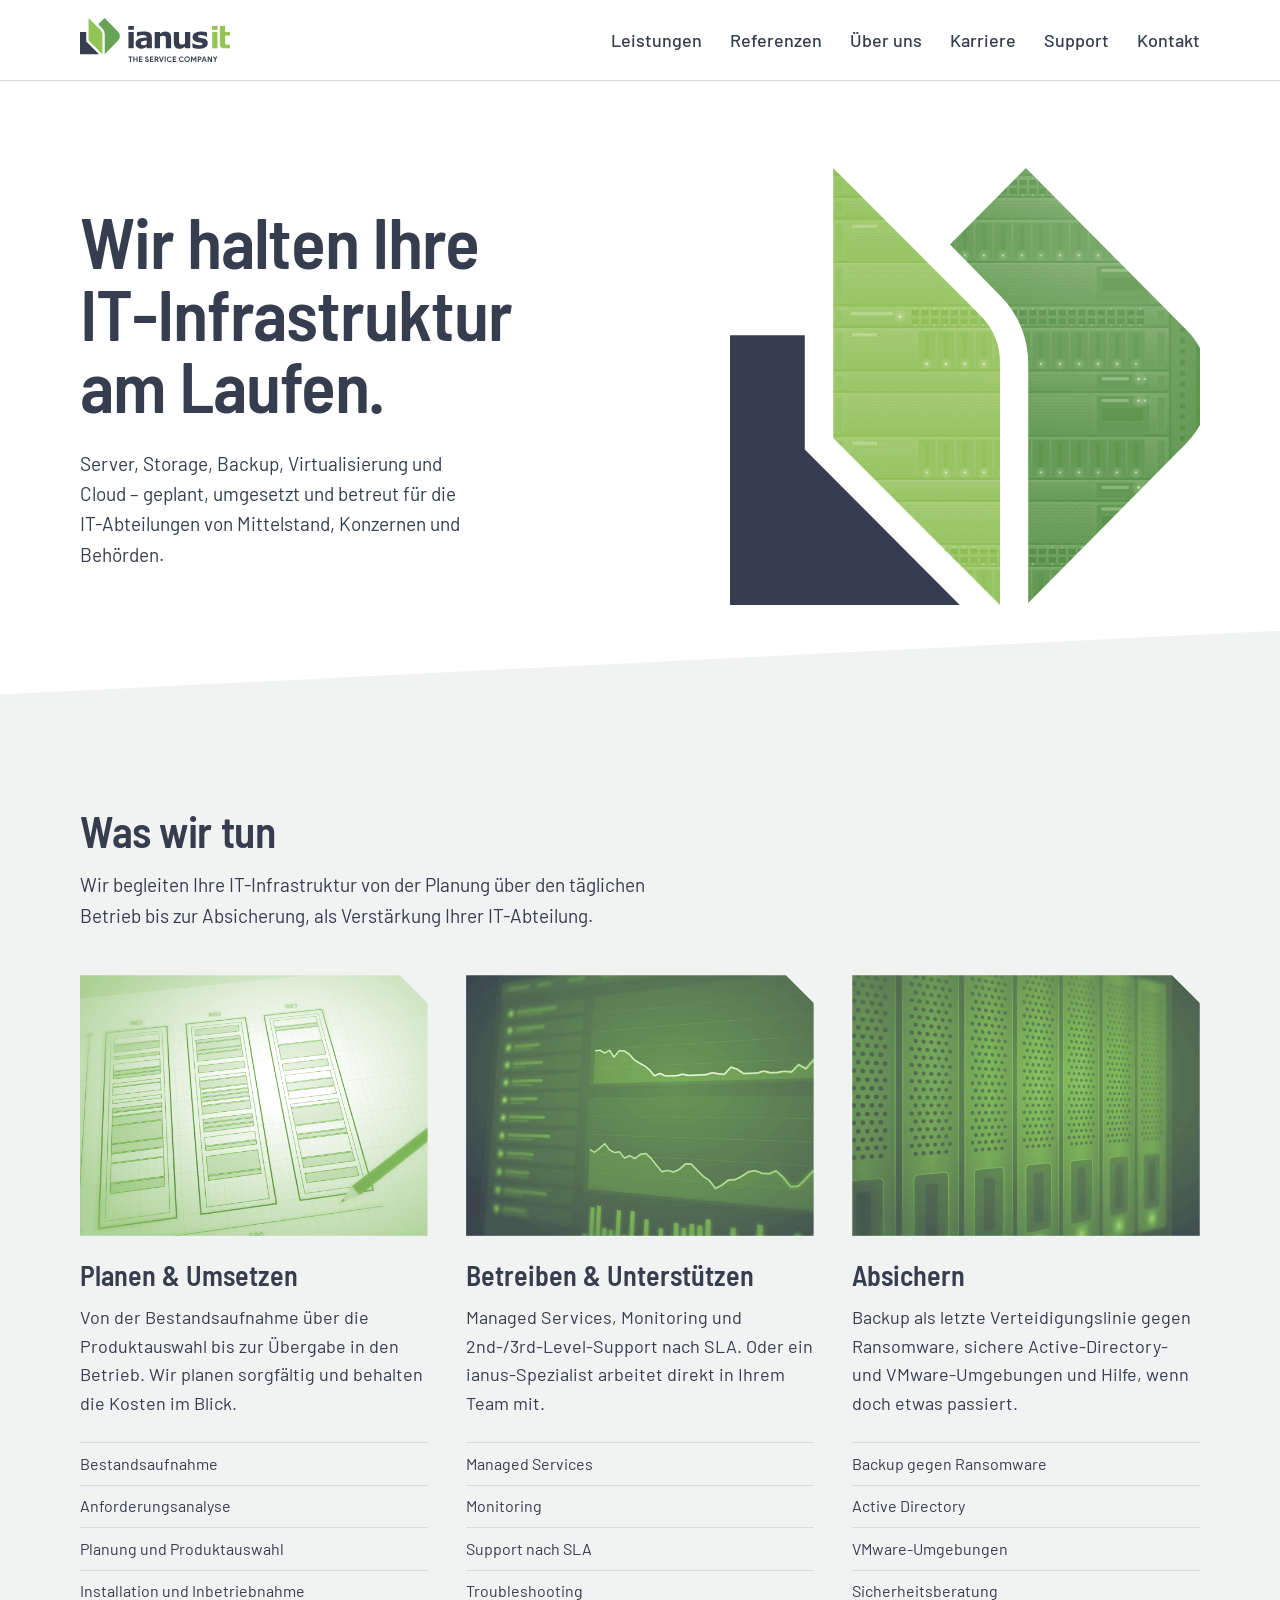
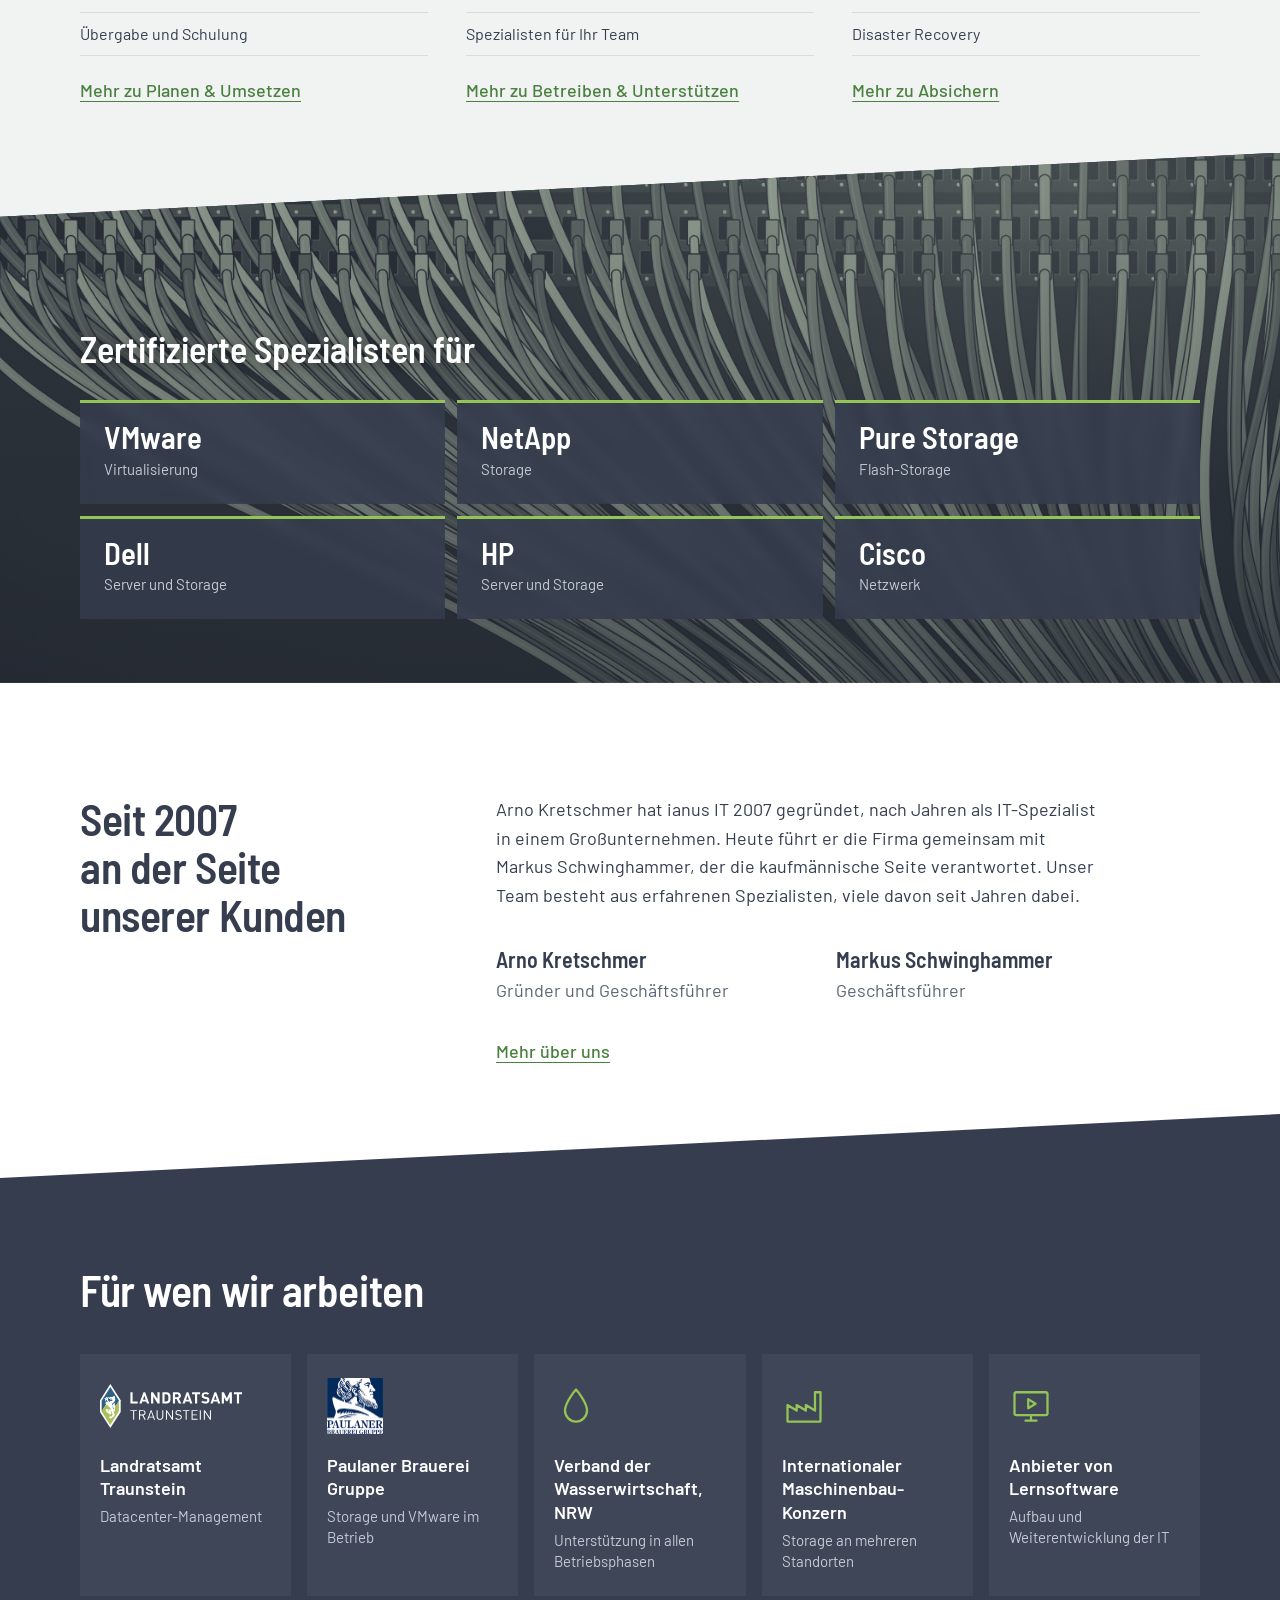
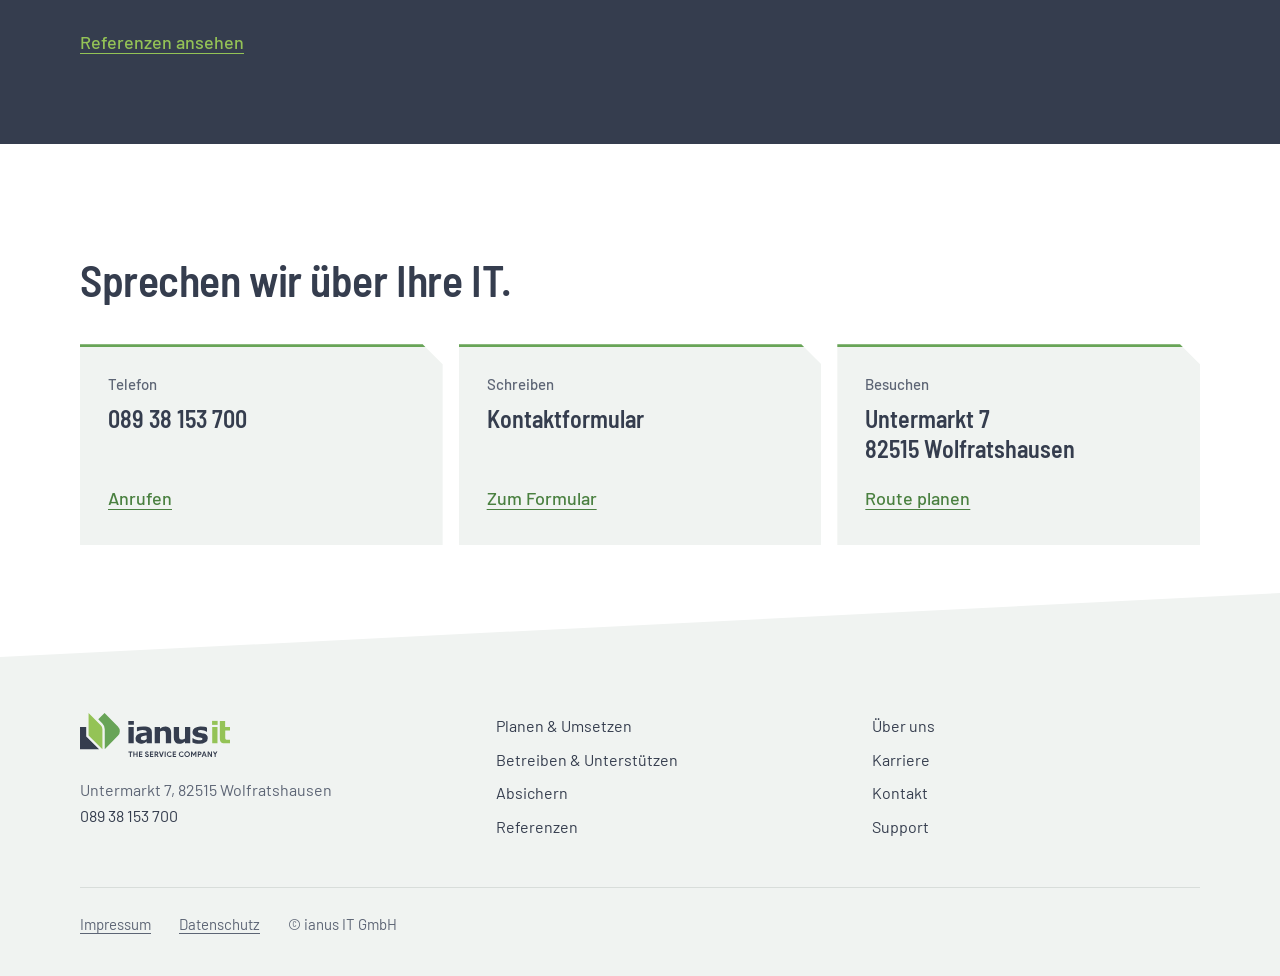
<file: index.html>
<!doctype html>
<html lang="de">
<head>
  <meta charset="utf-8">
  <meta name="viewport" content="width=device-width, initial-scale=1">
  <script>document.documentElement.classList.add('js')</script>

  <!-- ===== Google: Titel und Beschreibung im Suchergebnis ===== -->
  <title>ianus IT | IT-Infrastruktur und IT-Sicherheit bei München</title>
  <meta name="description" content="IT-Dienstleister aus Wolfratshausen: Server, Storage, Backup, VMware und Cloud für Mittelstand, Konzerne und Behörden. Seit 2007.">
  <link rel="canonical" href="https://www.ianus-it.de/">

  <!-- Vorschau beim Teilen (LinkedIn, Messenger usw.) -->
  <meta property="og:type" content="website">
  <meta property="og:locale" content="de_DE">
  <meta property="og:site_name" content="ianus IT">
  <meta property="og:title" content="ianus IT | IT-Infrastruktur und IT-Sicherheit bei München">
  <meta property="og:description" content="Server, Storage, Backup, VMware und Cloud für Mittelstand, Konzerne und Behörden. Seit 2007, heute in Wolfratshausen bei München.">
  <meta property="og:url" content="https://www.ianus-it.de/">

  <link rel="icon" href="img/favicon.svg" type="image/svg+xml">

  <!-- VOR DEM LIVEGANG: Schrift selbst hosten (Datenschutz). Diese drei Zeilen
       werden dann durch lokale Schriftdateien im Ordner fonts/ ersetzt. -->
  <link rel="preconnect" href="https://fonts.googleapis.com">
  <link rel="preconnect" href="https://fonts.gstatic.com" crossorigin>
  <link rel="stylesheet" href="https://fonts.googleapis.com/css2?family=Barlow+Semi+Condensed:wght@500;600&family=Barlow:wght@400;500;600&display=swap">

  <link rel="stylesheet" href="css/style.css">

  <!-- Firmendaten für Google (strukturierte Daten) -->
  <script type="application/ld+json">
  {
    "@context": "https://schema.org",
    "@type": "ProfessionalService",
    "name": "ianus IT GmbH",
    "url": "https://www.ianus-it.de/",
    "logo": "https://www.ianus-it.de/img/ianus-logo.svg",
    "telephone": "+49 89 38153700",
    "foundingDate": "2007",
    "founder": { "@type": "Person", "name": "Arno Kretschmer" },
    "address": {
      "@type": "PostalAddress",
      "streetAddress": "Untermarkt 7",
      "postalCode": "82515",
      "addressLocality": "Wolfratshausen",
      "addressCountry": "DE"
    },
    "areaServed": "DE",
    "description": "IT-Dienstleister für Rechenzentrums-Infrastruktur, Storage, Backup, Virtualisierung, Cloud und IT-Sicherheit."
  }
  </script>
</head>
<body>
  <a class="skip-link" href="#inhalt">Zum Inhalt springen</a>

  <!-- Farbfilter für Fotos: Jedes Bild in den Logoformen und im Bildband
       bekommt automatisch die ianus-Farben. Neue Fotos einfach austauschen. -->
  <svg class="filters" aria-hidden="true" focusable="false">
    <filter id="ton-gruen" color-interpolation-filters="sRGB">
      <feColorMatrix type="saturate" values="0"/>
      <feComponentTransfer>
        <feFuncR type="table" tableValues="0.31 0.86"/>
        <feFuncG type="table" tableValues="0.54 0.95"/>
        <feFuncB type="table" tableValues="0.25 0.80"/>
      </feComponentTransfer>
    </filter>
    <filter id="ton-hellgruen" color-interpolation-filters="sRGB">
      <feColorMatrix type="saturate" values="0"/>
      <feComponentTransfer>
        <feFuncR type="table" tableValues="0.53 0.95"/>
        <feFuncG type="table" tableValues="0.73 0.98"/>
        <feFuncB type="table" tableValues="0.29 0.90"/>
      </feComponentTransfer>
    </filter>
    <filter id="ton-frisch" color-interpolation-filters="sRGB">
      <!-- Leistungsbilder: Schatten Anthrazit, Mitteltöne frisches Grün, Lichter Weiß -->
      <feColorMatrix type="saturate" values="0"/>
      <feComponentTransfer>
        <feFuncR type="gamma" exponent="0.6"/><feFuncG type="gamma" exponent="0.6"/><feFuncB type="gamma" exponent="0.6"/>
      </feComponentTransfer>
      <feComponentTransfer>
        <feFuncR type="linear" slope="1.2" intercept="-0.1"/><feFuncG type="linear" slope="1.2" intercept="-0.1"/><feFuncB type="linear" slope="1.2" intercept="-0.1"/>
      </feComponentTransfer>
      <feComponentTransfer>
        <feFuncR type="table" tableValues="0.208 0.498 1"/>
        <feFuncG type="table" tableValues="0.239 0.722 1"/>
        <feFuncB type="table" tableValues="0.306 0.353 1"/>
      </feComponentTransfer>
    </filter>
    <filter id="ton-anthrazit" color-interpolation-filters="sRGB">
      <feColorMatrix type="saturate" values="0"/>
      <feComponentTransfer>
        <feFuncR type="table" tableValues="0.13 0.84"/>
        <feFuncG type="table" tableValues="0.15 0.91"/>
        <feFuncB type="table" tableValues="0.19 0.80"/>
      </feComponentTransfer>
    </filter>
  </svg>

  <!-- ===================== KOPFZEILE ===================== -->
  <header class="site-header">
    <div class="wrap site-header__inner">
      <a class="brand" href="index.html" aria-label="ianus IT – zur Startseite">
        <img src="img/ianus-logo.svg" alt="ianus IT – The Service Company" width="180" height="53">
      </a>

      <button class="nav-toggle" type="button" aria-expanded="false" aria-controls="hauptnavigation">Menü</button>

      <nav class="site-nav" id="hauptnavigation" aria-label="Hauptnavigation">
        <ul class="site-nav__list">
          <li><a href="#leistungen">Leistungen</a></li>
          <li><a href="referenzen.html">Referenzen</a></li>
          <li><a href="ueber-uns.html">Über uns</a></li>
          <li><a href="karriere.html">Karriere</a></li>
          <li><a href="support.html">Support</a></li>
          <li><a href="kontakt.html">Kontakt</a></li>
        </ul>
      </nav>
    </div>
  </header>

  <main id="inhalt">

    <!-- ===================== 1. EINSTIEG =====================
         Rechts das ianus-Zeichen, groß. In den beiden grünen Formen steckt ein Foto.
         Eigenes Foto: img/platzhalter-rack.jpg durch eure Datei ersetzen
         (Hochformat, etwa 1200 × 1500 Pixel), Dateiname in beiden <image> anpassen. -->
    <section class="hero">
      <div class="wrap hero__grid">
        <div class="hero__copy">
          <h1 class="hero__title">Wir halten Ihre IT&#8209;Infrastruktur am&nbsp;Laufen.</h1>
          <p class="hero__text">Server, Storage, Backup, Virtualisierung und Cloud – geplant, umgesetzt und betreut für die IT-Abteilungen von Mittelstand, Konzernen und Behörden.</p>
        </div>

        <svg class="hero__mark" viewBox="-1 -1 48 46" role="img" aria-label="Das ianus-Zeichen, in den grünen Formen ein Blick auf ein Server-Rack">
          <defs>
            <clipPath id="form-gruen"><path d="M29.82,27.31h0V19.63A9.55,9.55,0,0,0,27,12.75L22,7.65,29.59,0,45.66,16.21a8,8,0,0,1,0,11.28l-15.84,16Z"/></clipPath>
            <clipPath id="form-hellgruen"><path d="M25,14.71a6.78,6.78,0,0,1,2,4.92V43.7L10.32,27V0Z"/></clipPath>
          </defs>
          <polygon class="mark-part mark-part--base" points="7.48 16.72 7.48 28.16 22.98 43.7 0 43.7 0 16.72 7.48 16.72" fill="#353d4e"/>
          <g class="mark-part mark-part--mid" clip-path="url(#form-hellgruen)">
            <rect x="9" y="-1" width="20" height="46" fill="#94c356"/>
            <image href="img/platzhalter-rack.jpg" x="6" y="-4" width="42" height="52.5" preserveAspectRatio="xMidYMid slice" filter="url(#ton-hellgruen)"/>
          </g>
          <g class="mark-part mark-part--top" clip-path="url(#form-gruen)">
            <rect x="21" y="-1" width="26" height="46" fill="#68a457"/>
            <image href="img/platzhalter-rack.jpg" x="6" y="-4" width="42" height="52.5" preserveAspectRatio="xMidYMid slice" filter="url(#ton-gruen)"/>
          </g>
        </svg>
      </div>
    </section>

    <!-- ===================== 2. LEISTUNGEN =====================
         Jede Leistung hat ein Bild; alle drei bekommen denselben Farbton (Filter "ton-frisch").
         Eigene Fotos: img/platzhalter-planen.jpg usw. ersetzen (Querformat 4:3, etwa 1200 × 900 Pixel). -->
    <section class="services slant" id="leistungen" aria-labelledby="services-title">
      <div class="wrap">
        <h2 class="section-title" id="services-title">Was wir tun</h2>
        <p class="section-lead">Wir begleiten Ihre IT-Infrastruktur von der Planung über den täglichen Betrieb bis zur Absicherung, als Verstärkung Ihrer IT-Abteilung.</p>
        <div class="services__grid">
          <article class="service">
            <svg class="service__image" viewBox="0 0 1200 900" preserveAspectRatio="xMidYMid slice" aria-hidden="true"><image href="img/platzhalter-planen.jpg" width="1200" height="900" preserveAspectRatio="xMidYMid slice" filter="url(#ton-frisch)"/></svg>
            <h3 class="service__title">Planen &amp; Umsetzen</h3>
            <p>Von der Bestandsaufnahme über die Produktauswahl bis zur Übergabe in den Betrieb. Wir planen sorgfältig und behalten die Kosten im Blick.</p>
            <ul class="service__points">
              <li>Bestandsaufnahme</li>
              <li>Anforderungsanalyse</li>
              <li>Planung und Produktauswahl</li>
              <li>Installation und Inbetriebnahme</li>
              <li>Übergabe und Schulung</li>
            </ul>
            <a class="service__link" href="planen-und-umsetzen.html">Mehr zu Planen &amp; Umsetzen</a>
          </article>
          <article class="service">
            <svg class="service__image" viewBox="0 0 1200 900" preserveAspectRatio="xMidYMid slice" aria-hidden="true"><image href="img/platzhalter-betreiben.jpg" width="1200" height="900" preserveAspectRatio="xMidYMid slice" filter="url(#ton-frisch)"/></svg>
            <h3 class="service__title">Betreiben &amp; Unterstützen</h3>
            <p>Managed Services, Monitoring und 2nd-/3rd-Level-Support nach SLA. Oder ein ianus-Spezialist arbeitet direkt in Ihrem Team mit.</p>
            <ul class="service__points">
              <li>Managed Services</li>
              <li>Monitoring</li>
              <li>Support nach SLA</li>
              <li>Troubleshooting</li>
              <li>Spezialisten für Ihr Team</li>
            </ul>
            <a class="service__link" href="betreiben-und-unterstuetzen.html">Mehr zu Betreiben &amp; Unterstützen</a>
          </article>
          <article class="service">
            <svg class="service__image" viewBox="0 0 1200 900" preserveAspectRatio="xMidYMid slice" aria-hidden="true"><image href="img/platzhalter-absichern.jpg" width="1200" height="900" preserveAspectRatio="xMidYMid slice" filter="url(#ton-frisch)"/></svg>
            <h3 class="service__title">Absichern</h3>
            <p>Backup als letzte Verteidigungslinie gegen Ransomware, sichere Active-Directory- und VMware-Umgebungen und Hilfe, wenn doch etwas passiert.</p>
            <ul class="service__points">
              <li>Backup gegen Ransomware</li>
              <li>Active Directory</li>
              <li>VMware-Umgebungen</li>
              <li>Sicherheitsberatung</li>
              <li>Disaster Recovery</li>
            </ul>
            <a class="service__link" href="absichern.html">Mehr zu Absichern</a>
          </article>
        </div>
      </div>
    </section>

    <!-- ===================== 3. BILDBAND MIT TECHNOLOGIEN =====================
         Eigenes Foto: img/platzhalter-kabel.jpg ersetzen (Querformat, etwa 1800 × 800 Pixel).
         Jede Kachel: Hersteller und wofür wir ihn einsetzen. -->
    <section class="band slant" aria-labelledby="tech-title">
      <svg class="band__image" viewBox="0 0 1800 620" preserveAspectRatio="xMidYMid slice" aria-hidden="true">
        <image href="img/platzhalter-kabel.jpg" x="0" y="-90" width="1800" height="800" preserveAspectRatio="xMidYMid slice" filter="url(#ton-anthrazit)"/>
      </svg>
      <div class="wrap band__inner">
        <h2 class="band__title" id="tech-title">Zertifizierte Spezialisten für</h2>
        <ul class="tech-grid">
          <li><span class="tech-grid__name">VMware</span><span class="tech-grid__what">Virtualisierung</span></li>
          <li><span class="tech-grid__name">NetApp</span><span class="tech-grid__what">Storage</span></li>
          <li><span class="tech-grid__name">Pure Storage</span><span class="tech-grid__what">Flash-Storage</span></li>
          <li><span class="tech-grid__name">Dell</span><span class="tech-grid__what">Server und Storage</span></li>
          <li><span class="tech-grid__name">HP</span><span class="tech-grid__what">Server und Storage</span></li>
          <li><span class="tech-grid__name">Cisco</span><span class="tech-grid__what">Netzwerk</span></li>
        </ul>
      </div>
    </section>

    <!-- ===================== 4. ÜBER UNS ===================== -->
    <section class="about" aria-labelledby="about-title">
      <div class="wrap split">
        <h2 class="section-title" id="about-title">Seit 2007 an der Seite unserer Kunden</h2>
        <div class="split__body">
          <p class="about__text">Arno Kretschmer hat ianus IT 2007 gegründet, nach Jahren als IT-Spezialist in einem Großunternehmen. Heute führt er die Firma gemeinsam mit Markus Schwinghammer, der die kaufmännische Seite verantwortet. Unser Team besteht aus erfahrenen Spezialisten, viele davon seit Jahren dabei.</p>
          <dl class="people">
            <div class="people__item">
              <dt>Arno Kretschmer</dt>
              <dd>Gründer und Geschäftsführer</dd>
            </div>
            <div class="people__item">
              <dt>Markus Schwinghammer</dt>
              <dd>Geschäftsführer</dd>
            </div>
          </dl>
          <p class="more"><a href="ueber-uns.html">Mehr über uns</a></p>
        </div>
      </div>
    </section>

    <!-- ===================== 5. KUNDEN =====================
         Alle Kunden gleich groß nebeneinander. Logos dürfen nur mit Freigabe des Kunden rein. -->
    <section class="clients slant" aria-labelledby="clients-title">
      <div class="wrap">
        <h2 class="section-title" id="clients-title">Für wen wir arbeiten</h2>
        <ul class="clients__list">
          <li class="client">
            <div class="client__mark"><img class="logo-traunstein" src="img/kunde-landratsamt-traunstein.svg" alt="" width="155" height="48"></div>
            <div class="client__text"><p class="client__name">Landratsamt Traunstein</p>
            <p class="client__task">Datacenter-Management</p></div>
          </li>
          <li class="client">
            <div class="client__mark"><img class="logo-paulaner" src="img/kunde-paulaner.png" alt="" width="56" height="56"></div>
            <div class="client__text"><p class="client__name">Paulaner Brauerei Gruppe</p>
            <p class="client__task">Storage und VMware im Betrieb</p></div>
          </li>
          <li class="client">
            <div class="client__mark"><svg class="client__icon" viewBox="0 0 48 48" aria-hidden="true" fill="none" stroke="currentColor" stroke-width="2.5" stroke-linejoin="round" stroke-linecap="round"><path d="M24 6c0 0-12 13.5-12 23a12 12 0 0 0 24 0C36 19.5 24 6 24 6z"/></svg></div>
            <div class="client__text"><p class="client__name">Verband der Wasserwirtschaft, NRW</p>
            <p class="client__task">Unterstützung in allen Betriebsphasen</p></div>
          </li>
          <li class="client">
            <div class="client__mark"><svg class="client__icon" viewBox="0 0 48 48" aria-hidden="true" fill="none" stroke="currentColor" stroke-width="2.5" stroke-linejoin="round" stroke-linecap="round"><path d="M6 41V23l10 6v-6l10 6v-6l10 6V9h6v32z"/></svg></div>
            <div class="client__text"><p class="client__name">Internationaler Maschinenbau-Konzern</p>
            <p class="client__task">Storage an mehreren Standorten</p></div>
          </li>
          <li class="client">
            <div class="client__mark"><svg class="client__icon" viewBox="0 0 48 48" aria-hidden="true" fill="none" stroke="currentColor" stroke-width="2.5" stroke-linejoin="round" stroke-linecap="round"><rect x="6" y="9" width="36" height="25" rx="2"/><path d="M18 40h12M24 34v6"/><path d="M21 16.5v10l8-5z"/></svg></div>
            <div class="client__text"><p class="client__name">Anbieter von Lernsoftware</p>
            <p class="client__task">Aufbau und Weiterentwicklung der IT</p></div>
          </li>
        </ul>
        <p class="more more--on-dark"><a href="referenzen.html">Referenzen ansehen</a></p>
      </div>
    </section>

    <!-- ===================== 6. KONTAKT ===================== -->
    <section class="contact" aria-labelledby="contact-title">
      <div class="wrap">
        <h2 class="section-title" id="contact-title">Sprechen wir über Ihre&nbsp;IT.</h2>
        <ul class="contact-ways">
          <li>
            <span class="contact-ways__label">Telefon</span>
            <span class="contact-ways__value">089 38 153 700</span>
            <a class="contact-ways__link" href="tel:+498938153700">Anrufen</a>
          </li>
          <li>
            <span class="contact-ways__label">Schreiben</span>
            <span class="contact-ways__value">Kontaktformular</span>
            <a class="contact-ways__link" href="kontakt.html">Zum Formular</a>
          </li>
          <li>
            <span class="contact-ways__label">Besuchen</span>
            <address class="contact-ways__value">Untermarkt 7<br>82515 Wolfratshausen</address>
            <a class="contact-ways__link" href="https://www.google.com/maps/search/?api=1&amp;query=Untermarkt+7+82515+Wolfratshausen" rel="noopener">Route planen</a>
          </li>
        </ul>
      </div>
    </section>

  </main>

  <!-- ===================== FUSSZEILE ===================== -->
  <footer class="site-footer slant">
    <div class="wrap site-footer__grid">
      <div>
        <img src="img/ianus-logo.svg" alt="ianus IT" width="150" height="44">
        <p class="site-footer__address">Untermarkt 7, 82515 Wolfratshausen<br><a href="tel:+498938153700">089 38 153 700</a></p>
      </div>
      <nav aria-label="Fußzeile">
        <ul class="site-footer__links">
          <li><a href="planen-und-umsetzen.html">Planen &amp; Umsetzen</a></li>
          <li><a href="betreiben-und-unterstuetzen.html">Betreiben &amp; Unterstützen</a></li>
          <li><a href="absichern.html">Absichern</a></li>
          <li><a href="referenzen.html">Referenzen</a></li>
          <li><a href="ueber-uns.html">Über uns</a></li>
          <li><a href="karriere.html">Karriere</a></li>
          <li><a href="kontakt.html">Kontakt</a></li>
          <li><a href="support.html">Support</a></li>
        </ul>
      </nav>
      <p class="site-footer__legal"><a href="impressum.html">Impressum</a> <a href="datenschutz.html">Datenschutz</a> <span>© ianus IT GmbH</span></p>
    </div>
  </footer>

  <script src="js/main.js" defer></script>
</body>
</html>
</file>
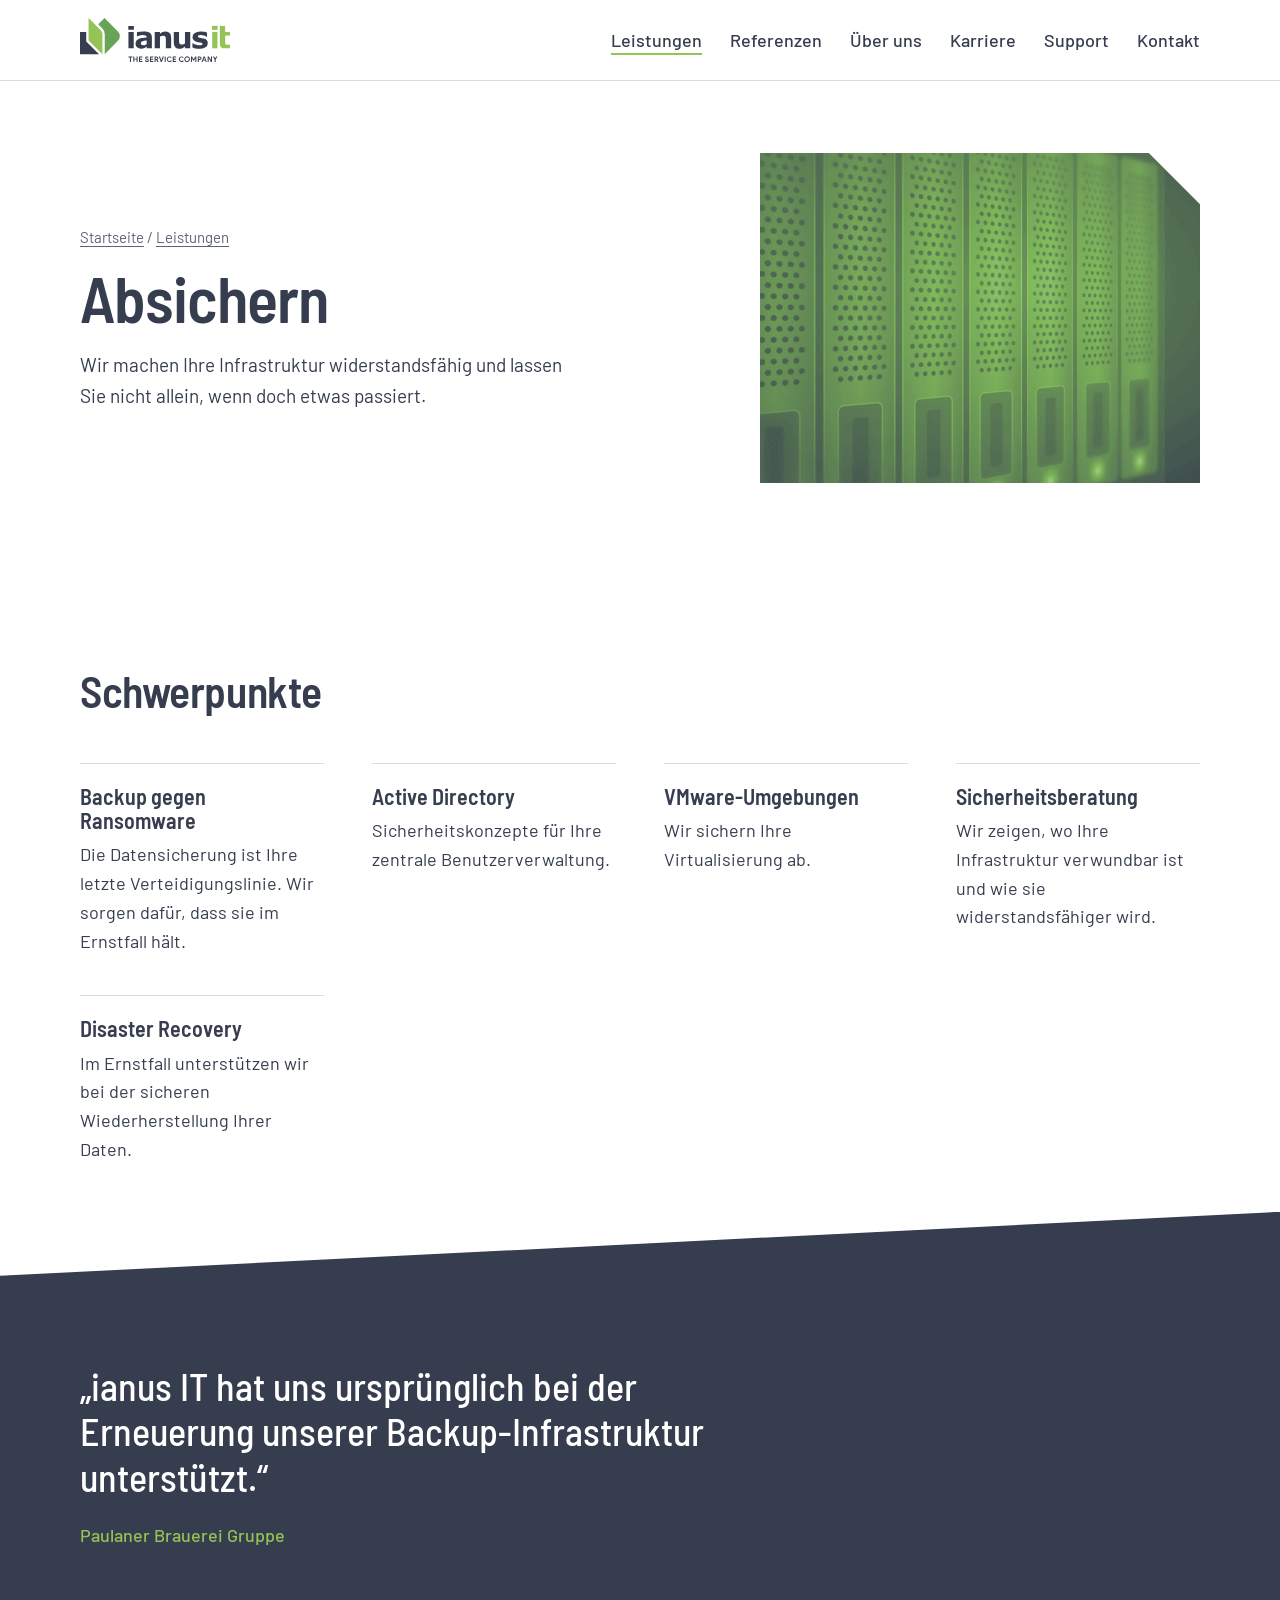
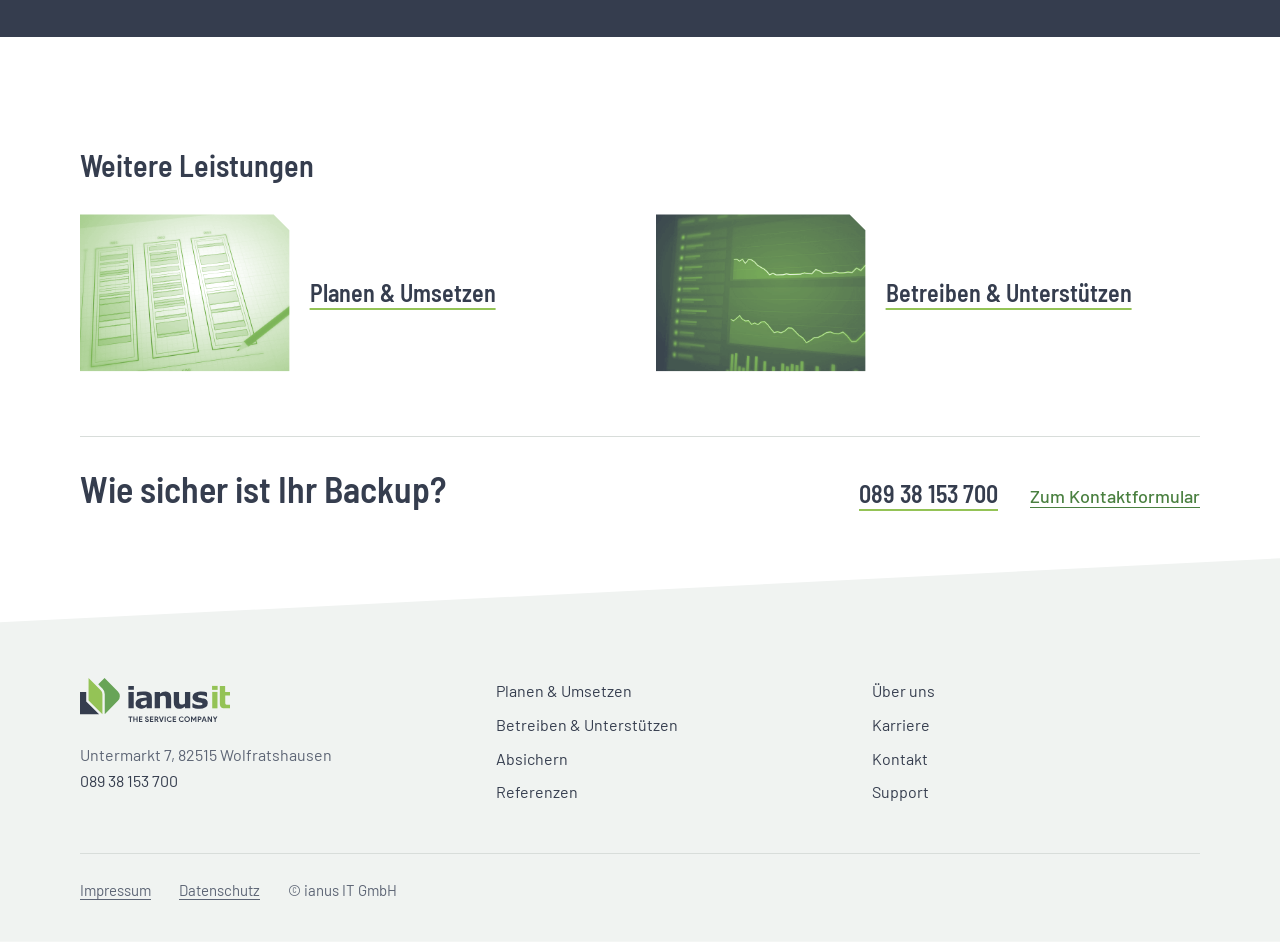
<file: absichern.html>
<!doctype html>
<html lang="de">
<head>
  <meta charset="utf-8">
  <meta name="viewport" content="width=device-width, initial-scale=1">
  <script>document.documentElement.classList.add('js')</script>

  <!-- ===== Google: Titel und Beschreibung im Suchergebnis ===== -->
  <title>IT-Sicherheit, Backup und Ransomware-Schutz | ianus IT</title>
  <meta name="description" content="Backup als letzte Verteidigungslinie gegen Ransomware, sichere Active-Directory- und VMware-Umgebungen und Hilfe bei der Wiederherstellung im Ernstfall.">
  <link rel="canonical" href="https://www.ianus-it.de/absichern.html">

  <meta property="og:type" content="website">
  <meta property="og:locale" content="de_DE">
  <meta property="og:site_name" content="ianus IT">
  <meta property="og:title" content="IT-Sicherheit, Backup und Ransomware-Schutz | ianus IT">
  <meta property="og:description" content="Backup als letzte Verteidigungslinie gegen Ransomware, sichere Active-Directory- und VMware-Umgebungen und Hilfe bei der Wiederherstellung im Ernstfall.">
  <meta property="og:url" content="https://www.ianus-it.de/absichern.html">

  <link rel="icon" href="img/favicon.svg" type="image/svg+xml">

  <!-- VOR DEM LIVEGANG: Schrift selbst hosten (Datenschutz). -->
  <link rel="preconnect" href="https://fonts.googleapis.com">
  <link rel="preconnect" href="https://fonts.gstatic.com" crossorigin>
  <link rel="stylesheet" href="https://fonts.googleapis.com/css2?family=Barlow+Semi+Condensed:wght@500;600&family=Barlow:wght@400;500;600&display=swap">

  <link rel="stylesheet" href="css/style.css">
</head>
<body>
  <a class="skip-link" href="#inhalt">Zum Inhalt springen</a>

  <!-- Farbfilter für Fotos: Jedes Bild in den Logoformen und im Bildband
       bekommt automatisch die ianus-Farben. Neue Fotos einfach austauschen. -->
  <svg class="filters" aria-hidden="true" focusable="false">
    <filter id="ton-gruen" color-interpolation-filters="sRGB">
      <feColorMatrix type="saturate" values="0"/>
      <feComponentTransfer>
        <feFuncR type="table" tableValues="0.31 0.86"/>
        <feFuncG type="table" tableValues="0.54 0.95"/>
        <feFuncB type="table" tableValues="0.25 0.80"/>
      </feComponentTransfer>
    </filter>
    <filter id="ton-hellgruen" color-interpolation-filters="sRGB">
      <feColorMatrix type="saturate" values="0"/>
      <feComponentTransfer>
        <feFuncR type="table" tableValues="0.53 0.95"/>
        <feFuncG type="table" tableValues="0.73 0.98"/>
        <feFuncB type="table" tableValues="0.29 0.90"/>
      </feComponentTransfer>
    </filter>
    <filter id="ton-frisch" color-interpolation-filters="sRGB">
      <!-- Leistungsbilder: Schatten Anthrazit, Mitteltöne frisches Grün, Lichter Weiß -->
      <feColorMatrix type="saturate" values="0"/>
      <feComponentTransfer>
        <feFuncR type="gamma" exponent="0.6"/><feFuncG type="gamma" exponent="0.6"/><feFuncB type="gamma" exponent="0.6"/>
      </feComponentTransfer>
      <feComponentTransfer>
        <feFuncR type="linear" slope="1.2" intercept="-0.1"/><feFuncG type="linear" slope="1.2" intercept="-0.1"/><feFuncB type="linear" slope="1.2" intercept="-0.1"/>
      </feComponentTransfer>
      <feComponentTransfer>
        <feFuncR type="table" tableValues="0.208 0.498 1"/>
        <feFuncG type="table" tableValues="0.239 0.722 1"/>
        <feFuncB type="table" tableValues="0.306 0.353 1"/>
      </feComponentTransfer>
    </filter>
    <filter id="ton-anthrazit" color-interpolation-filters="sRGB">
      <feColorMatrix type="saturate" values="0"/>
      <feComponentTransfer>
        <feFuncR type="table" tableValues="0.13 0.84"/>
        <feFuncG type="table" tableValues="0.15 0.91"/>
        <feFuncB type="table" tableValues="0.19 0.80"/>
      </feComponentTransfer>
    </filter>
  </svg>

  <!-- ===================== KOPFZEILE ===================== -->
  <header class="site-header">
    <div class="wrap site-header__inner">
      <a class="brand" href="index.html" aria-label="ianus IT – zur Startseite">
        <img src="img/ianus-logo.svg" alt="ianus IT – The Service Company" width="180" height="53">
      </a>

      <button class="nav-toggle" type="button" aria-expanded="false" aria-controls="hauptnavigation">Menü</button>

      <nav class="site-nav" id="hauptnavigation" aria-label="Hauptnavigation">
        <ul class="site-nav__list">
          <li><a href="index.html#leistungen" aria-current="page">Leistungen</a></li>
          <li><a href="referenzen.html">Referenzen</a></li>
          <li><a href="ueber-uns.html">Über uns</a></li>
          <li><a href="karriere.html">Karriere</a></li>
          <li><a href="support.html">Support</a></li>
          <li><a href="kontakt.html">Kontakt</a></li>
        </ul>
      </nav>
    </div>
  </header>

  <main id="inhalt">

    <!-- ===================== EINSTIEG =====================
         Bild austauschen: img/platzhalter-absichern.jpg (Querformat 4:3, etwa 1200 × 900 Pixel). -->
    <section class="page-hero">
      <div class="wrap page-hero__grid">
        <div>
          <nav class="crumbs" aria-label="Pfad"><a href="index.html">Startseite</a> / <a href="index.html#leistungen">Leistungen</a></nav>
          <h1 class="page-title">Absichern</h1>
          <p class="lead">Wir machen Ihre Infrastruktur widerstandsfähig und lassen Sie nicht allein, wenn doch etwas passiert.</p>
        </div>
        <svg class="page-hero__image" viewBox="0 0 1200 900" preserveAspectRatio="xMidYMid slice" aria-hidden="true"><image href="img/platzhalter-absichern.jpg" width="1200" height="900" preserveAspectRatio="xMidYMid slice" filter="url(#ton-frisch)"/></svg>
      </div>
    </section>

    <!-- ===================== SCHWERPUNKTE ===================== -->
    <section class="section" aria-labelledby="schwerpunkte-title">
      <div class="wrap">
        <h2 class="section-title" id="schwerpunkte-title">Schwerpunkte</h2>
        <ul class="features">
          <li><h3>Backup gegen Ransomware</h3><p>Die Datensicherung ist Ihre letzte Verteidigungslinie. Wir sorgen dafür, dass sie im Ernstfall hält.</p></li>
          <li><h3>Active Directory</h3><p>Sicherheitskonzepte für Ihre zentrale Benutzerverwaltung.</p></li>
          <li><h3>VMware-Umgebungen</h3><p>Wir sichern Ihre Virtualisierung ab.</p></li>
          <li><h3>Sicherheitsberatung</h3><p>Wir zeigen, wo Ihre Infrastruktur verwundbar ist und wie sie widerstandsfähiger wird.</p></li>
          <li><h3>Disaster Recovery</h3><p>Im Ernstfall unterstützen wir bei der sicheren Wiederherstellung Ihrer Daten.</p></li>
        </ul>
      </div>
    </section>

    <!-- ===================== KUNDENSTIMME ===================== -->
    <section class="quote-band slant" aria-label="Kundenstimme">
      <div class="wrap">
        <blockquote class="quote">
          <p>„ianus IT hat uns ursprünglich bei der Erneuerung unserer Backup-Infrastruktur unterstützt.“</p>
          <footer>Paulaner Brauerei Gruppe</footer>
        </blockquote>
      </div>
    </section>

    <!-- ===================== WEITERE LEISTUNGEN ===================== -->
    <section class="related" aria-labelledby="related-title">
      <div class="wrap">
        <h2 class="related__heading" id="related-title">Weitere Leistungen</h2>
        <div class="related__grid">
          <a class="related__item" href="planen-und-umsetzen.html">
            <svg class="related__image" viewBox="0 0 1200 900" preserveAspectRatio="xMidYMid slice" aria-hidden="true"><image href="img/platzhalter-planen.jpg" width="1200" height="900" preserveAspectRatio="xMidYMid slice" filter="url(#ton-frisch)"/></svg>
            <span class="related__title">Planen &amp; Umsetzen</span>
          </a>
          <a class="related__item" href="betreiben-und-unterstuetzen.html">
            <svg class="related__image" viewBox="0 0 1200 900" preserveAspectRatio="xMidYMid slice" aria-hidden="true"><image href="img/platzhalter-betreiben.jpg" width="1200" height="900" preserveAspectRatio="xMidYMid slice" filter="url(#ton-frisch)"/></svg>
            <span class="related__title">Betreiben &amp; Unterstützen</span>
          </a>
        </div>
      </div>
    </section>

    <!-- Kontakt, bewusst zurückhaltend -->
    <section class="cta-strip" aria-label="Kontakt">
      <div class="wrap">
        <div class="cta-strip__inner">
          <h2 class="cta-strip__title">Wie sicher ist Ihr Backup?</h2>
          <p class="cta-strip__ways"><a class="contact__phone" href="tel:+498938153700">089 38 153 700</a> <a class="contact__form-link" href="kontakt.html">Zum Kontaktformular</a></p>
        </div>
      </div>
    </section>

  </main>

  <!-- ===================== FUSSZEILE ===================== -->
  <footer class="site-footer slant">
    <div class="wrap site-footer__grid">
      <div>
        <img src="img/ianus-logo.svg" alt="ianus IT" width="150" height="44">
        <p class="site-footer__address">Untermarkt 7, 82515 Wolfratshausen<br><a href="tel:+498938153700">089 38 153 700</a></p>
      </div>
      <nav aria-label="Fußzeile">
        <ul class="site-footer__links">
          <li><a href="planen-und-umsetzen.html">Planen &amp; Umsetzen</a></li>
          <li><a href="betreiben-und-unterstuetzen.html">Betreiben &amp; Unterstützen</a></li>
          <li><a href="absichern.html">Absichern</a></li>
          <li><a href="referenzen.html">Referenzen</a></li>
          <li><a href="ueber-uns.html">Über uns</a></li>
          <li><a href="karriere.html">Karriere</a></li>
          <li><a href="kontakt.html">Kontakt</a></li>
          <li><a href="support.html">Support</a></li>
        </ul>
      </nav>
      <p class="site-footer__legal"><a href="impressum.html">Impressum</a> <a href="datenschutz.html">Datenschutz</a> <span>© ianus IT GmbH</span></p>
    </div>
  </footer>

  <script src="js/main.js" defer></script>
</body>
</html>
</file>
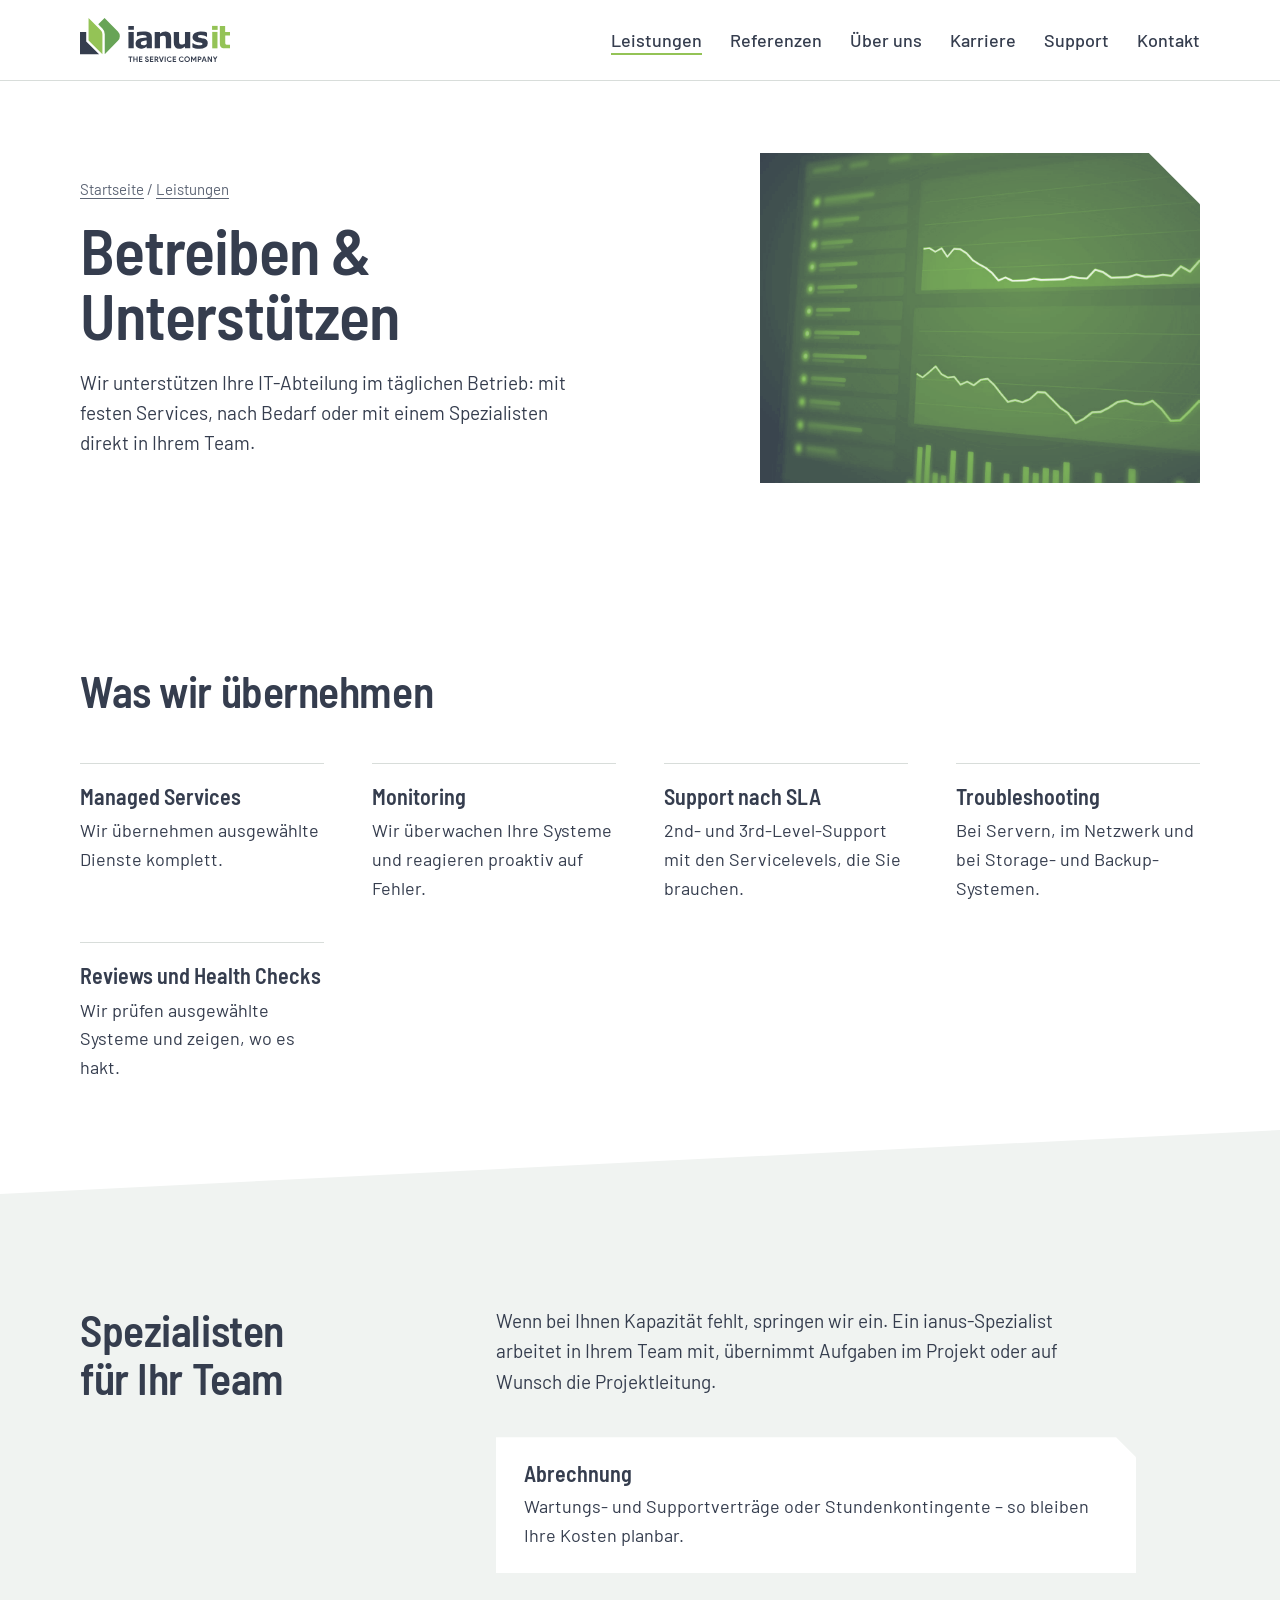
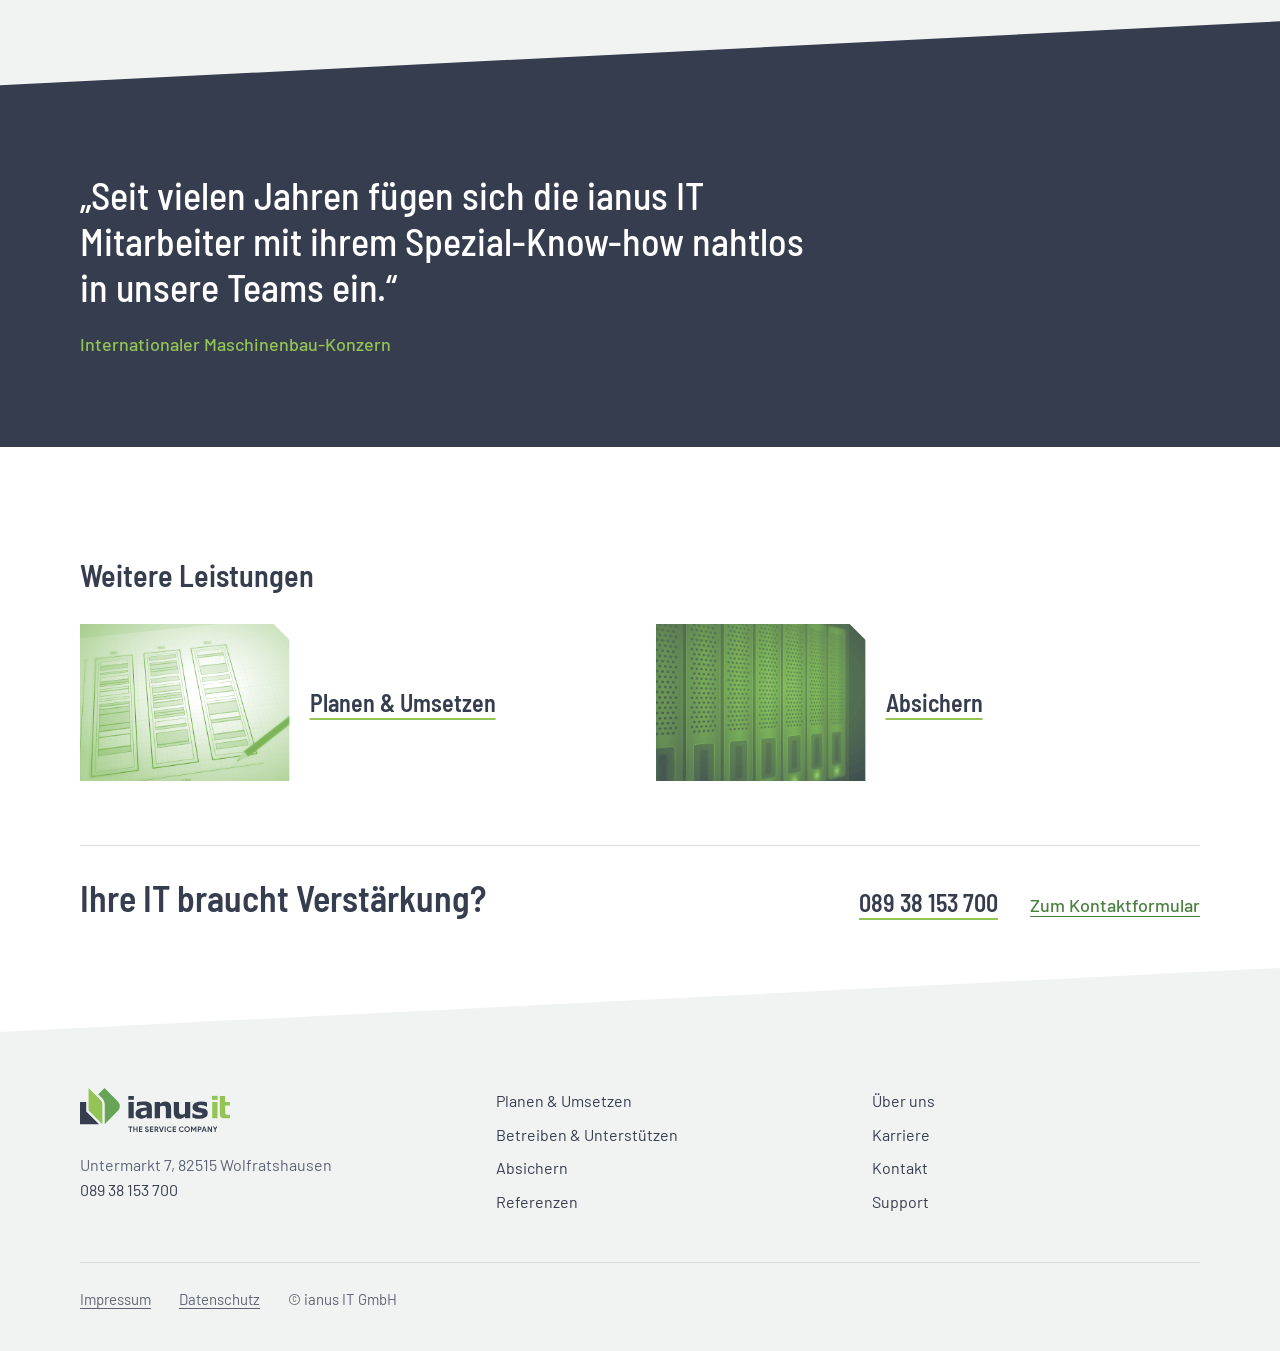
<file: betreiben-und-unterstuetzen.html>
<!doctype html>
<html lang="de">
<head>
  <meta charset="utf-8">
  <meta name="viewport" content="width=device-width, initial-scale=1">
  <script>document.documentElement.classList.add('js')</script>

  <!-- ===== Google: Titel und Beschreibung im Suchergebnis ===== -->
  <title>IT-Betrieb, Managed Services und Support | ianus IT</title>
  <meta name="description" content="Managed Services, Monitoring, 2nd- und 3rd-Level-Support nach SLA und IT-Spezialisten für Ihr Team – für Server, Storage, Backup und VMware.">
  <link rel="canonical" href="https://www.ianus-it.de/betreiben-und-unterstuetzen.html">

  <meta property="og:type" content="website">
  <meta property="og:locale" content="de_DE">
  <meta property="og:site_name" content="ianus IT">
  <meta property="og:title" content="IT-Betrieb, Managed Services und Support | ianus IT">
  <meta property="og:description" content="Managed Services, Monitoring, 2nd- und 3rd-Level-Support nach SLA und IT-Spezialisten für Ihr Team – für Server, Storage, Backup und VMware.">
  <meta property="og:url" content="https://www.ianus-it.de/betreiben-und-unterstuetzen.html">

  <link rel="icon" href="img/favicon.svg" type="image/svg+xml">

  <!-- VOR DEM LIVEGANG: Schrift selbst hosten (Datenschutz). -->
  <link rel="preconnect" href="https://fonts.googleapis.com">
  <link rel="preconnect" href="https://fonts.gstatic.com" crossorigin>
  <link rel="stylesheet" href="https://fonts.googleapis.com/css2?family=Barlow+Semi+Condensed:wght@500;600&family=Barlow:wght@400;500;600&display=swap">

  <link rel="stylesheet" href="css/style.css">
</head>
<body>
  <a class="skip-link" href="#inhalt">Zum Inhalt springen</a>

  <!-- Farbfilter für Fotos: Jedes Bild in den Logoformen und im Bildband
       bekommt automatisch die ianus-Farben. Neue Fotos einfach austauschen. -->
  <svg class="filters" aria-hidden="true" focusable="false">
    <filter id="ton-gruen" color-interpolation-filters="sRGB">
      <feColorMatrix type="saturate" values="0"/>
      <feComponentTransfer>
        <feFuncR type="table" tableValues="0.31 0.86"/>
        <feFuncG type="table" tableValues="0.54 0.95"/>
        <feFuncB type="table" tableValues="0.25 0.80"/>
      </feComponentTransfer>
    </filter>
    <filter id="ton-hellgruen" color-interpolation-filters="sRGB">
      <feColorMatrix type="saturate" values="0"/>
      <feComponentTransfer>
        <feFuncR type="table" tableValues="0.53 0.95"/>
        <feFuncG type="table" tableValues="0.73 0.98"/>
        <feFuncB type="table" tableValues="0.29 0.90"/>
      </feComponentTransfer>
    </filter>
    <filter id="ton-frisch" color-interpolation-filters="sRGB">
      <!-- Leistungsbilder: Schatten Anthrazit, Mitteltöne frisches Grün, Lichter Weiß -->
      <feColorMatrix type="saturate" values="0"/>
      <feComponentTransfer>
        <feFuncR type="gamma" exponent="0.6"/><feFuncG type="gamma" exponent="0.6"/><feFuncB type="gamma" exponent="0.6"/>
      </feComponentTransfer>
      <feComponentTransfer>
        <feFuncR type="linear" slope="1.2" intercept="-0.1"/><feFuncG type="linear" slope="1.2" intercept="-0.1"/><feFuncB type="linear" slope="1.2" intercept="-0.1"/>
      </feComponentTransfer>
      <feComponentTransfer>
        <feFuncR type="table" tableValues="0.208 0.498 1"/>
        <feFuncG type="table" tableValues="0.239 0.722 1"/>
        <feFuncB type="table" tableValues="0.306 0.353 1"/>
      </feComponentTransfer>
    </filter>
    <filter id="ton-anthrazit" color-interpolation-filters="sRGB">
      <feColorMatrix type="saturate" values="0"/>
      <feComponentTransfer>
        <feFuncR type="table" tableValues="0.13 0.84"/>
        <feFuncG type="table" tableValues="0.15 0.91"/>
        <feFuncB type="table" tableValues="0.19 0.80"/>
      </feComponentTransfer>
    </filter>
  </svg>

  <!-- ===================== KOPFZEILE ===================== -->
  <header class="site-header">
    <div class="wrap site-header__inner">
      <a class="brand" href="index.html" aria-label="ianus IT – zur Startseite">
        <img src="img/ianus-logo.svg" alt="ianus IT – The Service Company" width="180" height="53">
      </a>

      <button class="nav-toggle" type="button" aria-expanded="false" aria-controls="hauptnavigation">Menü</button>

      <nav class="site-nav" id="hauptnavigation" aria-label="Hauptnavigation">
        <ul class="site-nav__list">
          <li><a href="index.html#leistungen" aria-current="page">Leistungen</a></li>
          <li><a href="referenzen.html">Referenzen</a></li>
          <li><a href="ueber-uns.html">Über uns</a></li>
          <li><a href="karriere.html">Karriere</a></li>
          <li><a href="support.html">Support</a></li>
          <li><a href="kontakt.html">Kontakt</a></li>
        </ul>
      </nav>
    </div>
  </header>

  <main id="inhalt">

    <!-- ===================== EINSTIEG =====================
         Bild austauschen: img/platzhalter-betreiben.jpg (Querformat 4:3, etwa 1200 × 900 Pixel). -->
    <section class="page-hero">
      <div class="wrap page-hero__grid">
        <div>
          <nav class="crumbs" aria-label="Pfad"><a href="index.html">Startseite</a> / <a href="index.html#leistungen">Leistungen</a></nav>
          <h1 class="page-title">Betreiben &amp; Unterstützen</h1>
          <p class="lead">Wir unterstützen Ihre IT-Abteilung im täglichen Betrieb: mit festen Services, nach Bedarf oder mit einem Spezialisten direkt in Ihrem Team.</p>
        </div>
        <svg class="page-hero__image" viewBox="0 0 1200 900" preserveAspectRatio="xMidYMid slice" aria-hidden="true"><image href="img/platzhalter-betreiben.jpg" width="1200" height="900" preserveAspectRatio="xMidYMid slice" filter="url(#ton-frisch)"/></svg>
      </div>
    </section>

    <!-- ===================== LEISTUNGEN IM BETRIEB ===================== -->
    <section class="section" aria-labelledby="betrieb-title">
      <div class="wrap">
        <h2 class="section-title" id="betrieb-title">Was wir übernehmen</h2>
        <ul class="features">
          <li><h3>Managed Services</h3><p>Wir übernehmen ausgewählte Dienste komplett.</p></li>
          <li><h3>Monitoring</h3><p>Wir überwachen Ihre Systeme und reagieren proaktiv auf Fehler.</p></li>
          <li><h3>Support nach SLA</h3><p>2nd- und 3rd-Level-Support mit den Servicelevels, die Sie brauchen.</p></li>
          <li><h3>Troubleshooting</h3><p>Bei Servern, im Netzwerk und bei Storage- und Backup-Systemen.</p></li>
          <li><h3>Reviews und Health Checks</h3><p>Wir prüfen ausgewählte Systeme und zeigen, wo es hakt.</p></li>
        </ul>
      </div>
    </section>

    <!-- ===================== SPEZIALISTEN ===================== -->
    <section class="section section--mist slant" aria-labelledby="team-title">
      <div class="wrap split">
        <h2 class="section-title" id="team-title">Spezialisten für Ihr Team</h2>
        <div>
          <p class="body-large">Wenn bei Ihnen Kapazität fehlt, springen wir ein. Ein ianus-Spezialist arbeitet in Ihrem Team mit, übernimmt Aufgaben im Projekt oder auf Wunsch die Projektleitung.</p>
          <div class="note">
            <h3 class="note__title">Abrechnung</h3>
            <p>Wartungs- und Supportverträge oder Stundenkontingente – so bleiben Ihre Kosten planbar.</p>
          </div>
        </div>
      </div>
    </section>

    <!-- ===================== KUNDENSTIMME ===================== -->
    <section class="quote-band slant" aria-label="Kundenstimme">
      <div class="wrap">
        <blockquote class="quote">
          <p>„Seit vielen Jahren fügen sich die ianus IT Mitarbeiter mit ihrem Spezial-Know-how nahtlos in unsere Teams ein.“</p>
          <footer>Internationaler Maschinenbau-Konzern</footer>
        </blockquote>
      </div>
    </section>

    <!-- ===================== WEITERE LEISTUNGEN ===================== -->
    <section class="related" aria-labelledby="related-title">
      <div class="wrap">
        <h2 class="related__heading" id="related-title">Weitere Leistungen</h2>
        <div class="related__grid">
          <a class="related__item" href="planen-und-umsetzen.html">
            <svg class="related__image" viewBox="0 0 1200 900" preserveAspectRatio="xMidYMid slice" aria-hidden="true"><image href="img/platzhalter-planen.jpg" width="1200" height="900" preserveAspectRatio="xMidYMid slice" filter="url(#ton-frisch)"/></svg>
            <span class="related__title">Planen &amp; Umsetzen</span>
          </a>
          <a class="related__item" href="absichern.html">
            <svg class="related__image" viewBox="0 0 1200 900" preserveAspectRatio="xMidYMid slice" aria-hidden="true"><image href="img/platzhalter-absichern.jpg" width="1200" height="900" preserveAspectRatio="xMidYMid slice" filter="url(#ton-frisch)"/></svg>
            <span class="related__title">Absichern</span>
          </a>
        </div>
      </div>
    </section>

    <!-- Kontakt, bewusst zurückhaltend -->
    <section class="cta-strip" aria-label="Kontakt">
      <div class="wrap">
        <div class="cta-strip__inner">
          <h2 class="cta-strip__title">Ihre IT braucht Verstärkung?</h2>
          <p class="cta-strip__ways"><a class="contact__phone" href="tel:+498938153700">089 38 153 700</a> <a class="contact__form-link" href="kontakt.html">Zum Kontaktformular</a></p>
        </div>
      </div>
    </section>

  </main>

  <!-- ===================== FUSSZEILE ===================== -->
  <footer class="site-footer slant">
    <div class="wrap site-footer__grid">
      <div>
        <img src="img/ianus-logo.svg" alt="ianus IT" width="150" height="44">
        <p class="site-footer__address">Untermarkt 7, 82515 Wolfratshausen<br><a href="tel:+498938153700">089 38 153 700</a></p>
      </div>
      <nav aria-label="Fußzeile">
        <ul class="site-footer__links">
          <li><a href="planen-und-umsetzen.html">Planen &amp; Umsetzen</a></li>
          <li><a href="betreiben-und-unterstuetzen.html">Betreiben &amp; Unterstützen</a></li>
          <li><a href="absichern.html">Absichern</a></li>
          <li><a href="referenzen.html">Referenzen</a></li>
          <li><a href="ueber-uns.html">Über uns</a></li>
          <li><a href="karriere.html">Karriere</a></li>
          <li><a href="kontakt.html">Kontakt</a></li>
          <li><a href="support.html">Support</a></li>
        </ul>
      </nav>
      <p class="site-footer__legal"><a href="impressum.html">Impressum</a> <a href="datenschutz.html">Datenschutz</a> <span>© ianus IT GmbH</span></p>
    </div>
  </footer>

  <script src="js/main.js" defer></script>
</body>
</html>
</file>
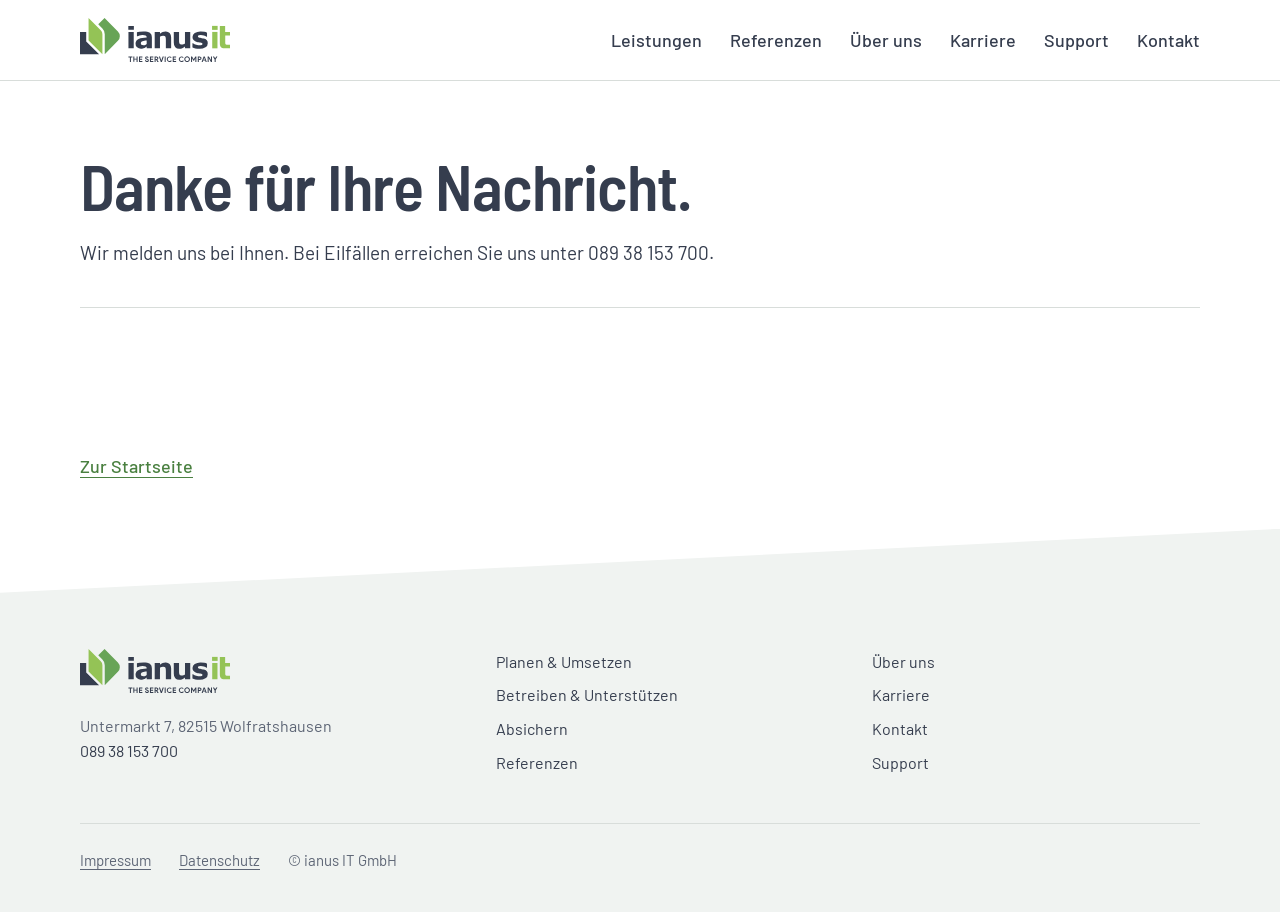
<file: danke.html>
<!doctype html>
<html lang="de">
<head>
  <meta charset="utf-8">
  <meta name="viewport" content="width=device-width, initial-scale=1">
  <script>document.documentElement.classList.add('js')</script>

  <!-- ===== Google: Titel und Beschreibung im Suchergebnis ===== -->
  <title>Danke für Ihre Nachricht | ianus IT</title>
  <meta name="description" content="Ihre Nachricht an ianus IT ist angekommen.">
  <link rel="canonical" href="https://www.ianus-it.de/danke.html">
  <meta name="robots" content="noindex">

  <meta property="og:type" content="website">
  <meta property="og:locale" content="de_DE">
  <meta property="og:site_name" content="ianus IT">
  <meta property="og:title" content="Danke für Ihre Nachricht | ianus IT">
  <meta property="og:description" content="Ihre Nachricht an ianus IT ist angekommen.">
  <meta property="og:url" content="https://www.ianus-it.de/danke.html">

  <link rel="icon" href="img/favicon.svg" type="image/svg+xml">

  <!-- VOR DEM LIVEGANG: Schrift selbst hosten (Datenschutz). -->
  <link rel="preconnect" href="https://fonts.googleapis.com">
  <link rel="preconnect" href="https://fonts.gstatic.com" crossorigin>
  <link rel="stylesheet" href="https://fonts.googleapis.com/css2?family=Barlow+Semi+Condensed:wght@500;600&family=Barlow:wght@400;500;600&display=swap">

  <link rel="stylesheet" href="css/style.css">
</head>
<body>
  <a class="skip-link" href="#inhalt">Zum Inhalt springen</a>

  <!-- Farbfilter für Fotos: Jedes Bild in den Logoformen und im Bildband
       bekommt automatisch die ianus-Farben. Neue Fotos einfach austauschen. -->
  <svg class="filters" aria-hidden="true" focusable="false">
    <filter id="ton-gruen" color-interpolation-filters="sRGB">
      <feColorMatrix type="saturate" values="0"/>
      <feComponentTransfer>
        <feFuncR type="table" tableValues="0.31 0.86"/>
        <feFuncG type="table" tableValues="0.54 0.95"/>
        <feFuncB type="table" tableValues="0.25 0.80"/>
      </feComponentTransfer>
    </filter>
    <filter id="ton-hellgruen" color-interpolation-filters="sRGB">
      <feColorMatrix type="saturate" values="0"/>
      <feComponentTransfer>
        <feFuncR type="table" tableValues="0.53 0.95"/>
        <feFuncG type="table" tableValues="0.73 0.98"/>
        <feFuncB type="table" tableValues="0.29 0.90"/>
      </feComponentTransfer>
    </filter>
    <filter id="ton-frisch" color-interpolation-filters="sRGB">
      <!-- Leistungsbilder: Schatten Anthrazit, Mitteltöne frisches Grün, Lichter Weiß -->
      <feColorMatrix type="saturate" values="0"/>
      <feComponentTransfer>
        <feFuncR type="gamma" exponent="0.6"/><feFuncG type="gamma" exponent="0.6"/><feFuncB type="gamma" exponent="0.6"/>
      </feComponentTransfer>
      <feComponentTransfer>
        <feFuncR type="linear" slope="1.2" intercept="-0.1"/><feFuncG type="linear" slope="1.2" intercept="-0.1"/><feFuncB type="linear" slope="1.2" intercept="-0.1"/>
      </feComponentTransfer>
      <feComponentTransfer>
        <feFuncR type="table" tableValues="0.208 0.498 1"/>
        <feFuncG type="table" tableValues="0.239 0.722 1"/>
        <feFuncB type="table" tableValues="0.306 0.353 1"/>
      </feComponentTransfer>
    </filter>
    <filter id="ton-anthrazit" color-interpolation-filters="sRGB">
      <feColorMatrix type="saturate" values="0"/>
      <feComponentTransfer>
        <feFuncR type="table" tableValues="0.13 0.84"/>
        <feFuncG type="table" tableValues="0.15 0.91"/>
        <feFuncB type="table" tableValues="0.19 0.80"/>
      </feComponentTransfer>
    </filter>
  </svg>

  <!-- ===================== KOPFZEILE ===================== -->
  <header class="site-header">
    <div class="wrap site-header__inner">
      <a class="brand" href="index.html" aria-label="ianus IT – zur Startseite">
        <img src="img/ianus-logo.svg" alt="ianus IT – The Service Company" width="180" height="53">
      </a>

      <button class="nav-toggle" type="button" aria-expanded="false" aria-controls="hauptnavigation">Menü</button>

      <nav class="site-nav" id="hauptnavigation" aria-label="Hauptnavigation">
        <ul class="site-nav__list">
          <li><a href="index.html#leistungen">Leistungen</a></li>
          <li><a href="referenzen.html">Referenzen</a></li>
          <li><a href="ueber-uns.html">Über uns</a></li>
          <li><a href="karriere.html">Karriere</a></li>
          <li><a href="support.html">Support</a></li>
          <li><a href="kontakt.html">Kontakt</a></li>
        </ul>
      </nav>
    </div>
  </header>

  <main id="inhalt">
    <section class="page-hero page-hero--text">
      <div class="wrap">
        <h1 class="page-title">Danke für Ihre Nachricht.</h1>
        <p class="lead">Wir melden uns bei Ihnen. Bei Eilfällen erreichen Sie uns unter 089 38 153 700.</p>
      </div>
    </section>

    <section class="section" aria-label="Weiter">
      <div class="wrap"><p class="more"><a href="index.html">Zur Startseite</a></p></div>
    </section>

  </main>

  <!-- ===================== FUSSZEILE ===================== -->
  <footer class="site-footer slant">
    <div class="wrap site-footer__grid">
      <div>
        <img src="img/ianus-logo.svg" alt="ianus IT" width="150" height="44">
        <p class="site-footer__address">Untermarkt 7, 82515 Wolfratshausen<br><a href="tel:+498938153700">089 38 153 700</a></p>
      </div>
      <nav aria-label="Fußzeile">
        <ul class="site-footer__links">
          <li><a href="planen-und-umsetzen.html">Planen &amp; Umsetzen</a></li>
          <li><a href="betreiben-und-unterstuetzen.html">Betreiben &amp; Unterstützen</a></li>
          <li><a href="absichern.html">Absichern</a></li>
          <li><a href="referenzen.html">Referenzen</a></li>
          <li><a href="ueber-uns.html">Über uns</a></li>
          <li><a href="karriere.html">Karriere</a></li>
          <li><a href="kontakt.html">Kontakt</a></li>
          <li><a href="support.html">Support</a></li>
        </ul>
      </nav>
      <p class="site-footer__legal"><a href="impressum.html">Impressum</a> <a href="datenschutz.html">Datenschutz</a> <span>© ianus IT GmbH</span></p>
    </div>
  </footer>

  <script src="js/main.js" defer></script>
</body>
</html>
</file>
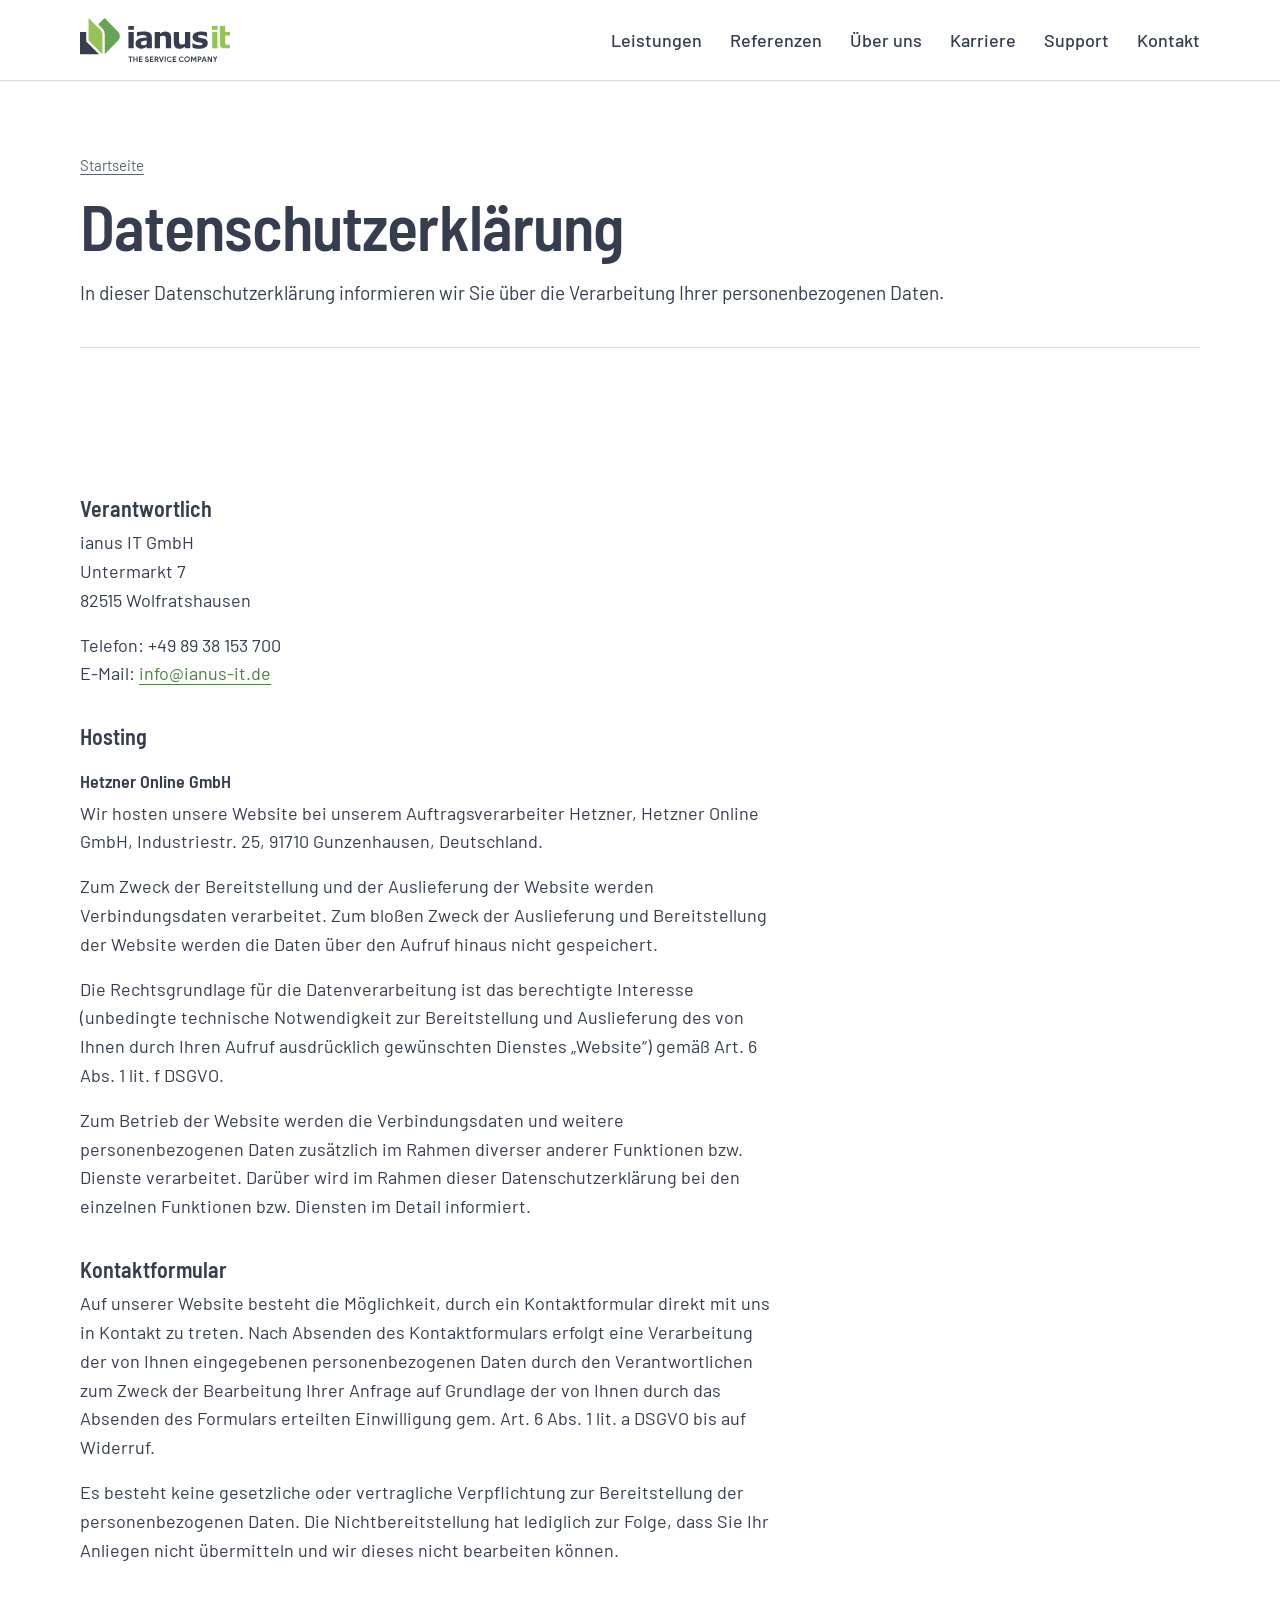
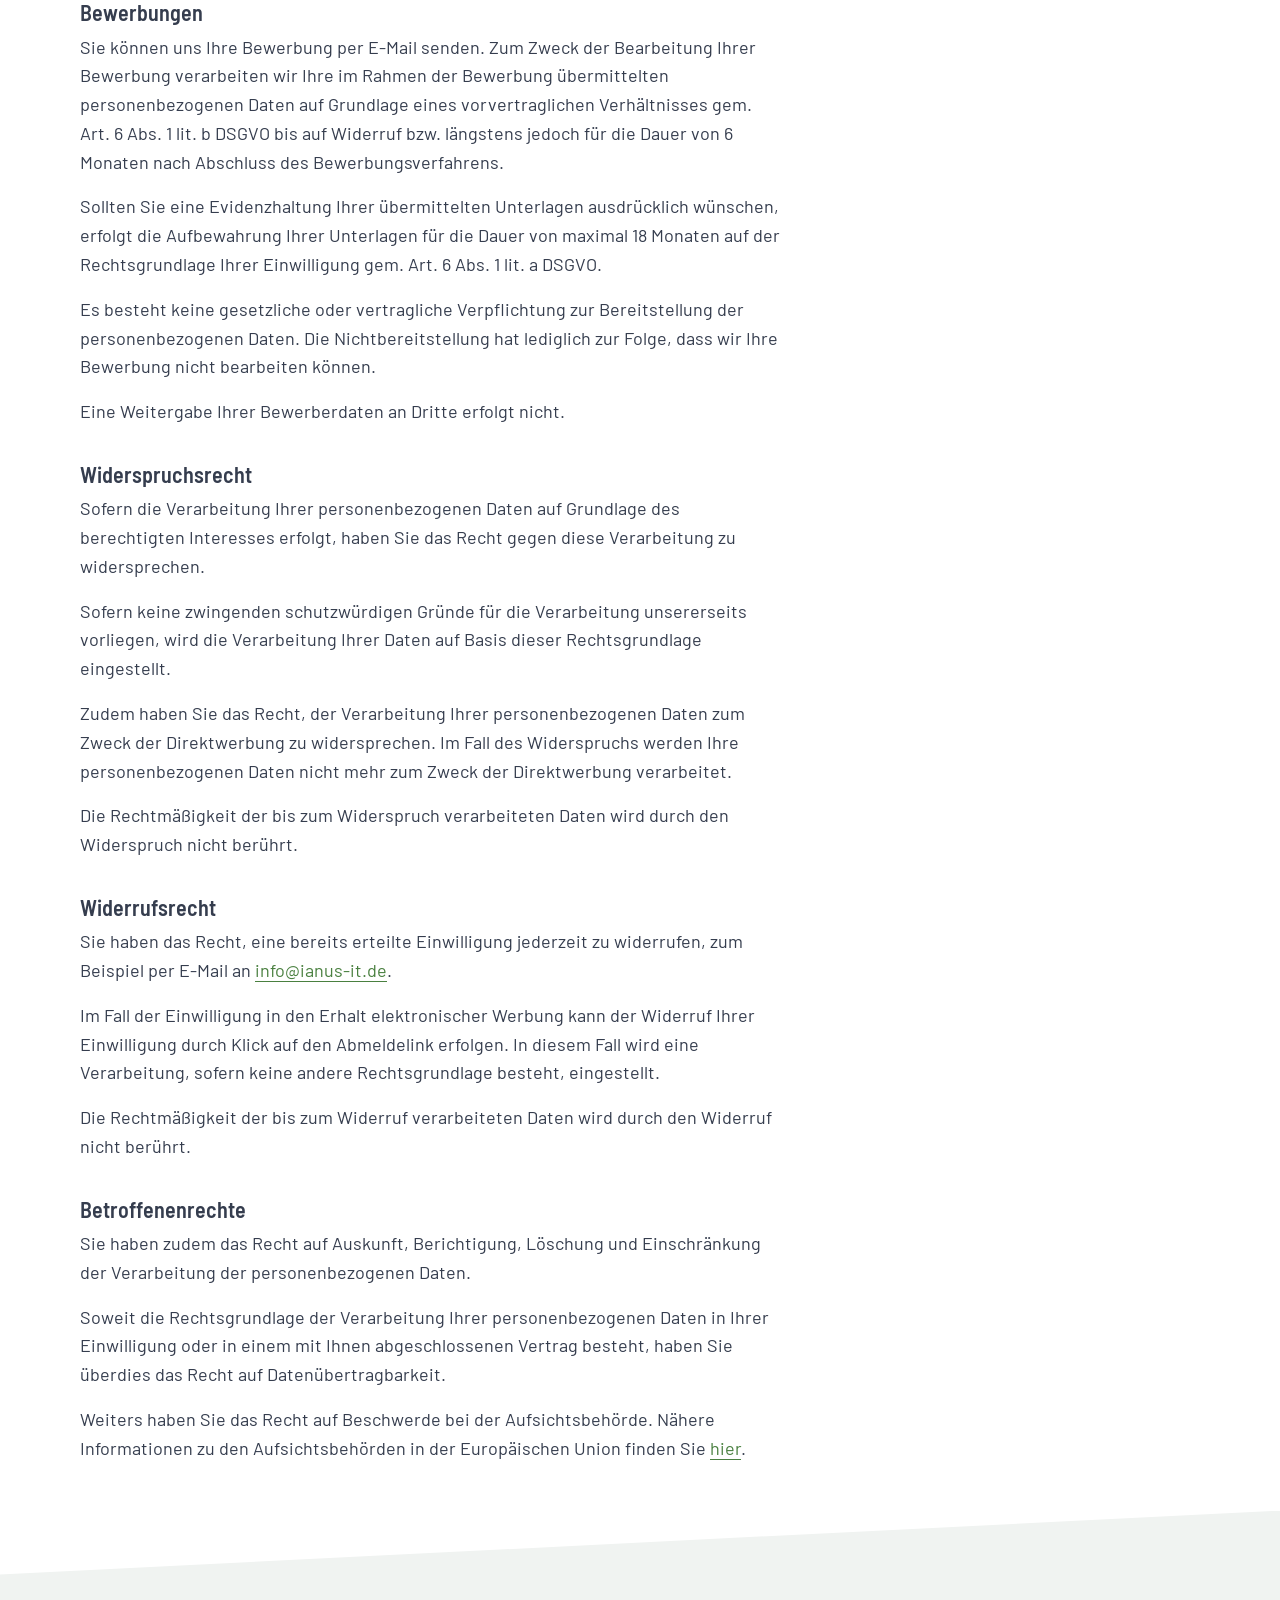
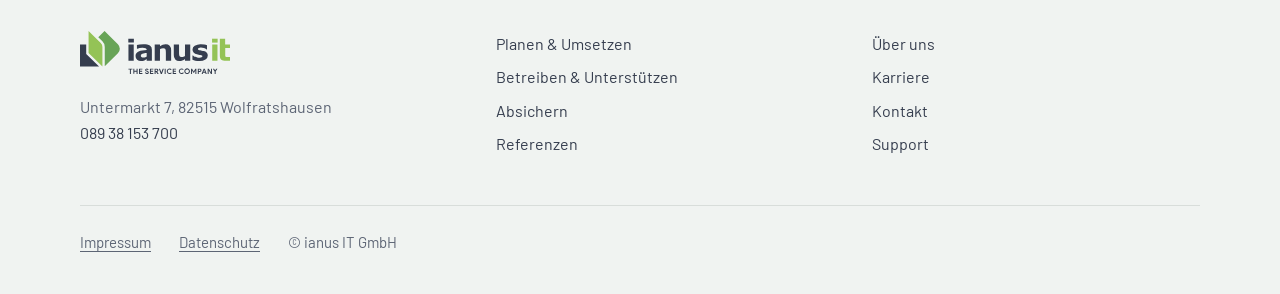
<file: datenschutz.html>
<!doctype html>
<html lang="de">
<head>
  <meta charset="utf-8">
  <meta name="viewport" content="width=device-width, initial-scale=1">
  <script>document.documentElement.classList.add('js')</script>

  <!-- ===== Google: Titel und Beschreibung im Suchergebnis ===== -->
  <title>Datenschutzerklärung | ianus IT</title>
  <meta name="description" content="Datenschutzerklärung der ianus IT GmbH.">
  <link rel="canonical" href="https://www.ianus-it.de/datenschutz.html">

  <meta property="og:type" content="website">
  <meta property="og:locale" content="de_DE">
  <meta property="og:site_name" content="ianus IT">
  <meta property="og:title" content="Datenschutzerklärung | ianus IT">
  <meta property="og:description" content="Datenschutzerklärung der ianus IT GmbH.">
  <meta property="og:url" content="https://www.ianus-it.de/datenschutz.html">

  <link rel="icon" href="img/favicon.svg" type="image/svg+xml">

  <!-- VOR DEM LIVEGANG: Schrift selbst hosten (Datenschutz). -->
  <link rel="preconnect" href="https://fonts.googleapis.com">
  <link rel="preconnect" href="https://fonts.gstatic.com" crossorigin>
  <link rel="stylesheet" href="https://fonts.googleapis.com/css2?family=Barlow+Semi+Condensed:wght@500;600&family=Barlow:wght@400;500;600&display=swap">

  <link rel="stylesheet" href="css/style.css">
</head>
<body>
  <a class="skip-link" href="#inhalt">Zum Inhalt springen</a>

  <!-- Farbfilter für Fotos: Jedes Bild in den Logoformen und im Bildband
       bekommt automatisch die ianus-Farben. Neue Fotos einfach austauschen. -->
  <svg class="filters" aria-hidden="true" focusable="false">
    <filter id="ton-gruen" color-interpolation-filters="sRGB">
      <feColorMatrix type="saturate" values="0"/>
      <feComponentTransfer>
        <feFuncR type="table" tableValues="0.31 0.86"/>
        <feFuncG type="table" tableValues="0.54 0.95"/>
        <feFuncB type="table" tableValues="0.25 0.80"/>
      </feComponentTransfer>
    </filter>
    <filter id="ton-hellgruen" color-interpolation-filters="sRGB">
      <feColorMatrix type="saturate" values="0"/>
      <feComponentTransfer>
        <feFuncR type="table" tableValues="0.53 0.95"/>
        <feFuncG type="table" tableValues="0.73 0.98"/>
        <feFuncB type="table" tableValues="0.29 0.90"/>
      </feComponentTransfer>
    </filter>
    <filter id="ton-frisch" color-interpolation-filters="sRGB">
      <!-- Leistungsbilder: Schatten Anthrazit, Mitteltöne frisches Grün, Lichter Weiß -->
      <feColorMatrix type="saturate" values="0"/>
      <feComponentTransfer>
        <feFuncR type="gamma" exponent="0.6"/><feFuncG type="gamma" exponent="0.6"/><feFuncB type="gamma" exponent="0.6"/>
      </feComponentTransfer>
      <feComponentTransfer>
        <feFuncR type="linear" slope="1.2" intercept="-0.1"/><feFuncG type="linear" slope="1.2" intercept="-0.1"/><feFuncB type="linear" slope="1.2" intercept="-0.1"/>
      </feComponentTransfer>
      <feComponentTransfer>
        <feFuncR type="table" tableValues="0.208 0.498 1"/>
        <feFuncG type="table" tableValues="0.239 0.722 1"/>
        <feFuncB type="table" tableValues="0.306 0.353 1"/>
      </feComponentTransfer>
    </filter>
    <filter id="ton-anthrazit" color-interpolation-filters="sRGB">
      <feColorMatrix type="saturate" values="0"/>
      <feComponentTransfer>
        <feFuncR type="table" tableValues="0.13 0.84"/>
        <feFuncG type="table" tableValues="0.15 0.91"/>
        <feFuncB type="table" tableValues="0.19 0.80"/>
      </feComponentTransfer>
    </filter>
  </svg>

  <!-- ===================== KOPFZEILE ===================== -->
  <header class="site-header">
    <div class="wrap site-header__inner">
      <a class="brand" href="index.html" aria-label="ianus IT – zur Startseite">
        <img src="img/ianus-logo.svg" alt="ianus IT – The Service Company" width="180" height="53">
      </a>

      <button class="nav-toggle" type="button" aria-expanded="false" aria-controls="hauptnavigation">Menü</button>

      <nav class="site-nav" id="hauptnavigation" aria-label="Hauptnavigation">
        <ul class="site-nav__list">
          <li><a href="index.html#leistungen">Leistungen</a></li>
          <li><a href="referenzen.html">Referenzen</a></li>
          <li><a href="ueber-uns.html">Über uns</a></li>
          <li><a href="karriere.html">Karriere</a></li>
          <li><a href="support.html">Support</a></li>
          <li><a href="kontakt.html">Kontakt</a></li>
        </ul>
      </nav>
    </div>
  </header>

  <main id="inhalt">
    <section class="page-hero page-hero--text">
      <div class="wrap">
        <nav class="crumbs" aria-label="Pfad"><a href="index.html">Startseite</a></nav>
          <h1 class="page-title">Datenschutzerklärung</h1>
        <p class="lead">In dieser Datenschutzerklärung informieren wir Sie über die Verarbeitung Ihrer personenbezogenen Daten.</p>
      </div>
    </section>

    <!-- Text von der alten Website übernommen. Geändert wurde nur, was es auf der neuen Website nicht mehr gibt:
         - Der Absatz zu den „Datenschutzeinstellungen“ (Einstellungsfenster des alten WordPress-Plugins) ist entfallen.
         - „Bewerbungsformular“ heißt jetzt „Bewerbungen“, weil Bewerbungen per E-Mail kommen.
         - Widerruf: statt „Datenschutzeinstellungen ändern“ jetzt per E-Mail.
         - Der Link zu den EU-Aufsichtsbehörden zeigt auf die aktuelle Seite des Europäischen Datenschutzausschusses.
         VOR DEM LIVEGANG: Schrift selbst hosten. Solange sie von Google geladen wird, müsste Google Fonts hier erwähnt werden.
         E-Mail-Adressen stehen verschlüsselt im Code (data-user / data-domain) und werden erst im Browser zusammengesetzt. So finden Spam-Programme sie schwerer. -->
    <section class="section" aria-label="Datenschutzerklärung">
      <div class="wrap legal">
        <h2>Verantwortlich</h2>
        <p>ianus IT GmbH<br>Untermarkt 7<br>82515 Wolfratshausen</p>
        <p>Telefon: +49 89 38 153 700<br>E-Mail: <a class="js-mail" href="kontakt.html" data-user="info" data-domain="ianus-it.de">info [at] ianus-it.de</a></p>

        <h2>Hosting</h2>
        <h3>Hetzner Online GmbH</h3>
        <p>Wir hosten unsere Website bei unserem Auftragsverarbeiter Hetzner, Hetzner Online GmbH, Industriestr. 25, 91710 Gunzenhausen, Deutschland.</p>
        <p>Zum Zweck der Bereitstellung und der Auslieferung der Website werden Verbindungsdaten verarbeitet. Zum bloßen Zweck der Auslieferung und Bereitstellung der Website werden die Daten über den Aufruf hinaus nicht gespeichert.</p>
        <p>Die Rechtsgrundlage für die Datenverarbeitung ist das berechtigte Interesse (unbedingte technische Notwendigkeit zur Bereitstellung und Auslieferung des von Ihnen durch Ihren Aufruf ausdrücklich gewünschten Dienstes „Website“) gemäß Art. 6 Abs. 1 lit. f DSGVO.</p>
        <p>Zum Betrieb der Website werden die Verbindungsdaten und weitere personenbezogenen Daten zusätzlich im Rahmen diverser anderer Funktionen bzw. Dienste verarbeitet. Darüber wird im Rahmen dieser Datenschutzerklärung bei den einzelnen Funktionen bzw. Diensten im Detail informiert.</p>

        <h2>Kontaktformular</h2>
        <p>Auf unserer Website besteht die Möglichkeit, durch ein Kontaktformular direkt mit uns in Kontakt zu treten. Nach Absenden des Kontaktformulars erfolgt eine Verarbeitung der von Ihnen eingegebenen personenbezogenen Daten durch den Verantwortlichen zum Zweck der Bearbeitung Ihrer Anfrage auf Grundlage der von Ihnen durch das Absenden des Formulars erteilten Einwilligung gem. Art. 6 Abs. 1 lit. a DSGVO bis auf Widerruf.</p>
        <p>Es besteht keine gesetzliche oder vertragliche Verpflichtung zur Bereitstellung der personenbezogenen Daten. Die Nichtbereitstellung hat lediglich zur Folge, dass Sie Ihr Anliegen nicht übermitteln und wir dieses nicht bearbeiten können.</p>

        <h2>Bewerbungen</h2>
        <p>Sie können uns Ihre Bewerbung per E-Mail senden. Zum Zweck der Bearbeitung Ihrer Bewerbung verarbeiten wir Ihre im Rahmen der Bewerbung übermittelten personenbezogenen Daten auf Grundlage eines vorvertraglichen Verhältnisses gem. Art. 6 Abs. 1 lit. b DSGVO bis auf Widerruf bzw. längstens jedoch für die Dauer von 6 Monaten nach Abschluss des Bewerbungsverfahrens.</p>
        <p>Sollten Sie eine Evidenzhaltung Ihrer übermittelten Unterlagen ausdrücklich wünschen, erfolgt die Aufbewahrung Ihrer Unterlagen für die Dauer von maximal 18 Monaten auf der Rechtsgrundlage Ihrer Einwilligung gem. Art. 6 Abs. 1 lit. a DSGVO.</p>
        <p>Es besteht keine gesetzliche oder vertragliche Verpflichtung zur Bereitstellung der personenbezogenen Daten. Die Nichtbereitstellung hat lediglich zur Folge, dass wir Ihre Bewerbung nicht bearbeiten können.</p>
        <p>Eine Weitergabe Ihrer Bewerberdaten an Dritte erfolgt nicht.</p>

        <h2>Widerspruchsrecht</h2>
        <p>Sofern die Verarbeitung Ihrer personenbezogenen Daten auf Grundlage des berechtigten Interesses erfolgt, haben Sie das Recht gegen diese Verarbeitung zu widersprechen.</p>
        <p>Sofern keine zwingenden schutzwürdigen Gründe für die Verarbeitung unsererseits vorliegen, wird die Verarbeitung Ihrer Daten auf Basis dieser Rechtsgrundlage eingestellt.</p>
        <p>Zudem haben Sie das Recht, der Verarbeitung Ihrer personenbezogenen Daten zum Zweck der Direktwerbung zu widersprechen. Im Fall des Widerspruchs werden Ihre personenbezogenen Daten nicht mehr zum Zweck der Direktwerbung verarbeitet.</p>
        <p>Die Rechtmäßigkeit der bis zum Widerspruch verarbeiteten Daten wird durch den Widerspruch nicht berührt.</p>

        <h2>Widerrufsrecht</h2>
        <p>Sie haben das Recht, eine bereits erteilte Einwilligung jederzeit zu widerrufen, zum Beispiel per E-Mail an <a class="js-mail" href="kontakt.html" data-user="info" data-domain="ianus-it.de">info [at] ianus-it.de</a>.</p>
        <p>Im Fall der Einwilligung in den Erhalt elektronischer Werbung kann der Widerruf Ihrer Einwilligung durch Klick auf den Abmeldelink erfolgen. In diesem Fall wird eine Verarbeitung, sofern keine andere Rechtsgrundlage besteht, eingestellt.</p>
        <p>Die Rechtmäßigkeit der bis zum Widerruf verarbeiteten Daten wird durch den Widerruf nicht berührt.</p>

        <h2>Betroffenenrechte</h2>
        <p>Sie haben zudem das Recht auf Auskunft, Berichtigung, Löschung und Einschränkung der Verarbeitung der personenbezogenen Daten.</p>
        <p>Soweit die Rechtsgrundlage der Verarbeitung Ihrer personenbezogenen Daten in Ihrer Einwilligung oder in einem mit Ihnen abgeschlossenen Vertrag besteht, haben Sie überdies das Recht auf Datenübertragbarkeit.</p>
        <p>Weiters haben Sie das Recht auf Beschwerde bei der Aufsichtsbehörde. Nähere Informationen zu den Aufsichtsbehörden in der Europäischen Union finden Sie <a href="https://www.edpb.europa.eu/about-edpb/our-members_en" rel="noopener">hier</a>.</p>
      </div>
    </section>

  </main>

  <!-- ===================== FUSSZEILE ===================== -->
  <footer class="site-footer slant">
    <div class="wrap site-footer__grid">
      <div>
        <img src="img/ianus-logo.svg" alt="ianus IT" width="150" height="44">
        <p class="site-footer__address">Untermarkt 7, 82515 Wolfratshausen<br><a href="tel:+498938153700">089 38 153 700</a></p>
      </div>
      <nav aria-label="Fußzeile">
        <ul class="site-footer__links">
          <li><a href="planen-und-umsetzen.html">Planen &amp; Umsetzen</a></li>
          <li><a href="betreiben-und-unterstuetzen.html">Betreiben &amp; Unterstützen</a></li>
          <li><a href="absichern.html">Absichern</a></li>
          <li><a href="referenzen.html">Referenzen</a></li>
          <li><a href="ueber-uns.html">Über uns</a></li>
          <li><a href="karriere.html">Karriere</a></li>
          <li><a href="kontakt.html">Kontakt</a></li>
          <li><a href="support.html">Support</a></li>
        </ul>
      </nav>
      <p class="site-footer__legal"><a href="impressum.html">Impressum</a> <a href="datenschutz.html">Datenschutz</a> <span>© ianus IT GmbH</span></p>
    </div>
  </footer>

  <script src="js/main.js" defer></script>
</body>
</html>
</file>
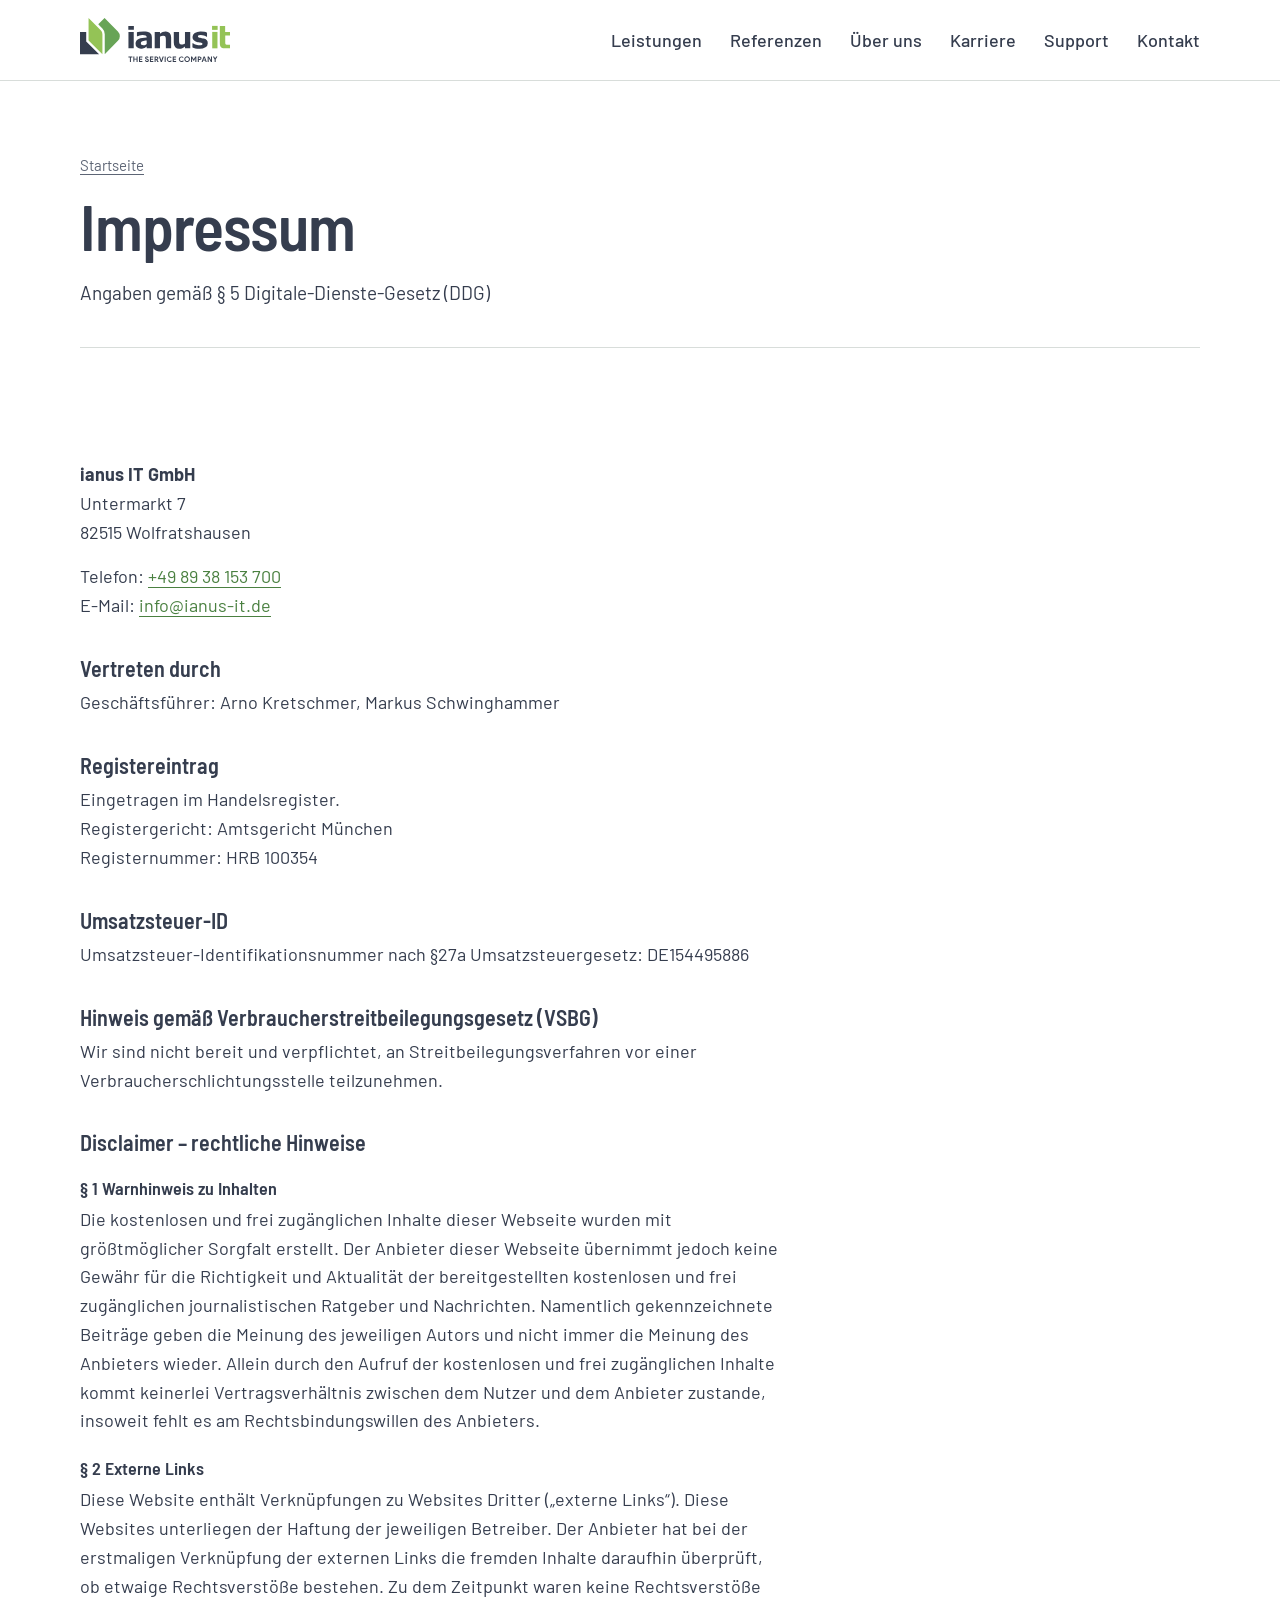
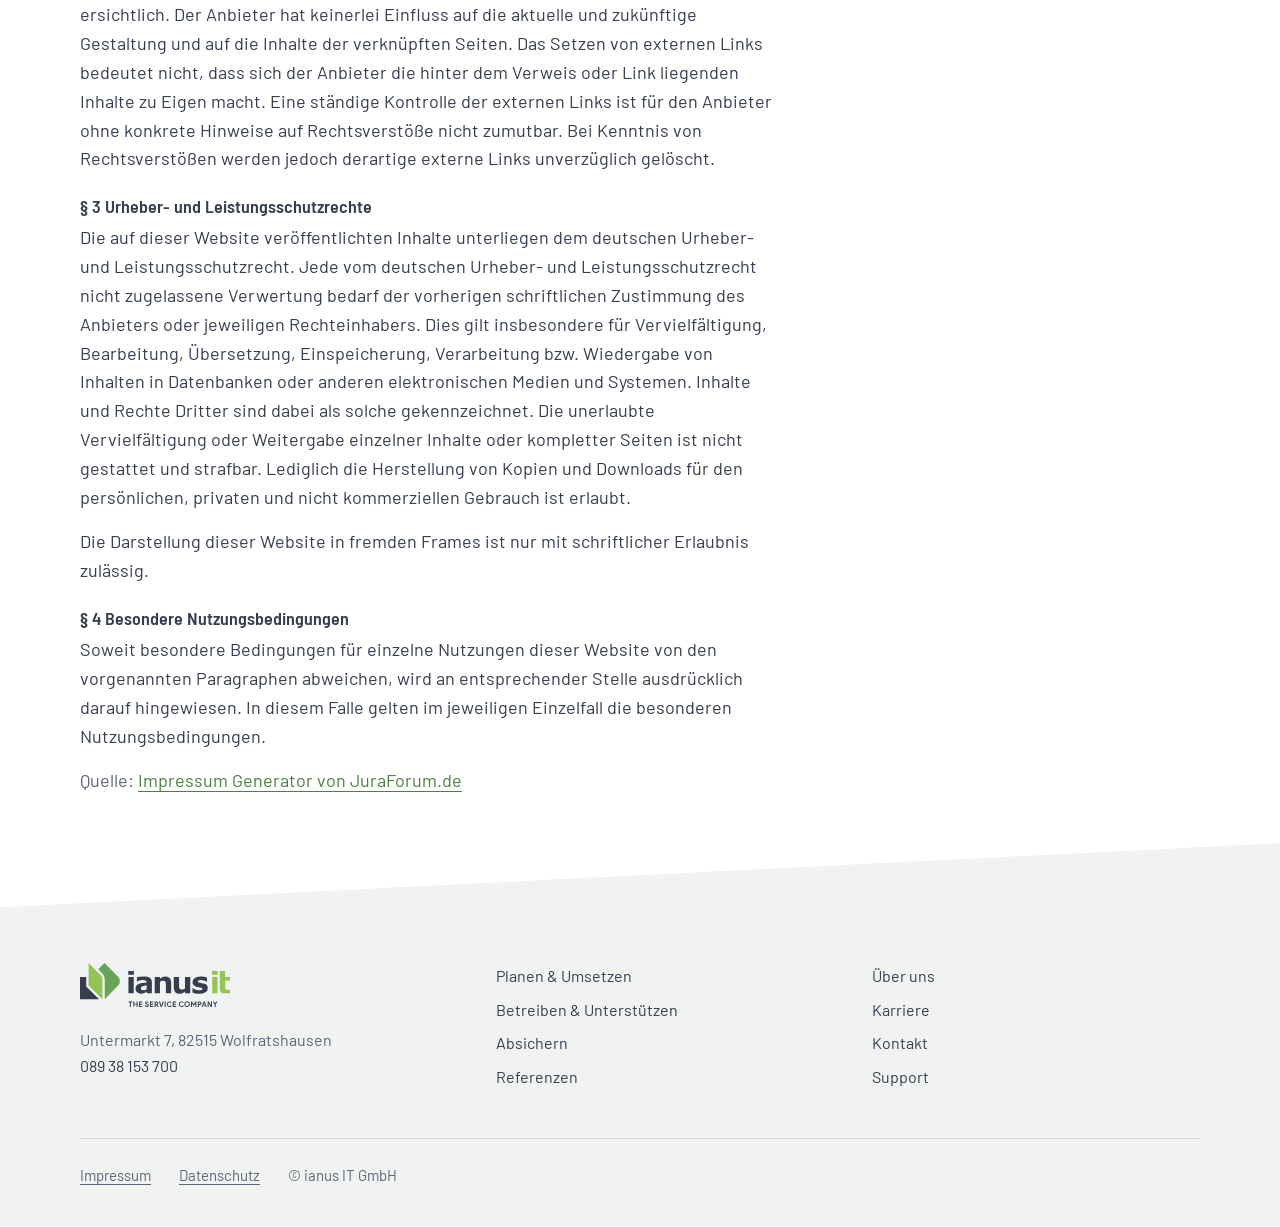
<file: impressum.html>
<!doctype html>
<html lang="de">
<head>
  <meta charset="utf-8">
  <meta name="viewport" content="width=device-width, initial-scale=1">
  <script>document.documentElement.classList.add('js')</script>

  <!-- ===== Google: Titel und Beschreibung im Suchergebnis ===== -->
  <title>Impressum | ianus IT</title>
  <meta name="description" content="Impressum der ianus IT GmbH, Wolfratshausen.">
  <link rel="canonical" href="https://www.ianus-it.de/impressum.html">

  <meta property="og:type" content="website">
  <meta property="og:locale" content="de_DE">
  <meta property="og:site_name" content="ianus IT">
  <meta property="og:title" content="Impressum | ianus IT">
  <meta property="og:description" content="Impressum der ianus IT GmbH, Wolfratshausen.">
  <meta property="og:url" content="https://www.ianus-it.de/impressum.html">

  <link rel="icon" href="img/favicon.svg" type="image/svg+xml">

  <!-- VOR DEM LIVEGANG: Schrift selbst hosten (Datenschutz). -->
  <link rel="preconnect" href="https://fonts.googleapis.com">
  <link rel="preconnect" href="https://fonts.gstatic.com" crossorigin>
  <link rel="stylesheet" href="https://fonts.googleapis.com/css2?family=Barlow+Semi+Condensed:wght@500;600&family=Barlow:wght@400;500;600&display=swap">

  <link rel="stylesheet" href="css/style.css">
</head>
<body>
  <a class="skip-link" href="#inhalt">Zum Inhalt springen</a>

  <!-- Farbfilter für Fotos: Jedes Bild in den Logoformen und im Bildband
       bekommt automatisch die ianus-Farben. Neue Fotos einfach austauschen. -->
  <svg class="filters" aria-hidden="true" focusable="false">
    <filter id="ton-gruen" color-interpolation-filters="sRGB">
      <feColorMatrix type="saturate" values="0"/>
      <feComponentTransfer>
        <feFuncR type="table" tableValues="0.31 0.86"/>
        <feFuncG type="table" tableValues="0.54 0.95"/>
        <feFuncB type="table" tableValues="0.25 0.80"/>
      </feComponentTransfer>
    </filter>
    <filter id="ton-hellgruen" color-interpolation-filters="sRGB">
      <feColorMatrix type="saturate" values="0"/>
      <feComponentTransfer>
        <feFuncR type="table" tableValues="0.53 0.95"/>
        <feFuncG type="table" tableValues="0.73 0.98"/>
        <feFuncB type="table" tableValues="0.29 0.90"/>
      </feComponentTransfer>
    </filter>
    <filter id="ton-frisch" color-interpolation-filters="sRGB">
      <!-- Leistungsbilder: Schatten Anthrazit, Mitteltöne frisches Grün, Lichter Weiß -->
      <feColorMatrix type="saturate" values="0"/>
      <feComponentTransfer>
        <feFuncR type="gamma" exponent="0.6"/><feFuncG type="gamma" exponent="0.6"/><feFuncB type="gamma" exponent="0.6"/>
      </feComponentTransfer>
      <feComponentTransfer>
        <feFuncR type="linear" slope="1.2" intercept="-0.1"/><feFuncG type="linear" slope="1.2" intercept="-0.1"/><feFuncB type="linear" slope="1.2" intercept="-0.1"/>
      </feComponentTransfer>
      <feComponentTransfer>
        <feFuncR type="table" tableValues="0.208 0.498 1"/>
        <feFuncG type="table" tableValues="0.239 0.722 1"/>
        <feFuncB type="table" tableValues="0.306 0.353 1"/>
      </feComponentTransfer>
    </filter>
    <filter id="ton-anthrazit" color-interpolation-filters="sRGB">
      <feColorMatrix type="saturate" values="0"/>
      <feComponentTransfer>
        <feFuncR type="table" tableValues="0.13 0.84"/>
        <feFuncG type="table" tableValues="0.15 0.91"/>
        <feFuncB type="table" tableValues="0.19 0.80"/>
      </feComponentTransfer>
    </filter>
  </svg>

  <!-- ===================== KOPFZEILE ===================== -->
  <header class="site-header">
    <div class="wrap site-header__inner">
      <a class="brand" href="index.html" aria-label="ianus IT – zur Startseite">
        <img src="img/ianus-logo.svg" alt="ianus IT – The Service Company" width="180" height="53">
      </a>

      <button class="nav-toggle" type="button" aria-expanded="false" aria-controls="hauptnavigation">Menü</button>

      <nav class="site-nav" id="hauptnavigation" aria-label="Hauptnavigation">
        <ul class="site-nav__list">
          <li><a href="index.html#leistungen">Leistungen</a></li>
          <li><a href="referenzen.html">Referenzen</a></li>
          <li><a href="ueber-uns.html">Über uns</a></li>
          <li><a href="karriere.html">Karriere</a></li>
          <li><a href="support.html">Support</a></li>
          <li><a href="kontakt.html">Kontakt</a></li>
        </ul>
      </nav>
    </div>
  </header>

  <main id="inhalt">
    <section class="page-hero page-hero--text">
      <div class="wrap">
        <nav class="crumbs" aria-label="Pfad"><a href="index.html">Startseite</a></nav>
          <h1 class="page-title">Impressum</h1>
        <p class="lead">Angaben gemäß § 5 Digitale-Dienste-Gesetz (DDG)</p>
      </div>
    </section>

    <!-- Text von der alten Website übernommen. Geändert wurde nur:
         - Der Hinweis auf die EU-Streitschlichtungsplattform ist entfallen, die Plattform wurde im Juli 2025 eingestellt.
         - E-Mail-Adressen stehen verschlüsselt im Code (data-user / data-domain) und werden erst im Browser zusammengesetzt. So finden Spam-Programme sie schwerer. -->
    <section class="section" aria-label="Angaben">
      <div class="wrap legal">
        <p><strong>ianus IT GmbH</strong><br>Untermarkt 7<br>82515 Wolfratshausen</p>
        <p>Telefon: <a href="tel:+498938153700">+49 89 38 153 700</a><br>E-Mail: <a class="js-mail" href="kontakt.html" data-user="info" data-domain="ianus-it.de">info [at] ianus-it.de</a></p>

        <h2>Vertreten durch</h2>
        <p>Geschäftsführer: Arno Kretschmer, Markus Schwinghammer</p>

        <h2>Registereintrag</h2>
        <p>Eingetragen im Handelsregister.<br>Registergericht: Amtsgericht München<br>Registernummer: HRB 100354</p>

        <h2>Umsatzsteuer-ID</h2>
        <p>Umsatzsteuer-Identifikationsnummer nach §27a Umsatzsteuergesetz: DE154495886</p>

        <h2>Hinweis gemäß Verbraucherstreitbeilegungsgesetz (VSBG)</h2>
        <p>Wir sind nicht bereit und verpflichtet, an Streitbeilegungsverfahren vor einer Verbraucherschlichtungsstelle teilzunehmen.</p>

        <h2>Disclaimer – rechtliche Hinweise</h2>
        <h3>§ 1 Warnhinweis zu Inhalten</h3>
        <p>Die kostenlosen und frei zugänglichen Inhalte dieser Webseite wurden mit größtmöglicher Sorgfalt erstellt. Der Anbieter dieser Webseite übernimmt jedoch keine Gewähr für die Richtigkeit und Aktualität der bereitgestellten kostenlosen und frei zugänglichen journalistischen Ratgeber und Nachrichten. Namentlich gekennzeichnete Beiträge geben die Meinung des jeweiligen Autors und nicht immer die Meinung des Anbieters wieder. Allein durch den Aufruf der kostenlosen und frei zugänglichen Inhalte kommt keinerlei Vertragsverhältnis zwischen dem Nutzer und dem Anbieter zustande, insoweit fehlt es am Rechtsbindungswillen des Anbieters.</p>
        <h3>§ 2 Externe Links</h3>
        <p>Diese Website enthält Verknüpfungen zu Websites Dritter („externe Links“). Diese Websites unterliegen der Haftung der jeweiligen Betreiber. Der Anbieter hat bei der erstmaligen Verknüpfung der externen Links die fremden Inhalte daraufhin überprüft, ob etwaige Rechtsverstöße bestehen. Zu dem Zeitpunkt waren keine Rechtsverstöße ersichtlich. Der Anbieter hat keinerlei Einfluss auf die aktuelle und zukünftige Gestaltung und auf die Inhalte der verknüpften Seiten. Das Setzen von externen Links bedeutet nicht, dass sich der Anbieter die hinter dem Verweis oder Link liegenden Inhalte zu Eigen macht. Eine ständige Kontrolle der externen Links ist für den Anbieter ohne konkrete Hinweise auf Rechtsverstöße nicht zumutbar. Bei Kenntnis von Rechtsverstößen werden jedoch derartige externe Links unverzüglich gelöscht.</p>
        <h3>§ 3 Urheber- und Leistungsschutzrechte</h3>
        <p>Die auf dieser Website veröffentlichten Inhalte unterliegen dem deutschen Urheber- und Leistungsschutzrecht. Jede vom deutschen Urheber- und Leistungsschutzrecht nicht zugelassene Verwertung bedarf der vorherigen schriftlichen Zustimmung des Anbieters oder jeweiligen Rechteinhabers. Dies gilt insbesondere für Vervielfältigung, Bearbeitung, Übersetzung, Einspeicherung, Verarbeitung bzw. Wiedergabe von Inhalten in Datenbanken oder anderen elektronischen Medien und Systemen. Inhalte und Rechte Dritter sind dabei als solche gekennzeichnet. Die unerlaubte Vervielfältigung oder Weitergabe einzelner Inhalte oder kompletter Seiten ist nicht gestattet und strafbar. Lediglich die Herstellung von Kopien und Downloads für den persönlichen, privaten und nicht kommerziellen Gebrauch ist erlaubt.</p>
        <p>Die Darstellung dieser Website in fremden Frames ist nur mit schriftlicher Erlaubnis zulässig.</p>
        <h3>§ 4 Besondere Nutzungsbedingungen</h3>
        <p>Soweit besondere Bedingungen für einzelne Nutzungen dieser Website von den vorgenannten Paragraphen abweichen, wird an entsprechender Stelle ausdrücklich darauf hingewiesen. In diesem Falle gelten im jeweiligen Einzelfall die besonderen Nutzungsbedingungen.</p>

        <p class="legal__date">Quelle: <a href="https://www.juraforum.de/impressum-generator/" rel="noopener">Impressum Generator von JuraForum.de</a></p>
      </div>
    </section>

  </main>

  <!-- ===================== FUSSZEILE ===================== -->
  <footer class="site-footer slant">
    <div class="wrap site-footer__grid">
      <div>
        <img src="img/ianus-logo.svg" alt="ianus IT" width="150" height="44">
        <p class="site-footer__address">Untermarkt 7, 82515 Wolfratshausen<br><a href="tel:+498938153700">089 38 153 700</a></p>
      </div>
      <nav aria-label="Fußzeile">
        <ul class="site-footer__links">
          <li><a href="planen-und-umsetzen.html">Planen &amp; Umsetzen</a></li>
          <li><a href="betreiben-und-unterstuetzen.html">Betreiben &amp; Unterstützen</a></li>
          <li><a href="absichern.html">Absichern</a></li>
          <li><a href="referenzen.html">Referenzen</a></li>
          <li><a href="ueber-uns.html">Über uns</a></li>
          <li><a href="karriere.html">Karriere</a></li>
          <li><a href="kontakt.html">Kontakt</a></li>
          <li><a href="support.html">Support</a></li>
        </ul>
      </nav>
      <p class="site-footer__legal"><a href="impressum.html">Impressum</a> <a href="datenschutz.html">Datenschutz</a> <span>© ianus IT GmbH</span></p>
    </div>
  </footer>

  <script src="js/main.js" defer></script>
</body>
</html>
</file>
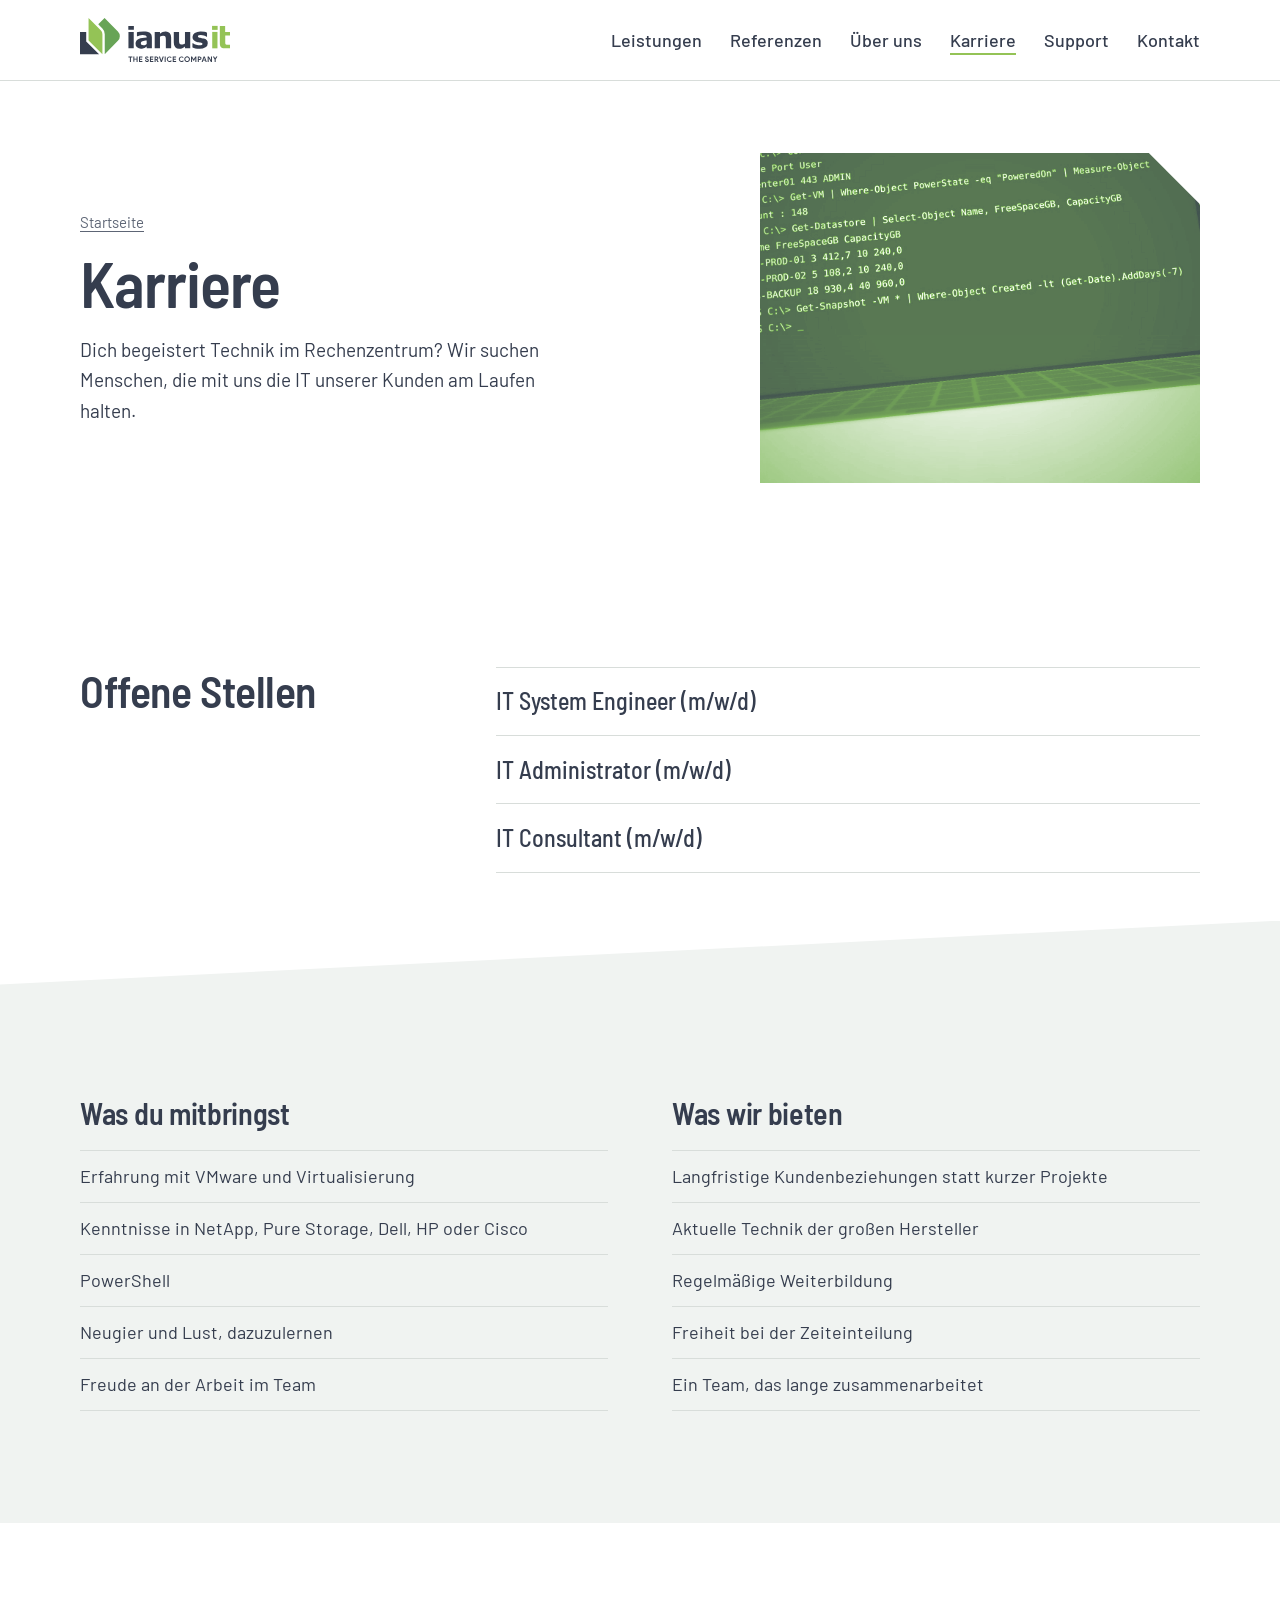
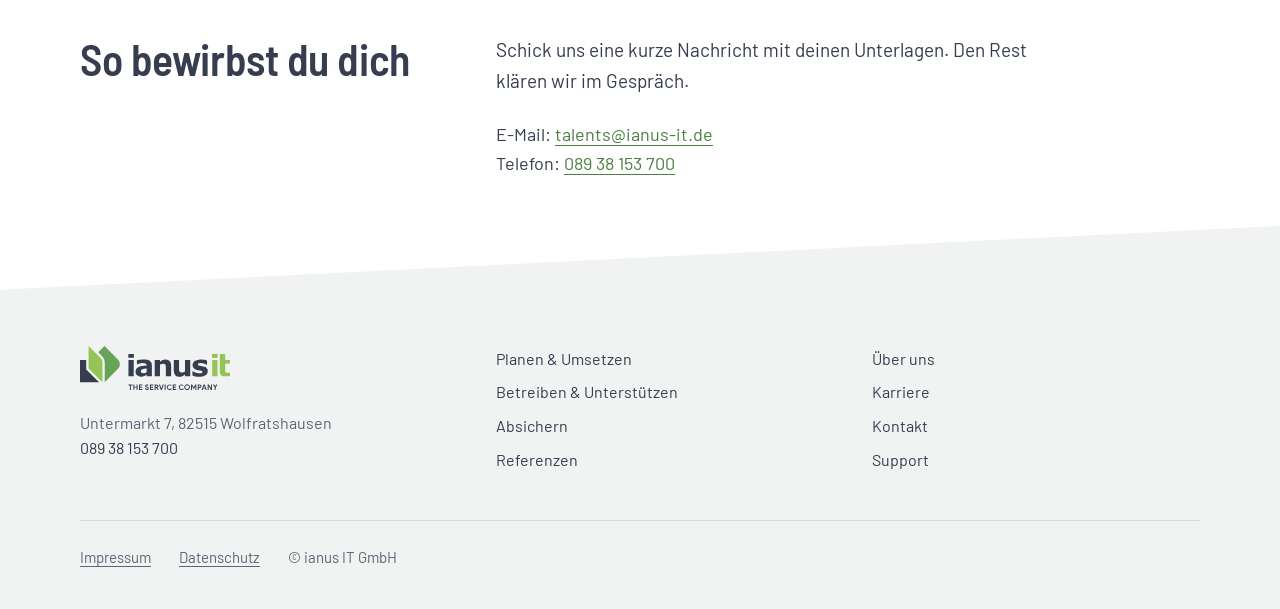
<file: karriere.html>
<!doctype html>
<html lang="de">
<head>
  <meta charset="utf-8">
  <meta name="viewport" content="width=device-width, initial-scale=1">
  <script>document.documentElement.classList.add('js')</script>

  <!-- ===== Google: Titel und Beschreibung im Suchergebnis ===== -->
  <title>Karriere: IT System Engineer, Administrator, Consultant | ianus IT</title>
  <meta name="description" content="Jobs bei ianus IT in Wolfratshausen: IT System Engineer, IT Administrator und IT Consultant (m/w/d) für Rechenzentrum, Storage und VMware.">
  <link rel="canonical" href="https://www.ianus-it.de/karriere.html">

  <meta property="og:type" content="website">
  <meta property="og:locale" content="de_DE">
  <meta property="og:site_name" content="ianus IT">
  <meta property="og:title" content="Karriere: IT System Engineer, Administrator, Consultant | ianus IT">
  <meta property="og:description" content="Jobs bei ianus IT in Wolfratshausen: IT System Engineer, IT Administrator und IT Consultant (m/w/d) für Rechenzentrum, Storage und VMware.">
  <meta property="og:url" content="https://www.ianus-it.de/karriere.html">

  <link rel="icon" href="img/favicon.svg" type="image/svg+xml">

  <!-- VOR DEM LIVEGANG: Schrift selbst hosten (Datenschutz). -->
  <link rel="preconnect" href="https://fonts.googleapis.com">
  <link rel="preconnect" href="https://fonts.gstatic.com" crossorigin>
  <link rel="stylesheet" href="https://fonts.googleapis.com/css2?family=Barlow+Semi+Condensed:wght@500;600&family=Barlow:wght@400;500;600&display=swap">

  <link rel="stylesheet" href="css/style.css">
</head>
<body>
  <a class="skip-link" href="#inhalt">Zum Inhalt springen</a>

  <!-- Farbfilter für Fotos: Jedes Bild in den Logoformen und im Bildband
       bekommt automatisch die ianus-Farben. Neue Fotos einfach austauschen. -->
  <svg class="filters" aria-hidden="true" focusable="false">
    <filter id="ton-gruen" color-interpolation-filters="sRGB">
      <feColorMatrix type="saturate" values="0"/>
      <feComponentTransfer>
        <feFuncR type="table" tableValues="0.31 0.86"/>
        <feFuncG type="table" tableValues="0.54 0.95"/>
        <feFuncB type="table" tableValues="0.25 0.80"/>
      </feComponentTransfer>
    </filter>
    <filter id="ton-hellgruen" color-interpolation-filters="sRGB">
      <feColorMatrix type="saturate" values="0"/>
      <feComponentTransfer>
        <feFuncR type="table" tableValues="0.53 0.95"/>
        <feFuncG type="table" tableValues="0.73 0.98"/>
        <feFuncB type="table" tableValues="0.29 0.90"/>
      </feComponentTransfer>
    </filter>
    <filter id="ton-frisch" color-interpolation-filters="sRGB">
      <!-- Leistungsbilder: Schatten Anthrazit, Mitteltöne frisches Grün, Lichter Weiß -->
      <feColorMatrix type="saturate" values="0"/>
      <feComponentTransfer>
        <feFuncR type="gamma" exponent="0.6"/><feFuncG type="gamma" exponent="0.6"/><feFuncB type="gamma" exponent="0.6"/>
      </feComponentTransfer>
      <feComponentTransfer>
        <feFuncR type="linear" slope="1.2" intercept="-0.1"/><feFuncG type="linear" slope="1.2" intercept="-0.1"/><feFuncB type="linear" slope="1.2" intercept="-0.1"/>
      </feComponentTransfer>
      <feComponentTransfer>
        <feFuncR type="table" tableValues="0.208 0.498 1"/>
        <feFuncG type="table" tableValues="0.239 0.722 1"/>
        <feFuncB type="table" tableValues="0.306 0.353 1"/>
      </feComponentTransfer>
    </filter>
    <filter id="ton-anthrazit" color-interpolation-filters="sRGB">
      <feColorMatrix type="saturate" values="0"/>
      <feComponentTransfer>
        <feFuncR type="table" tableValues="0.13 0.84"/>
        <feFuncG type="table" tableValues="0.15 0.91"/>
        <feFuncB type="table" tableValues="0.19 0.80"/>
      </feComponentTransfer>
    </filter>
  </svg>

  <!-- ===================== KOPFZEILE ===================== -->
  <header class="site-header">
    <div class="wrap site-header__inner">
      <a class="brand" href="index.html" aria-label="ianus IT – zur Startseite">
        <img src="img/ianus-logo.svg" alt="ianus IT – The Service Company" width="180" height="53">
      </a>

      <button class="nav-toggle" type="button" aria-expanded="false" aria-controls="hauptnavigation">Menü</button>

      <nav class="site-nav" id="hauptnavigation" aria-label="Hauptnavigation">
        <ul class="site-nav__list">
          <li><a href="index.html#leistungen">Leistungen</a></li>
          <li><a href="referenzen.html">Referenzen</a></li>
          <li><a href="ueber-uns.html">Über uns</a></li>
          <li><a href="karriere.html" aria-current="page">Karriere</a></li>
          <li><a href="support.html">Support</a></li>
          <li><a href="kontakt.html">Kontakt</a></li>
        </ul>
      </nav>
    </div>
  </header>

  <main id="inhalt">
    <!-- ===================== EINSTIEG =====================
         Bild austauschen: img/platzhalter-karriere.jpg (Querformat 4:3, etwa 1200 × 900 Pixel) -->
    <section class="page-hero">
      <div class="wrap page-hero__grid">
        <div>
          <nav class="crumbs" aria-label="Pfad"><a href="index.html">Startseite</a></nav>
          <h1 class="page-title">Karriere</h1>
          <p class="lead">Dich begeistert Technik im Rechenzentrum? Wir suchen Menschen, die mit uns die IT unserer Kunden am Laufen halten.</p>
        </div>
        <svg class="page-hero__image" viewBox="0 0 1200 900" preserveAspectRatio="xMidYMid slice" aria-hidden="true"><image href="img/platzhalter-karriere.jpg" width="1200" height="900" preserveAspectRatio="xMidYMid slice" filter="url(#ton-frisch)"/></svg>
      </div>
    </section>

    <!-- ===================== OFFENE STELLEN ===================== -->
    <section class="section" aria-labelledby="stellen-title">
      <div class="wrap split">
        <h2 class="section-title" id="stellen-title">Offene Stellen</h2>
        <ul class="points points--large">
          <li>IT System Engineer (m/w/d)</li>
          <li>IT Administrator (m/w/d)</li>
          <li>IT Consultant (m/w/d)</li>
        </ul>
      </div>
    </section>

    <section class="section section--mist slant" aria-label="Was du mitbringst und was wir bieten">
      <div class="wrap two-cols">
        <div>
          <h2 class="section-title section-title--small">Was du mitbringst</h2>
          <ul class="points">
            <li>Erfahrung mit VMware und Virtualisierung</li>
            <li>Kenntnisse in NetApp, Pure Storage, Dell, HP oder Cisco</li>
            <li>PowerShell</li>
            <li>Neugier und Lust, dazuzulernen</li>
            <li>Freude an der Arbeit im Team</li>
          </ul>
        </div>
        <div>
          <h2 class="section-title section-title--small">Was wir bieten</h2>
          <ul class="points">
            <li>Langfristige Kundenbeziehungen statt kurzer Projekte</li>
            <li>Aktuelle Technik der großen Hersteller</li>
            <li>Regelmäßige Weiterbildung</li>
            <li>Freiheit bei der Zeiteinteilung</li>
            <li>Ein Team, das lange zusammenarbeitet</li>
          </ul>
        </div>
      </div>
    </section>

    <!-- ===================== BEWERBEN =====================
         E-Mail-Adressen stehen verschlüsselt im Code (data-user / data-domain) und werden erst im Browser zusammengesetzt. So finden Spam-Programme sie schwerer. -->
    <section class="section" aria-labelledby="bewerben-title">
      <div class="wrap split">
        <h2 class="section-title" id="bewerben-title">So bewirbst du dich</h2>
        <div>
          <p class="body-large">Schick uns eine kurze Nachricht mit deinen Unterlagen. Den Rest klären wir im Gespräch.</p>
          <p class="contact-lines">E-Mail: <a class="js-mail" href="kontakt.html" data-user="talents" data-domain="ianus-it.de">talents [at] ianus-it.de</a><br>Telefon: <a href="tel:+498938153700">089 38 153 700</a></p>
        </div>
      </div>
    </section>

  </main>

  <!-- ===================== FUSSZEILE ===================== -->
  <footer class="site-footer slant">
    <div class="wrap site-footer__grid">
      <div>
        <img src="img/ianus-logo.svg" alt="ianus IT" width="150" height="44">
        <p class="site-footer__address">Untermarkt 7, 82515 Wolfratshausen<br><a href="tel:+498938153700">089 38 153 700</a></p>
      </div>
      <nav aria-label="Fußzeile">
        <ul class="site-footer__links">
          <li><a href="planen-und-umsetzen.html">Planen &amp; Umsetzen</a></li>
          <li><a href="betreiben-und-unterstuetzen.html">Betreiben &amp; Unterstützen</a></li>
          <li><a href="absichern.html">Absichern</a></li>
          <li><a href="referenzen.html">Referenzen</a></li>
          <li><a href="ueber-uns.html">Über uns</a></li>
          <li><a href="karriere.html">Karriere</a></li>
          <li><a href="kontakt.html">Kontakt</a></li>
          <li><a href="support.html">Support</a></li>
        </ul>
      </nav>
      <p class="site-footer__legal"><a href="impressum.html">Impressum</a> <a href="datenschutz.html">Datenschutz</a> <span>© ianus IT GmbH</span></p>
    </div>
  </footer>

  <script src="js/main.js" defer></script>
</body>
</html>
</file>
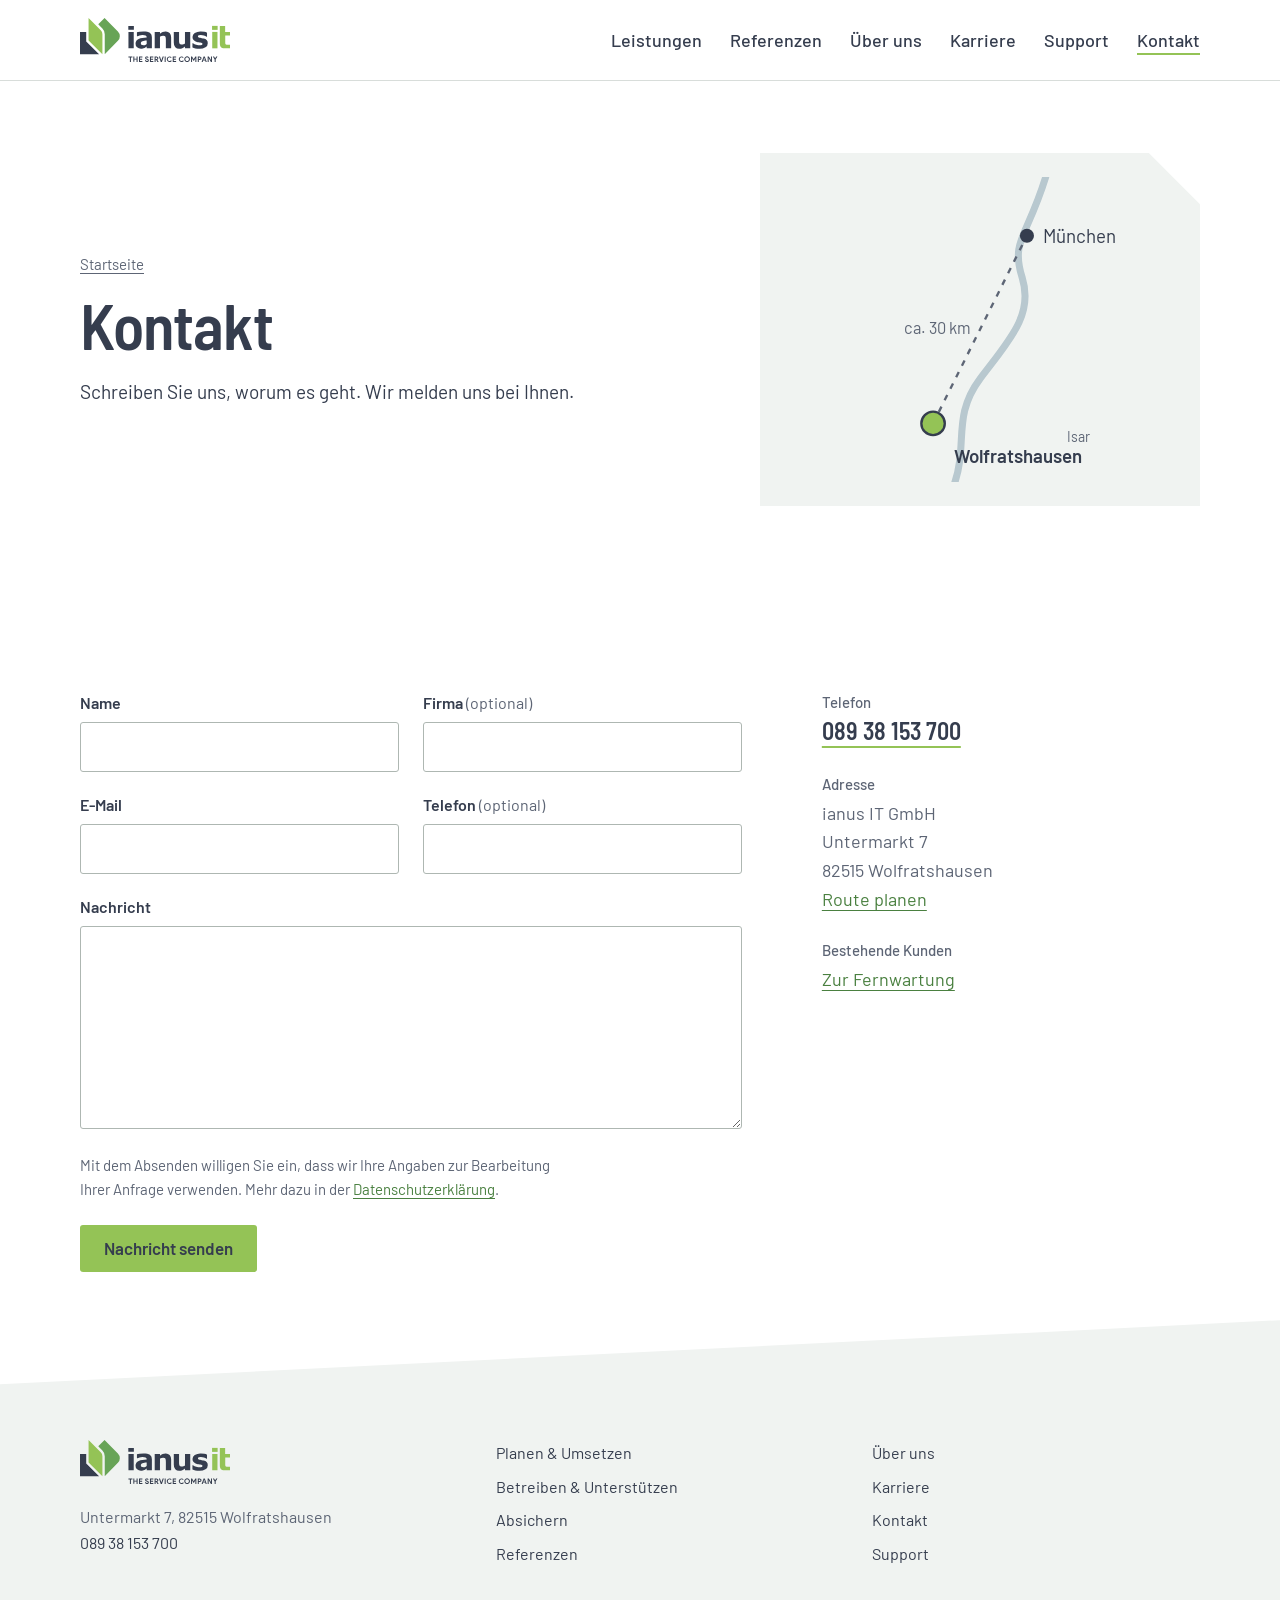
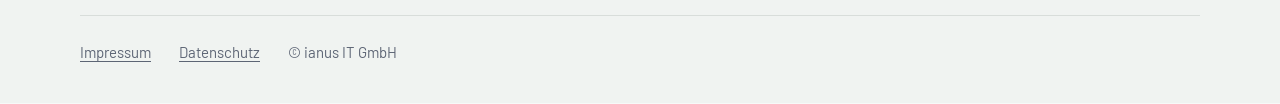
<file: kontakt.html>
<!doctype html>
<html lang="de">
<head>
  <meta charset="utf-8">
  <meta name="viewport" content="width=device-width, initial-scale=1">
  <script>document.documentElement.classList.add('js')</script>

  <!-- ===== Google: Titel und Beschreibung im Suchergebnis ===== -->
  <title>Kontakt | ianus IT in Wolfratshausen</title>
  <meta name="description" content="Kontakt zu ianus IT: Untermarkt 7, 82515 Wolfratshausen, Telefon 089 38 153 700, oder über das Kontaktformular.">
  <link rel="canonical" href="https://www.ianus-it.de/kontakt.html">

  <meta property="og:type" content="website">
  <meta property="og:locale" content="de_DE">
  <meta property="og:site_name" content="ianus IT">
  <meta property="og:title" content="Kontakt | ianus IT in Wolfratshausen">
  <meta property="og:description" content="Kontakt zu ianus IT: Untermarkt 7, 82515 Wolfratshausen, Telefon 089 38 153 700, oder über das Kontaktformular.">
  <meta property="og:url" content="https://www.ianus-it.de/kontakt.html">

  <link rel="icon" href="img/favicon.svg" type="image/svg+xml">

  <!-- VOR DEM LIVEGANG: Schrift selbst hosten (Datenschutz). -->
  <link rel="preconnect" href="https://fonts.googleapis.com">
  <link rel="preconnect" href="https://fonts.gstatic.com" crossorigin>
  <link rel="stylesheet" href="https://fonts.googleapis.com/css2?family=Barlow+Semi+Condensed:wght@500;600&family=Barlow:wght@400;500;600&display=swap">

  <link rel="stylesheet" href="css/style.css">
</head>
<body>
  <a class="skip-link" href="#inhalt">Zum Inhalt springen</a>

  <!-- Farbfilter für Fotos: Jedes Bild in den Logoformen und im Bildband
       bekommt automatisch die ianus-Farben. Neue Fotos einfach austauschen. -->
  <svg class="filters" aria-hidden="true" focusable="false">
    <filter id="ton-gruen" color-interpolation-filters="sRGB">
      <feColorMatrix type="saturate" values="0"/>
      <feComponentTransfer>
        <feFuncR type="table" tableValues="0.31 0.86"/>
        <feFuncG type="table" tableValues="0.54 0.95"/>
        <feFuncB type="table" tableValues="0.25 0.80"/>
      </feComponentTransfer>
    </filter>
    <filter id="ton-hellgruen" color-interpolation-filters="sRGB">
      <feColorMatrix type="saturate" values="0"/>
      <feComponentTransfer>
        <feFuncR type="table" tableValues="0.53 0.95"/>
        <feFuncG type="table" tableValues="0.73 0.98"/>
        <feFuncB type="table" tableValues="0.29 0.90"/>
      </feComponentTransfer>
    </filter>
    <filter id="ton-frisch" color-interpolation-filters="sRGB">
      <!-- Leistungsbilder: Schatten Anthrazit, Mitteltöne frisches Grün, Lichter Weiß -->
      <feColorMatrix type="saturate" values="0"/>
      <feComponentTransfer>
        <feFuncR type="gamma" exponent="0.6"/><feFuncG type="gamma" exponent="0.6"/><feFuncB type="gamma" exponent="0.6"/>
      </feComponentTransfer>
      <feComponentTransfer>
        <feFuncR type="linear" slope="1.2" intercept="-0.1"/><feFuncG type="linear" slope="1.2" intercept="-0.1"/><feFuncB type="linear" slope="1.2" intercept="-0.1"/>
      </feComponentTransfer>
      <feComponentTransfer>
        <feFuncR type="table" tableValues="0.208 0.498 1"/>
        <feFuncG type="table" tableValues="0.239 0.722 1"/>
        <feFuncB type="table" tableValues="0.306 0.353 1"/>
      </feComponentTransfer>
    </filter>
    <filter id="ton-anthrazit" color-interpolation-filters="sRGB">
      <feColorMatrix type="saturate" values="0"/>
      <feComponentTransfer>
        <feFuncR type="table" tableValues="0.13 0.84"/>
        <feFuncG type="table" tableValues="0.15 0.91"/>
        <feFuncB type="table" tableValues="0.19 0.80"/>
      </feComponentTransfer>
    </filter>
  </svg>

  <!-- ===================== KOPFZEILE ===================== -->
  <header class="site-header">
    <div class="wrap site-header__inner">
      <a class="brand" href="index.html" aria-label="ianus IT – zur Startseite">
        <img src="img/ianus-logo.svg" alt="ianus IT – The Service Company" width="180" height="53">
      </a>

      <button class="nav-toggle" type="button" aria-expanded="false" aria-controls="hauptnavigation">Menü</button>

      <nav class="site-nav" id="hauptnavigation" aria-label="Hauptnavigation">
        <ul class="site-nav__list">
          <li><a href="index.html#leistungen">Leistungen</a></li>
          <li><a href="referenzen.html">Referenzen</a></li>
          <li><a href="ueber-uns.html">Über uns</a></li>
          <li><a href="karriere.html">Karriere</a></li>
          <li><a href="support.html">Support</a></li>
          <li><a href="kontakt.html" aria-current="page">Kontakt</a></li>
        </ul>
      </nav>
    </div>
  </header>

  <main id="inhalt">
    <!-- ===================== EINSTIEG =====================
         Rechts die kleine Karte (gleiche wie auf Über uns) -->
    <section class="page-hero">
      <div class="wrap page-hero__grid">
        <div>
          <nav class="crumbs" aria-label="Pfad"><a href="index.html">Startseite</a></nav>
          <h1 class="page-title">Kontakt</h1>
          <p class="lead">Schreiben Sie uns, worum es geht. Wir melden uns bei Ihnen.</p>
        </div>
        <div class="page-hero__map"><svg class="map-mini" viewBox="0 0 300 260" role="img" aria-label="Wolfratshausen liegt rund 30 Kilometer südlich von München">
            <path d="M128 262 C 140 228, 126 204, 150 172 S 196 118, 186 86 S 190 52, 206 0" fill="none" stroke="#b8c8cf" stroke-width="6" stroke-linecap="round"/>
            <line x1="110" y1="210" x2="190" y2="50" stroke="#5d6575" stroke-width="2" stroke-dasharray="5 6"/>
            <circle cx="190" cy="50" r="6" fill="#353d4e"/>
            <text x="204" y="56" font-family="Barlow, sans-serif" font-size="16" fill="#353d4e">München</text>
            <circle cx="110" cy="210" r="10" fill="#94c356" stroke="#353d4e" stroke-width="2"/>
            <text x="128" y="244" font-family="Barlow, sans-serif" font-size="16" font-weight="600" fill="#353d4e">Wolfratshausen</text>
            <text x="142" y="134" text-anchor="end" font-family="Barlow, sans-serif" font-size="14" fill="#5d6575">ca. 30 km</text>
            <text x="224" y="226" font-family="Barlow, sans-serif" font-size="12" fill="#5d6575">Isar</text>
          </svg></div>
      </div>
    </section>

    <!-- ===================== FORMULAR =====================
         Das Formular schickt an kontakt.php (dort steht die Empfängeradresse).
         Bot-Schutz: ein unsichtbares Fangfeld und eine Zeitprüfung. -->
    <section class="section" aria-label="Kontaktformular und Kontaktdaten">
      <div class="wrap contact-page">
        <form class="contact-form" action="kontakt.php" method="post">
          <p class="form-error" id="fehler" role="alert">Die Nachricht konnte nicht gesendet werden. Prüfen Sie bitte Name, E-Mail-Adresse und Nachricht, oder rufen Sie uns an: 089 38 153 700.</p>
          <div class="form-grid">
            <div class="field">
              <label for="f-name">Name</label>
              <input id="f-name" name="name" type="text" autocomplete="name" required maxlength="200">
            </div>
            <div class="field">
              <label for="f-firma">Firma <span class="optional">(optional)</span></label>
              <input id="f-firma" name="firma" type="text" autocomplete="organization" maxlength="200">
            </div>
            <div class="field">
              <label for="f-email">E-Mail</label>
              <input id="f-email" name="email" type="email" autocomplete="email" required maxlength="200">
            </div>
            <div class="field">
              <label for="f-telefon">Telefon <span class="optional">(optional)</span></label>
              <input id="f-telefon" name="telefon" type="tel" autocomplete="tel" maxlength="60">
            </div>
            <div class="field field--wide">
              <label for="f-nachricht">Nachricht</label>
              <textarea id="f-nachricht" name="nachricht" rows="7" required maxlength="5000"></textarea>
            </div>
          </div>
          <!-- Fangfeld für Bots: für Menschen unsichtbar, muss leer bleiben -->
          <div class="hp" aria-hidden="true">
            <label for="f-website">Website</label>
            <input id="f-website" name="website" type="text" tabindex="-1" autocomplete="off">
          </div>
          <input type="hidden" name="form_token" value="">
          <p class="form-note">Mit dem Absenden willigen Sie ein, dass wir Ihre Angaben zur Bearbeitung Ihrer Anfrage verwenden. Mehr dazu in der <a href="datenschutz.html">Datenschutzerklärung</a>.</p>
          <button class="button" type="submit">Nachricht senden</button>
        </form>

        <aside class="contact-aside" aria-label="Kontaktdaten">
          <h2 class="contact-aside__title">Telefon</h2>
          <p><a class="contact__phone" href="tel:+498938153700">089 38 153 700</a></p>
          <h2 class="contact-aside__title">Adresse</h2>
          <address class="contact__address">ianus IT GmbH<br>Untermarkt 7<br>82515 Wolfratshausen</address>
          <p><a href="https://www.google.com/maps/search/?api=1&amp;query=Untermarkt+7+82515+Wolfratshausen" rel="noopener">Route planen</a></p>
          <h2 class="contact-aside__title">Bestehende Kunden</h2>
          <p><a href="support.html">Zur Fernwartung</a></p>
        </aside>
      </div>
    </section>

  </main>

  <!-- ===================== FUSSZEILE ===================== -->
  <footer class="site-footer slant">
    <div class="wrap site-footer__grid">
      <div>
        <img src="img/ianus-logo.svg" alt="ianus IT" width="150" height="44">
        <p class="site-footer__address">Untermarkt 7, 82515 Wolfratshausen<br><a href="tel:+498938153700">089 38 153 700</a></p>
      </div>
      <nav aria-label="Fußzeile">
        <ul class="site-footer__links">
          <li><a href="planen-und-umsetzen.html">Planen &amp; Umsetzen</a></li>
          <li><a href="betreiben-und-unterstuetzen.html">Betreiben &amp; Unterstützen</a></li>
          <li><a href="absichern.html">Absichern</a></li>
          <li><a href="referenzen.html">Referenzen</a></li>
          <li><a href="ueber-uns.html">Über uns</a></li>
          <li><a href="karriere.html">Karriere</a></li>
          <li><a href="kontakt.html">Kontakt</a></li>
          <li><a href="support.html">Support</a></li>
        </ul>
      </nav>
      <p class="site-footer__legal"><a href="impressum.html">Impressum</a> <a href="datenschutz.html">Datenschutz</a> <span>© ianus IT GmbH</span></p>
    </div>
  </footer>

  <script src="js/main.js" defer></script>
</body>
</html>
</file>
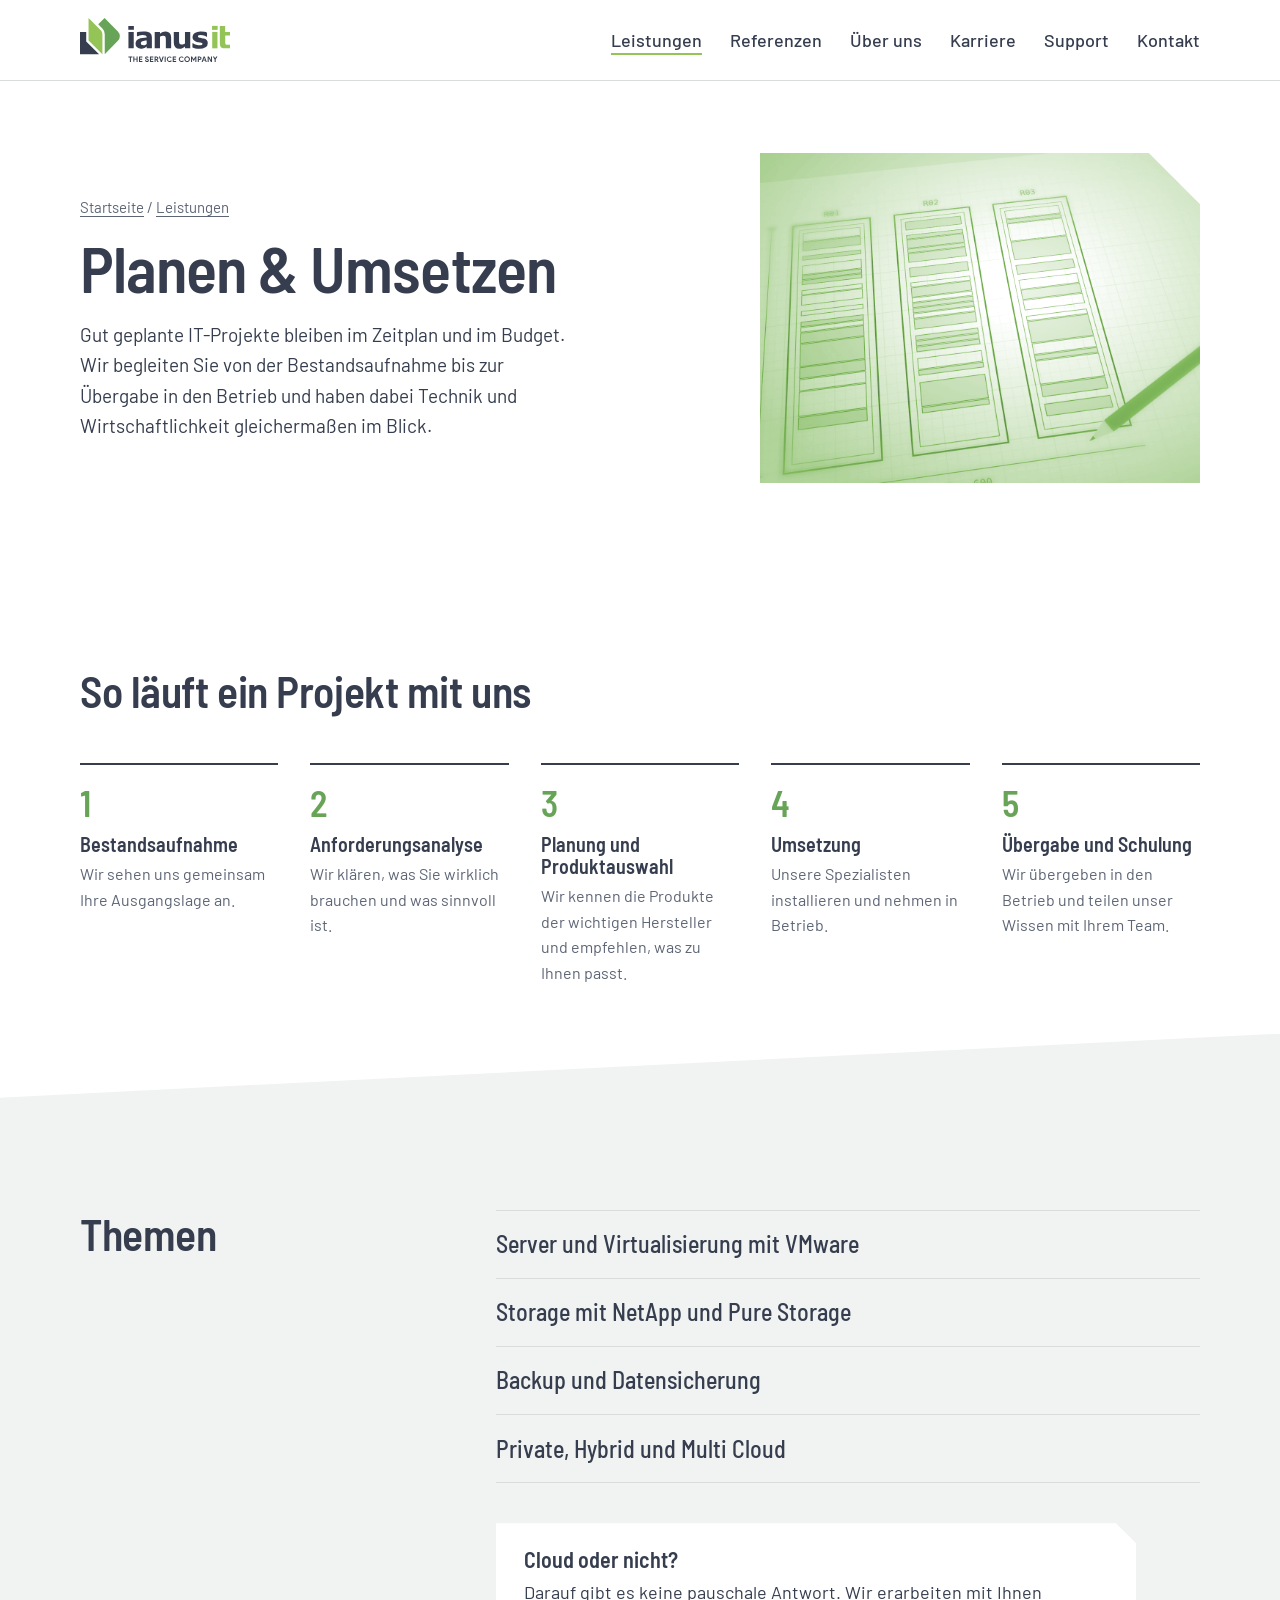
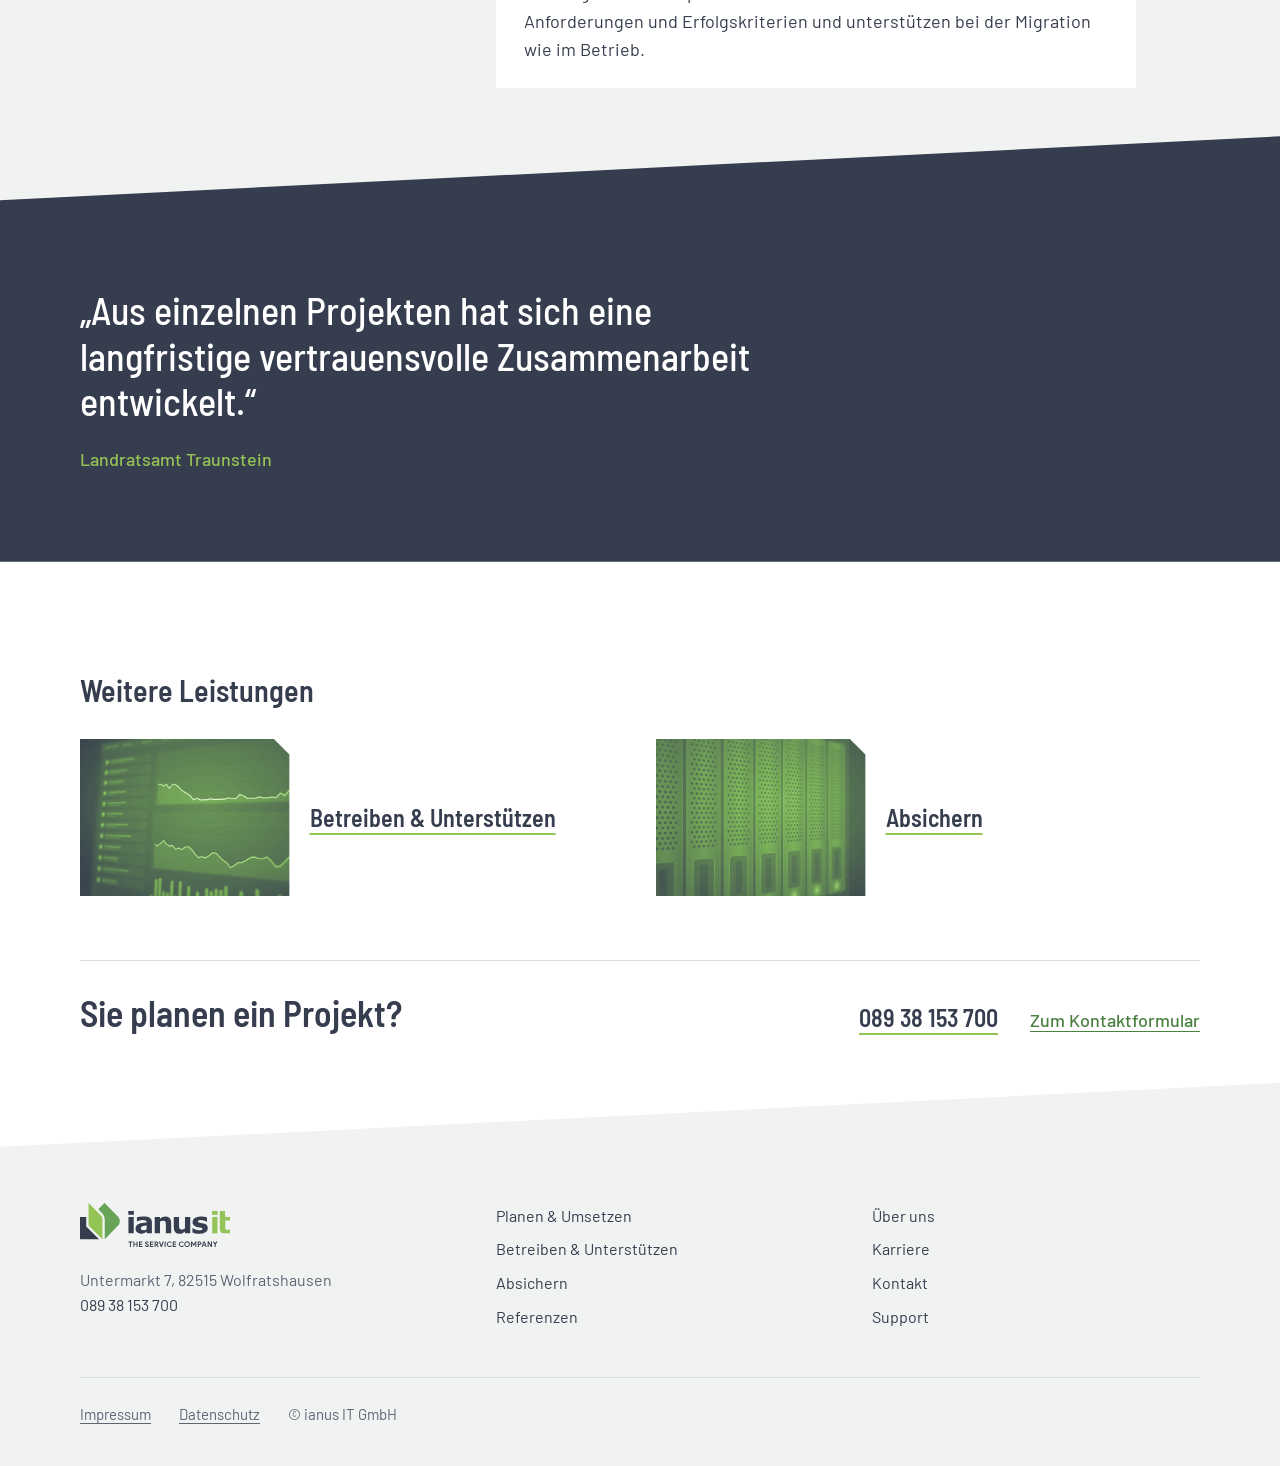
<file: planen-und-umsetzen.html>
<!doctype html>
<html lang="de">
<head>
  <meta charset="utf-8">
  <meta name="viewport" content="width=device-width, initial-scale=1">
  <script>document.documentElement.classList.add('js')</script>

  <!-- ===== Google: Titel und Beschreibung im Suchergebnis ===== -->
  <title>IT-Planung und Projektumsetzung | ianus IT</title>
  <meta name="description" content="Bestandsaufnahme, Planung, Produktauswahl und Umsetzung: ianus IT begleitet Rechenzentrums-, Storage-, Backup- und Cloud-Projekte bis zur Übergabe in den Betrieb.">
  <link rel="canonical" href="https://www.ianus-it.de/planen-und-umsetzen.html">

  <meta property="og:type" content="website">
  <meta property="og:locale" content="de_DE">
  <meta property="og:site_name" content="ianus IT">
  <meta property="og:title" content="IT-Planung und Projektumsetzung | ianus IT">
  <meta property="og:description" content="Bestandsaufnahme, Planung, Produktauswahl und Umsetzung: ianus IT begleitet Rechenzentrums-, Storage-, Backup- und Cloud-Projekte bis zur Übergabe in den Betrieb.">
  <meta property="og:url" content="https://www.ianus-it.de/planen-und-umsetzen.html">

  <link rel="icon" href="img/favicon.svg" type="image/svg+xml">

  <!-- VOR DEM LIVEGANG: Schrift selbst hosten (Datenschutz). -->
  <link rel="preconnect" href="https://fonts.googleapis.com">
  <link rel="preconnect" href="https://fonts.gstatic.com" crossorigin>
  <link rel="stylesheet" href="https://fonts.googleapis.com/css2?family=Barlow+Semi+Condensed:wght@500;600&family=Barlow:wght@400;500;600&display=swap">

  <link rel="stylesheet" href="css/style.css">
</head>
<body>
  <a class="skip-link" href="#inhalt">Zum Inhalt springen</a>

  <!-- Farbfilter für Fotos: Jedes Bild in den Logoformen und im Bildband
       bekommt automatisch die ianus-Farben. Neue Fotos einfach austauschen. -->
  <svg class="filters" aria-hidden="true" focusable="false">
    <filter id="ton-gruen" color-interpolation-filters="sRGB">
      <feColorMatrix type="saturate" values="0"/>
      <feComponentTransfer>
        <feFuncR type="table" tableValues="0.31 0.86"/>
        <feFuncG type="table" tableValues="0.54 0.95"/>
        <feFuncB type="table" tableValues="0.25 0.80"/>
      </feComponentTransfer>
    </filter>
    <filter id="ton-hellgruen" color-interpolation-filters="sRGB">
      <feColorMatrix type="saturate" values="0"/>
      <feComponentTransfer>
        <feFuncR type="table" tableValues="0.53 0.95"/>
        <feFuncG type="table" tableValues="0.73 0.98"/>
        <feFuncB type="table" tableValues="0.29 0.90"/>
      </feComponentTransfer>
    </filter>
    <filter id="ton-frisch" color-interpolation-filters="sRGB">
      <!-- Leistungsbilder: Schatten Anthrazit, Mitteltöne frisches Grün, Lichter Weiß -->
      <feColorMatrix type="saturate" values="0"/>
      <feComponentTransfer>
        <feFuncR type="gamma" exponent="0.6"/><feFuncG type="gamma" exponent="0.6"/><feFuncB type="gamma" exponent="0.6"/>
      </feComponentTransfer>
      <feComponentTransfer>
        <feFuncR type="linear" slope="1.2" intercept="-0.1"/><feFuncG type="linear" slope="1.2" intercept="-0.1"/><feFuncB type="linear" slope="1.2" intercept="-0.1"/>
      </feComponentTransfer>
      <feComponentTransfer>
        <feFuncR type="table" tableValues="0.208 0.498 1"/>
        <feFuncG type="table" tableValues="0.239 0.722 1"/>
        <feFuncB type="table" tableValues="0.306 0.353 1"/>
      </feComponentTransfer>
    </filter>
    <filter id="ton-anthrazit" color-interpolation-filters="sRGB">
      <feColorMatrix type="saturate" values="0"/>
      <feComponentTransfer>
        <feFuncR type="table" tableValues="0.13 0.84"/>
        <feFuncG type="table" tableValues="0.15 0.91"/>
        <feFuncB type="table" tableValues="0.19 0.80"/>
      </feComponentTransfer>
    </filter>
  </svg>

  <!-- ===================== KOPFZEILE ===================== -->
  <header class="site-header">
    <div class="wrap site-header__inner">
      <a class="brand" href="index.html" aria-label="ianus IT – zur Startseite">
        <img src="img/ianus-logo.svg" alt="ianus IT – The Service Company" width="180" height="53">
      </a>

      <button class="nav-toggle" type="button" aria-expanded="false" aria-controls="hauptnavigation">Menü</button>

      <nav class="site-nav" id="hauptnavigation" aria-label="Hauptnavigation">
        <ul class="site-nav__list">
          <li><a href="index.html#leistungen" aria-current="page">Leistungen</a></li>
          <li><a href="referenzen.html">Referenzen</a></li>
          <li><a href="ueber-uns.html">Über uns</a></li>
          <li><a href="karriere.html">Karriere</a></li>
          <li><a href="support.html">Support</a></li>
          <li><a href="kontakt.html">Kontakt</a></li>
        </ul>
      </nav>
    </div>
  </header>

  <main id="inhalt">

    <!-- ===================== EINSTIEG =====================
         Bild austauschen: img/platzhalter-planen.jpg (Querformat 4:3, etwa 1200 × 900 Pixel). -->
    <section class="page-hero">
      <div class="wrap page-hero__grid">
        <div>
          <nav class="crumbs" aria-label="Pfad"><a href="index.html">Startseite</a> / <a href="index.html#leistungen">Leistungen</a></nav>
          <h1 class="page-title">Planen &amp; Umsetzen</h1>
          <p class="lead">Gut geplante IT-Projekte bleiben im Zeitplan und im Budget. Wir begleiten Sie von der Bestandsaufnahme bis zur Übergabe in den Betrieb und haben dabei Technik und Wirtschaftlichkeit gleichermaßen im Blick.</p>
        </div>
        <svg class="page-hero__image" viewBox="0 0 1200 900" preserveAspectRatio="xMidYMid slice" aria-hidden="true"><image href="img/platzhalter-planen.jpg" width="1200" height="900" preserveAspectRatio="xMidYMid slice" filter="url(#ton-frisch)"/></svg>
      </div>
    </section>

    <!-- ===================== ABLAUF ===================== -->
    <section class="section" aria-labelledby="ablauf-title">
      <div class="wrap">
        <h2 class="section-title" id="ablauf-title">So läuft ein Projekt mit uns</h2>
        <ol class="steps">
          <li><h3>Bestandsaufnahme</h3><p>Wir sehen uns gemeinsam Ihre Ausgangslage an.</p></li>
          <li><h3>Anforderungsanalyse</h3><p>Wir klären, was Sie wirklich brauchen und was sinnvoll ist.</p></li>
          <li><h3>Planung und Produktauswahl</h3><p>Wir kennen die Produkte der wichtigen Hersteller und empfehlen, was zu Ihnen passt.</p></li>
          <li><h3>Umsetzung</h3><p>Unsere Spezialisten installieren und nehmen in Betrieb.</p></li>
          <li><h3>Übergabe und Schulung</h3><p>Wir übergeben in den Betrieb und teilen unser Wissen mit Ihrem Team.</p></li>
        </ol>
      </div>
    </section>

    <!-- ===================== THEMEN ===================== -->
    <section class="section section--mist slant" aria-labelledby="themen-title">
      <div class="wrap split">
        <h2 class="section-title" id="themen-title">Themen</h2>
        <div>
          <ul class="points points--large">
            <li>Server und Virtualisierung mit VMware</li>
            <li>Storage mit NetApp und Pure Storage</li>
            <li>Backup und Datensicherung</li>
            <li>Private, Hybrid und Multi Cloud</li>
          </ul>
          <div class="note">
            <h3 class="note__title">Cloud oder nicht?</h3>
            <p>Darauf gibt es keine pauschale Antwort. Wir erarbeiten mit Ihnen Anforderungen und Erfolgskriterien und unterstützen bei der Migration wie im Betrieb.</p>
          </div>
        </div>
      </div>
    </section>

    <!-- ===================== KUNDENSTIMME ===================== -->
    <section class="quote-band slant" aria-label="Kundenstimme">
      <div class="wrap">
        <blockquote class="quote">
          <p>„Aus einzelnen Projekten hat sich eine langfristige vertrauensvolle Zusammenarbeit entwickelt.“</p>
          <footer>Landratsamt Traunstein</footer>
        </blockquote>
      </div>
    </section>

    <!-- ===================== WEITERE LEISTUNGEN ===================== -->
    <section class="related" aria-labelledby="related-title">
      <div class="wrap">
        <h2 class="related__heading" id="related-title">Weitere Leistungen</h2>
        <div class="related__grid">
          <a class="related__item" href="betreiben-und-unterstuetzen.html">
            <svg class="related__image" viewBox="0 0 1200 900" preserveAspectRatio="xMidYMid slice" aria-hidden="true"><image href="img/platzhalter-betreiben.jpg" width="1200" height="900" preserveAspectRatio="xMidYMid slice" filter="url(#ton-frisch)"/></svg>
            <span class="related__title">Betreiben &amp; Unterstützen</span>
          </a>
          <a class="related__item" href="absichern.html">
            <svg class="related__image" viewBox="0 0 1200 900" preserveAspectRatio="xMidYMid slice" aria-hidden="true"><image href="img/platzhalter-absichern.jpg" width="1200" height="900" preserveAspectRatio="xMidYMid slice" filter="url(#ton-frisch)"/></svg>
            <span class="related__title">Absichern</span>
          </a>
        </div>
      </div>
    </section>

    <!-- Kontakt, bewusst zurückhaltend -->
    <section class="cta-strip" aria-label="Kontakt">
      <div class="wrap">
        <div class="cta-strip__inner">
          <h2 class="cta-strip__title">Sie planen ein Projekt?</h2>
          <p class="cta-strip__ways"><a class="contact__phone" href="tel:+498938153700">089 38 153 700</a> <a class="contact__form-link" href="kontakt.html">Zum Kontaktformular</a></p>
        </div>
      </div>
    </section>

  </main>

  <!-- ===================== FUSSZEILE ===================== -->
  <footer class="site-footer slant">
    <div class="wrap site-footer__grid">
      <div>
        <img src="img/ianus-logo.svg" alt="ianus IT" width="150" height="44">
        <p class="site-footer__address">Untermarkt 7, 82515 Wolfratshausen<br><a href="tel:+498938153700">089 38 153 700</a></p>
      </div>
      <nav aria-label="Fußzeile">
        <ul class="site-footer__links">
          <li><a href="planen-und-umsetzen.html">Planen &amp; Umsetzen</a></li>
          <li><a href="betreiben-und-unterstuetzen.html">Betreiben &amp; Unterstützen</a></li>
          <li><a href="absichern.html">Absichern</a></li>
          <li><a href="referenzen.html">Referenzen</a></li>
          <li><a href="ueber-uns.html">Über uns</a></li>
          <li><a href="karriere.html">Karriere</a></li>
          <li><a href="kontakt.html">Kontakt</a></li>
          <li><a href="support.html">Support</a></li>
        </ul>
      </nav>
      <p class="site-footer__legal"><a href="impressum.html">Impressum</a> <a href="datenschutz.html">Datenschutz</a> <span>© ianus IT GmbH</span></p>
    </div>
  </footer>

  <script src="js/main.js" defer></script>
</body>
</html>
</file>
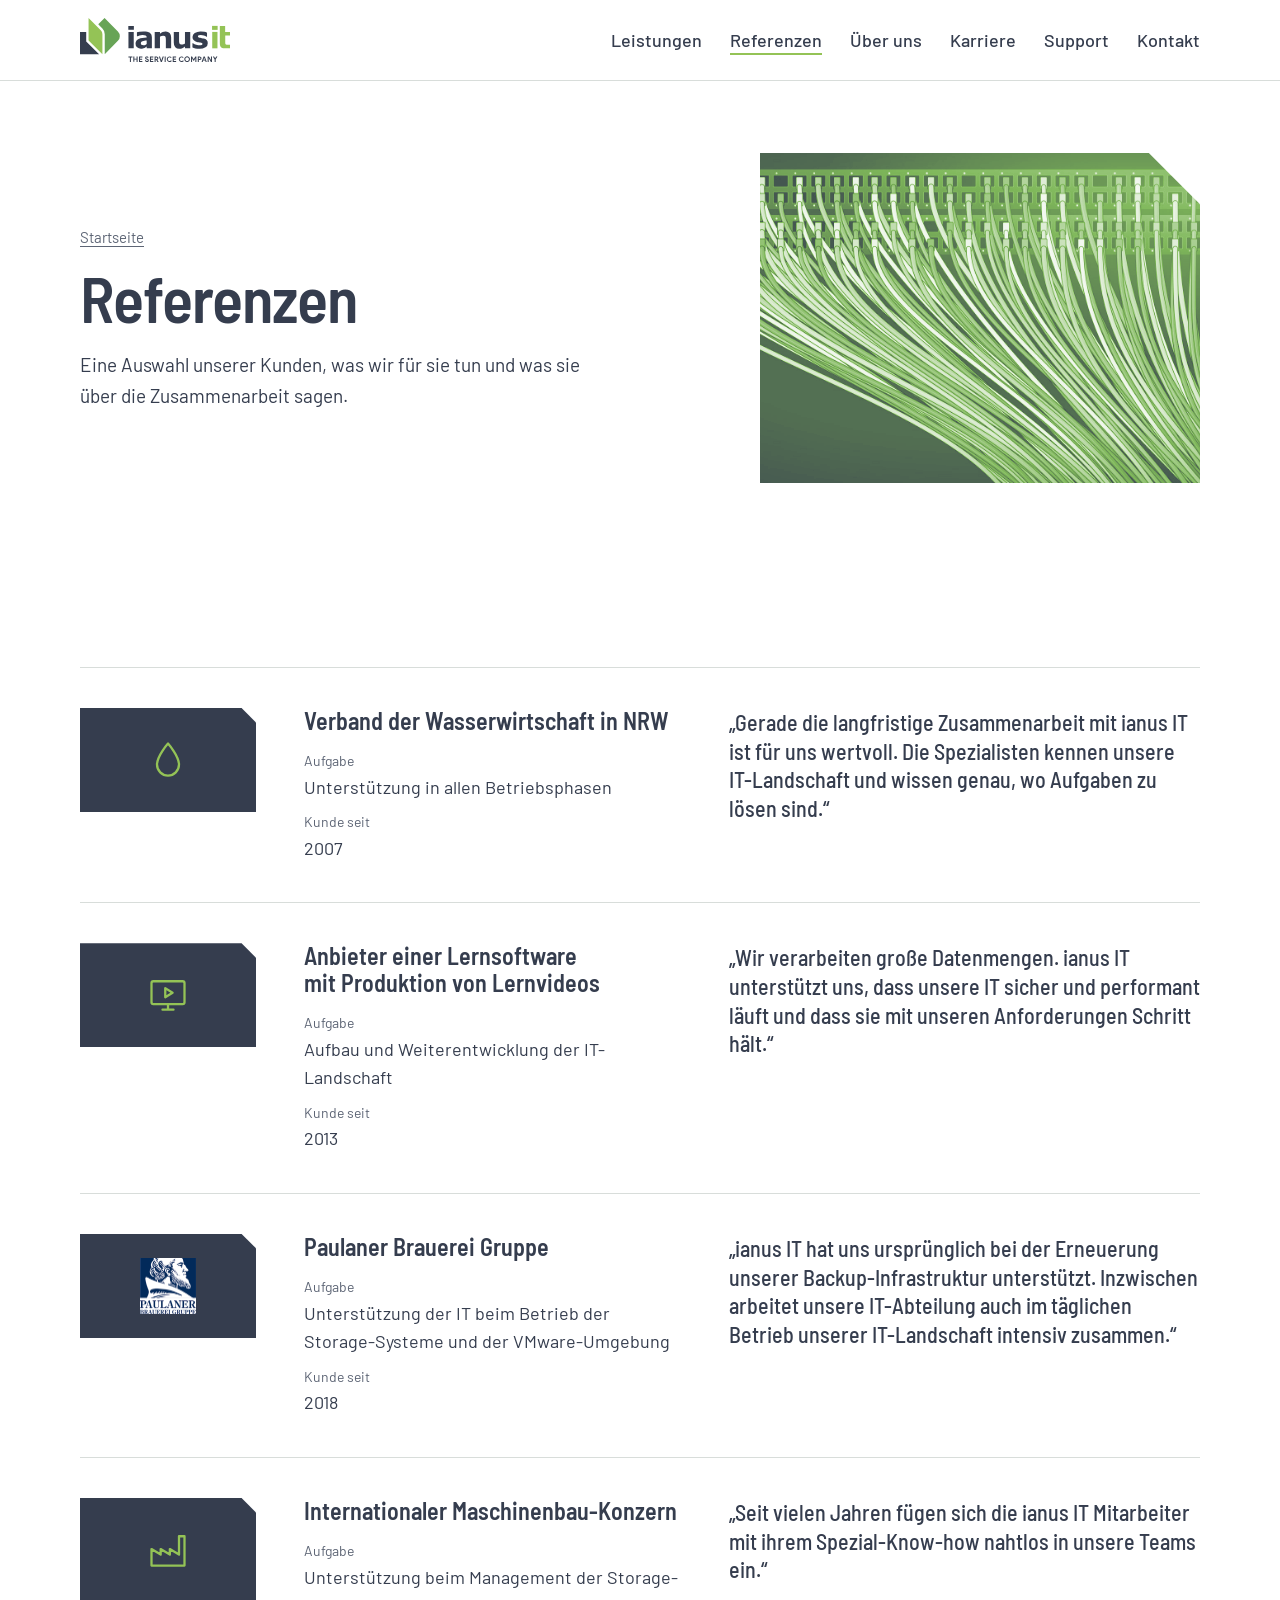
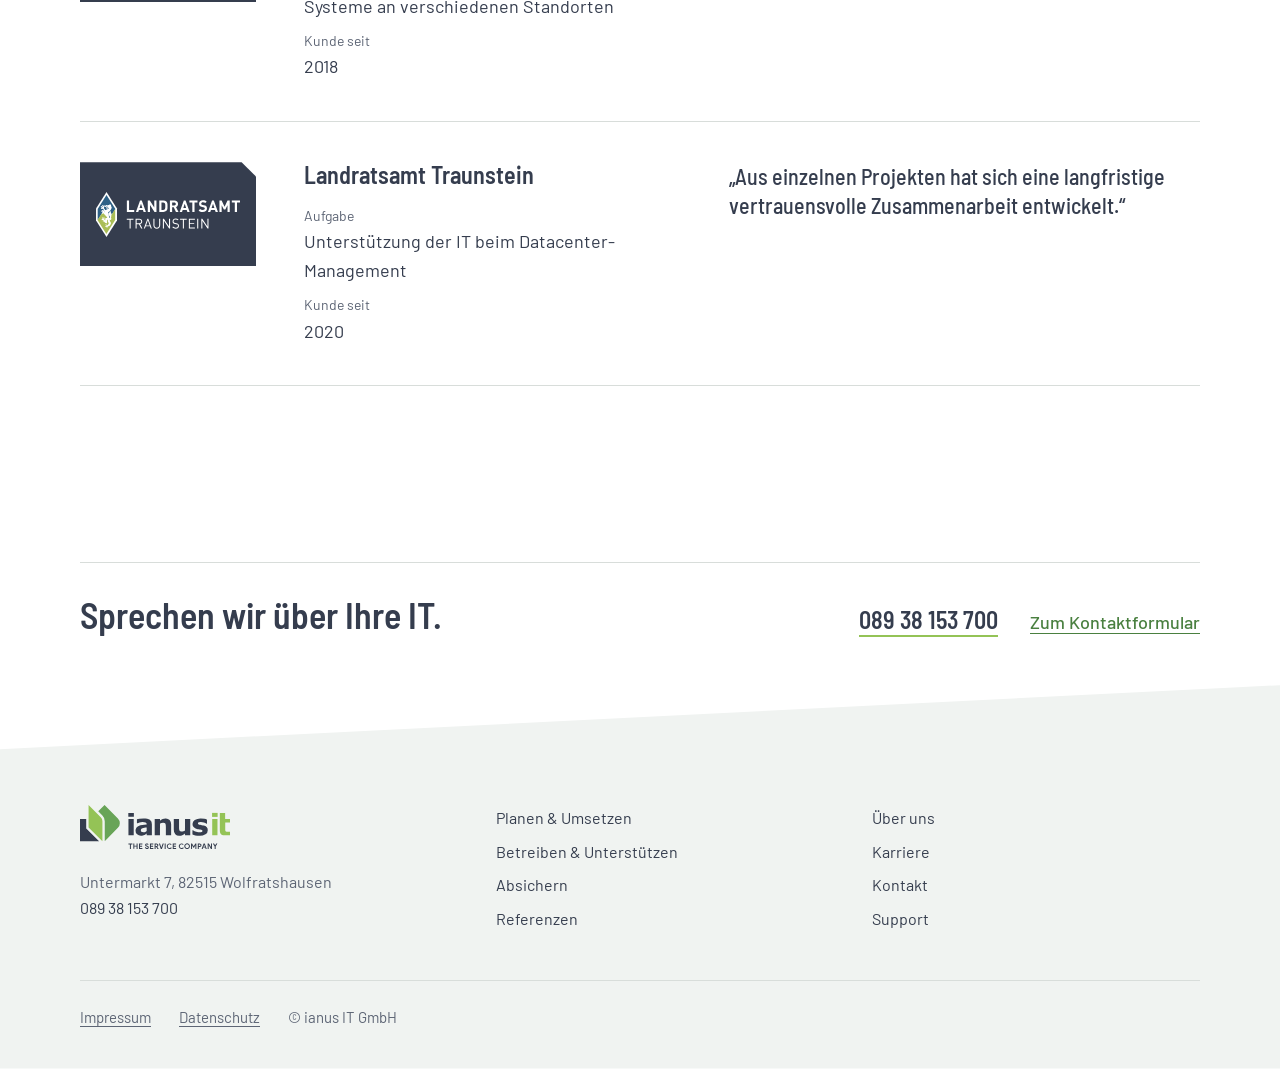
<file: referenzen.html>
<!doctype html>
<html lang="de">
<head>
  <meta charset="utf-8">
  <meta name="viewport" content="width=device-width, initial-scale=1">
  <script>document.documentElement.classList.add('js')</script>

  <!-- ===== Google: Titel und Beschreibung im Suchergebnis ===== -->
  <title>Referenzen | ianus IT</title>
  <meta name="description" content="Kunden von ianus IT: Paulaner Brauerei Gruppe, Landratsamt Traunstein, ein Verband der Wasserwirtschaft, ein Maschinenbau-Konzern und ein Lernsoftware-Anbieter.">
  <link rel="canonical" href="https://www.ianus-it.de/referenzen.html">

  <meta property="og:type" content="website">
  <meta property="og:locale" content="de_DE">
  <meta property="og:site_name" content="ianus IT">
  <meta property="og:title" content="Referenzen | ianus IT">
  <meta property="og:description" content="Kunden von ianus IT: Paulaner Brauerei Gruppe, Landratsamt Traunstein, ein Verband der Wasserwirtschaft, ein Maschinenbau-Konzern und ein Lernsoftware-Anbieter.">
  <meta property="og:url" content="https://www.ianus-it.de/referenzen.html">

  <link rel="icon" href="img/favicon.svg" type="image/svg+xml">

  <!-- VOR DEM LIVEGANG: Schrift selbst hosten (Datenschutz). -->
  <link rel="preconnect" href="https://fonts.googleapis.com">
  <link rel="preconnect" href="https://fonts.gstatic.com" crossorigin>
  <link rel="stylesheet" href="https://fonts.googleapis.com/css2?family=Barlow+Semi+Condensed:wght@500;600&family=Barlow:wght@400;500;600&display=swap">

  <link rel="stylesheet" href="css/style.css">
</head>
<body>
  <a class="skip-link" href="#inhalt">Zum Inhalt springen</a>

  <!-- Farbfilter für Fotos: Jedes Bild in den Logoformen und im Bildband
       bekommt automatisch die ianus-Farben. Neue Fotos einfach austauschen. -->
  <svg class="filters" aria-hidden="true" focusable="false">
    <filter id="ton-gruen" color-interpolation-filters="sRGB">
      <feColorMatrix type="saturate" values="0"/>
      <feComponentTransfer>
        <feFuncR type="table" tableValues="0.31 0.86"/>
        <feFuncG type="table" tableValues="0.54 0.95"/>
        <feFuncB type="table" tableValues="0.25 0.80"/>
      </feComponentTransfer>
    </filter>
    <filter id="ton-hellgruen" color-interpolation-filters="sRGB">
      <feColorMatrix type="saturate" values="0"/>
      <feComponentTransfer>
        <feFuncR type="table" tableValues="0.53 0.95"/>
        <feFuncG type="table" tableValues="0.73 0.98"/>
        <feFuncB type="table" tableValues="0.29 0.90"/>
      </feComponentTransfer>
    </filter>
    <filter id="ton-frisch" color-interpolation-filters="sRGB">
      <!-- Leistungsbilder: Schatten Anthrazit, Mitteltöne frisches Grün, Lichter Weiß -->
      <feColorMatrix type="saturate" values="0"/>
      <feComponentTransfer>
        <feFuncR type="gamma" exponent="0.6"/><feFuncG type="gamma" exponent="0.6"/><feFuncB type="gamma" exponent="0.6"/>
      </feComponentTransfer>
      <feComponentTransfer>
        <feFuncR type="linear" slope="1.2" intercept="-0.1"/><feFuncG type="linear" slope="1.2" intercept="-0.1"/><feFuncB type="linear" slope="1.2" intercept="-0.1"/>
      </feComponentTransfer>
      <feComponentTransfer>
        <feFuncR type="table" tableValues="0.208 0.498 1"/>
        <feFuncG type="table" tableValues="0.239 0.722 1"/>
        <feFuncB type="table" tableValues="0.306 0.353 1"/>
      </feComponentTransfer>
    </filter>
    <filter id="ton-anthrazit" color-interpolation-filters="sRGB">
      <feColorMatrix type="saturate" values="0"/>
      <feComponentTransfer>
        <feFuncR type="table" tableValues="0.13 0.84"/>
        <feFuncG type="table" tableValues="0.15 0.91"/>
        <feFuncB type="table" tableValues="0.19 0.80"/>
      </feComponentTransfer>
    </filter>
  </svg>

  <!-- ===================== KOPFZEILE ===================== -->
  <header class="site-header">
    <div class="wrap site-header__inner">
      <a class="brand" href="index.html" aria-label="ianus IT – zur Startseite">
        <img src="img/ianus-logo.svg" alt="ianus IT – The Service Company" width="180" height="53">
      </a>

      <button class="nav-toggle" type="button" aria-expanded="false" aria-controls="hauptnavigation">Menü</button>

      <nav class="site-nav" id="hauptnavigation" aria-label="Hauptnavigation">
        <ul class="site-nav__list">
          <li><a href="index.html#leistungen">Leistungen</a></li>
          <li><a href="referenzen.html" aria-current="page">Referenzen</a></li>
          <li><a href="ueber-uns.html">Über uns</a></li>
          <li><a href="karriere.html">Karriere</a></li>
          <li><a href="support.html">Support</a></li>
          <li><a href="kontakt.html">Kontakt</a></li>
        </ul>
      </nav>
    </div>
  </header>

  <main id="inhalt">
    <!-- ===================== EINSTIEG =====================
         Bild austauschen: img/platzhalter-kabel.jpg -->
    <section class="page-hero">
      <div class="wrap page-hero__grid">
        <div>
          <nav class="crumbs" aria-label="Pfad"><a href="index.html">Startseite</a></nav>
          <h1 class="page-title">Referenzen</h1>
          <p class="lead">Eine Auswahl unserer Kunden, was wir für sie tun und was sie über die Zusammenarbeit sagen.</p>
        </div>
        <svg class="page-hero__image" viewBox="0 0 1800 800" preserveAspectRatio="xMidYMid slice" aria-hidden="true"><image href="img/platzhalter-kabel.jpg" width="1800" height="800" preserveAspectRatio="xMidYMid slice" filter="url(#ton-frisch)"/></svg>
      </div>
    </section>

    <!-- Neue Referenz: einen <article class="reference"> kopieren und anpassen. -->
    <section class="section" aria-label="Kunden">
      <div class="wrap references">
          <article class="reference">
            <div class="reference__mark"><svg class="client__icon" viewBox="0 0 48 48" aria-hidden="true" fill="none" stroke="currentColor" stroke-width="2.5" stroke-linejoin="round" stroke-linecap="round"><path d="M24 6c0 0-12 13.5-12 23a12 12 0 0 0 24 0C36 19.5 24 6 24 6z"/></svg></div>
            <div class="reference__info">
              <h2 class="reference__name">Verband der Wasserwirtschaft in NRW</h2>
              <dl class="reference__facts">
                <div><dt>Aufgabe</dt><dd>Unterstützung in allen Betriebsphasen</dd></div>
                <div><dt>Kunde seit</dt><dd>2007</dd></div>
              </dl>
            </div>
            <blockquote class="reference__quote"><p>„Gerade die langfristige Zusammenarbeit mit ianus IT ist für uns wertvoll. Die Spezialisten kennen unsere IT-Landschaft und wissen genau, wo Aufgaben zu lösen sind.“</p></blockquote>
          </article>
          <article class="reference">
            <div class="reference__mark"><svg class="client__icon" viewBox="0 0 48 48" aria-hidden="true" fill="none" stroke="currentColor" stroke-width="2.5" stroke-linejoin="round" stroke-linecap="round"><rect x="6" y="9" width="36" height="25" rx="2"/><path d="M18 40h12M24 34v6"/><path d="M21 16.5v10l8-5z"/></svg></div>
            <div class="reference__info">
              <h2 class="reference__name">Anbieter einer Lernsoftware mit Produktion von Lernvideos</h2>
              <dl class="reference__facts">
                <div><dt>Aufgabe</dt><dd>Aufbau und Weiterentwicklung der IT-Landschaft</dd></div>
                <div><dt>Kunde seit</dt><dd>2013</dd></div>
              </dl>
            </div>
            <blockquote class="reference__quote"><p>„Wir verarbeiten große Datenmengen. ianus IT unterstützt uns, dass unsere IT sicher und performant läuft und dass sie mit unseren Anforderungen Schritt hält.“</p></blockquote>
          </article>
          <article class="reference">
            <div class="reference__mark"><img class="logo-paulaner" src="img/kunde-paulaner.png" alt="" width="56" height="56"></div>
            <div class="reference__info">
              <h2 class="reference__name">Paulaner Brauerei Gruppe</h2>
              <dl class="reference__facts">
                <div><dt>Aufgabe</dt><dd>Unterstützung der IT beim Betrieb der Storage-Systeme und der VMware-Umgebung</dd></div>
                <div><dt>Kunde seit</dt><dd>2018</dd></div>
              </dl>
            </div>
            <blockquote class="reference__quote"><p>„ianus IT hat uns ursprünglich bei der Erneuerung unserer Backup-Infrastruktur unterstützt. Inzwischen arbeitet unsere IT-Abteilung auch im täglichen Betrieb unserer IT-Landschaft intensiv zusammen.“</p></blockquote>
          </article>
          <article class="reference">
            <div class="reference__mark"><svg class="client__icon" viewBox="0 0 48 48" aria-hidden="true" fill="none" stroke="currentColor" stroke-width="2.5" stroke-linejoin="round" stroke-linecap="round"><path d="M6 41V23l10 6v-6l10 6v-6l10 6V9h6v32z"/></svg></div>
            <div class="reference__info">
              <h2 class="reference__name">Internationaler Maschinenbau-Konzern</h2>
              <dl class="reference__facts">
                <div><dt>Aufgabe</dt><dd>Unterstützung beim Management der Storage-Systeme an verschiedenen Standorten</dd></div>
                <div><dt>Kunde seit</dt><dd>2018</dd></div>
              </dl>
            </div>
            <blockquote class="reference__quote"><p>„Seit vielen Jahren fügen sich die ianus IT Mitarbeiter mit ihrem Spezial-Know-how nahtlos in unsere Teams ein.“</p></blockquote>
          </article>
          <article class="reference">
            <div class="reference__mark"><img class="logo-traunstein" src="img/kunde-landratsamt-traunstein.svg" alt="" width="155" height="48"></div>
            <div class="reference__info">
              <h2 class="reference__name">Landratsamt Traunstein</h2>
              <dl class="reference__facts">
                <div><dt>Aufgabe</dt><dd>Unterstützung der IT beim Datacenter-Management</dd></div>
                <div><dt>Kunde seit</dt><dd>2020</dd></div>
              </dl>
            </div>
            <blockquote class="reference__quote"><p>„Aus einzelnen Projekten hat sich eine langfristige vertrauensvolle Zusammenarbeit entwickelt.“</p></blockquote>
          </article>
      </div>
    </section>

    <!-- Kontakt, bewusst zurückhaltend -->
    <section class="cta-strip" aria-label="Kontakt">
      <div class="wrap">
        <div class="cta-strip__inner">
          <h2 class="cta-strip__title">Sprechen wir über Ihre IT.</h2>
          <p class="cta-strip__ways"><a class="contact__phone" href="tel:+498938153700">089 38 153 700</a> <a class="contact__form-link" href="kontakt.html">Zum Kontaktformular</a></p>
        </div>
      </div>
    </section>

  </main>

  <!-- ===================== FUSSZEILE ===================== -->
  <footer class="site-footer slant">
    <div class="wrap site-footer__grid">
      <div>
        <img src="img/ianus-logo.svg" alt="ianus IT" width="150" height="44">
        <p class="site-footer__address">Untermarkt 7, 82515 Wolfratshausen<br><a href="tel:+498938153700">089 38 153 700</a></p>
      </div>
      <nav aria-label="Fußzeile">
        <ul class="site-footer__links">
          <li><a href="planen-und-umsetzen.html">Planen &amp; Umsetzen</a></li>
          <li><a href="betreiben-und-unterstuetzen.html">Betreiben &amp; Unterstützen</a></li>
          <li><a href="absichern.html">Absichern</a></li>
          <li><a href="referenzen.html">Referenzen</a></li>
          <li><a href="ueber-uns.html">Über uns</a></li>
          <li><a href="karriere.html">Karriere</a></li>
          <li><a href="kontakt.html">Kontakt</a></li>
          <li><a href="support.html">Support</a></li>
        </ul>
      </nav>
      <p class="site-footer__legal"><a href="impressum.html">Impressum</a> <a href="datenschutz.html">Datenschutz</a> <span>© ianus IT GmbH</span></p>
    </div>
  </footer>

  <script src="js/main.js" defer></script>
</body>
</html>
</file>
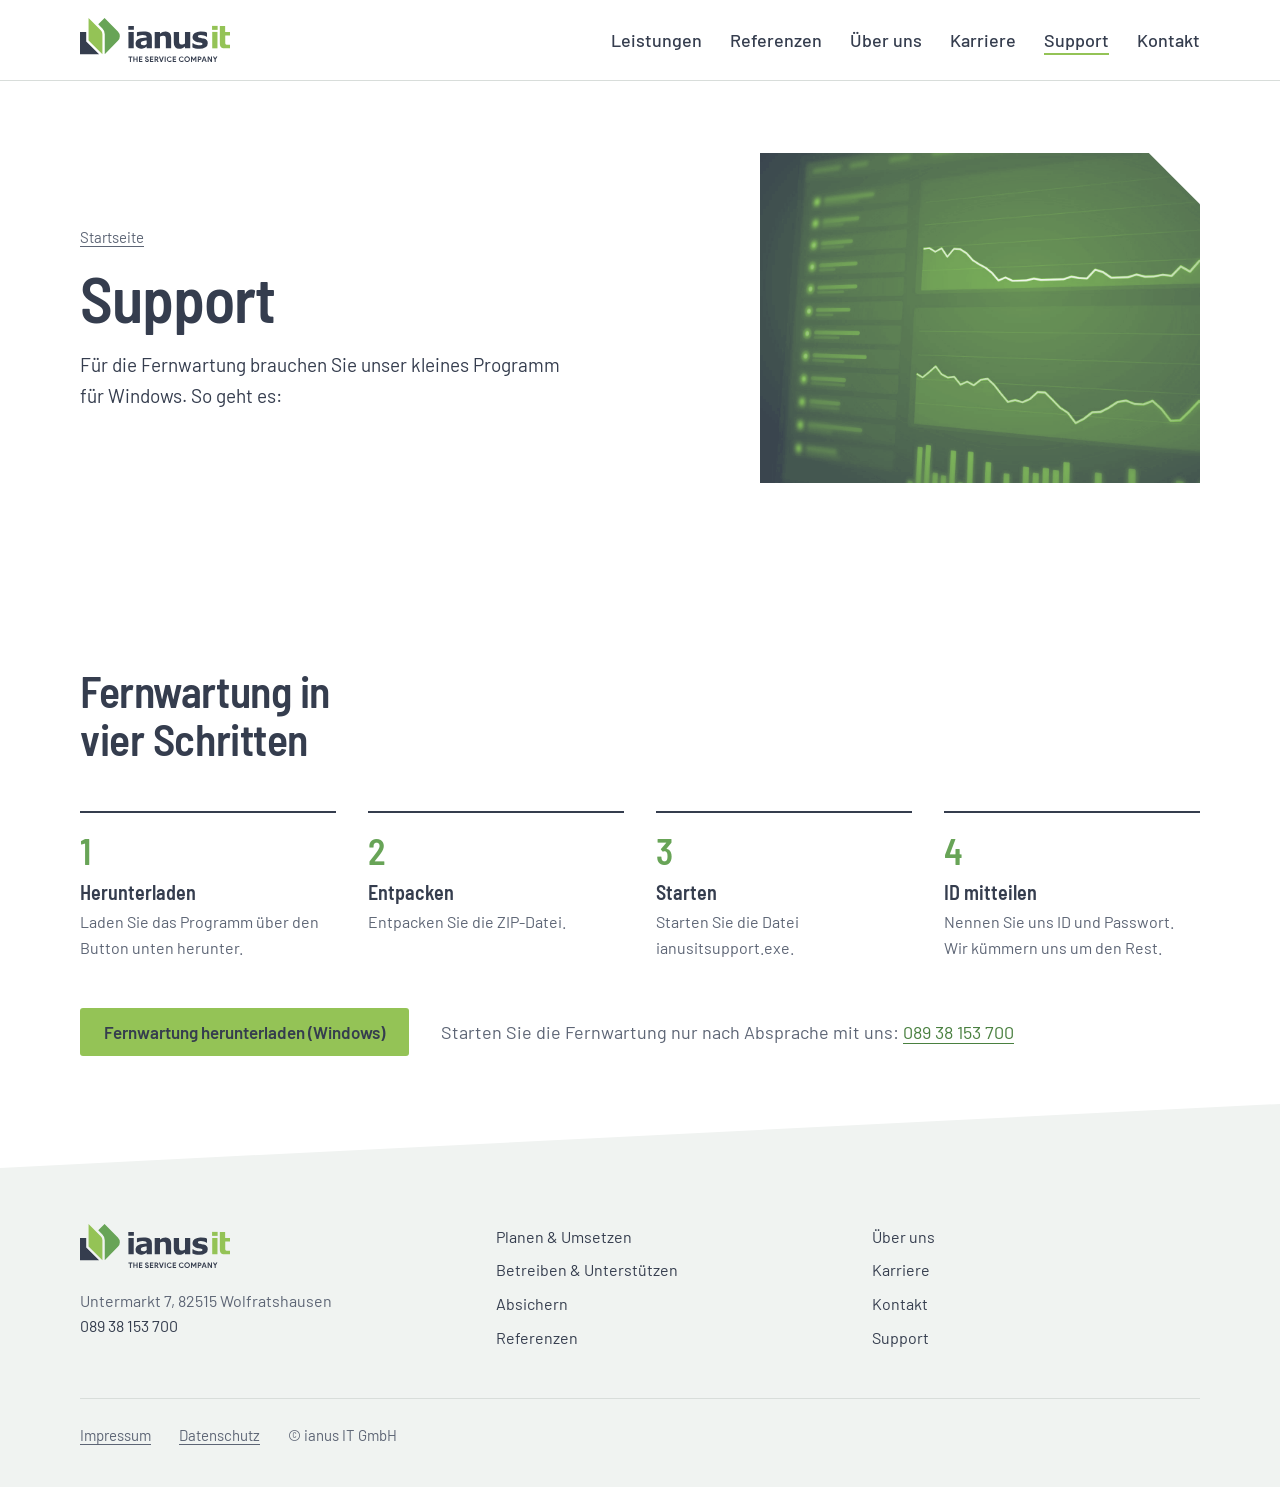
<file: support.html>
<!doctype html>
<html lang="de">
<head>
  <meta charset="utf-8">
  <meta name="viewport" content="width=device-width, initial-scale=1">
  <script>document.documentElement.classList.add('js')</script>

  <!-- ===== Google: Titel und Beschreibung im Suchergebnis ===== -->
  <title>Support und Fernwartung | ianus IT</title>
  <meta name="description" content="Fernwartung für Kunden von ianus IT: Programm herunterladen, starten und uns ID und Passwort mitteilen.">
  <link rel="canonical" href="https://www.ianus-it.de/support.html">

  <meta property="og:type" content="website">
  <meta property="og:locale" content="de_DE">
  <meta property="og:site_name" content="ianus IT">
  <meta property="og:title" content="Support und Fernwartung | ianus IT">
  <meta property="og:description" content="Fernwartung für Kunden von ianus IT: Programm herunterladen, starten und uns ID und Passwort mitteilen.">
  <meta property="og:url" content="https://www.ianus-it.de/support.html">

  <link rel="icon" href="img/favicon.svg" type="image/svg+xml">

  <!-- VOR DEM LIVEGANG: Schrift selbst hosten (Datenschutz). -->
  <link rel="preconnect" href="https://fonts.googleapis.com">
  <link rel="preconnect" href="https://fonts.gstatic.com" crossorigin>
  <link rel="stylesheet" href="https://fonts.googleapis.com/css2?family=Barlow+Semi+Condensed:wght@500;600&family=Barlow:wght@400;500;600&display=swap">

  <link rel="stylesheet" href="css/style.css">
</head>
<body>
  <a class="skip-link" href="#inhalt">Zum Inhalt springen</a>

  <!-- Farbfilter für Fotos: Jedes Bild in den Logoformen und im Bildband
       bekommt automatisch die ianus-Farben. Neue Fotos einfach austauschen. -->
  <svg class="filters" aria-hidden="true" focusable="false">
    <filter id="ton-gruen" color-interpolation-filters="sRGB">
      <feColorMatrix type="saturate" values="0"/>
      <feComponentTransfer>
        <feFuncR type="table" tableValues="0.31 0.86"/>
        <feFuncG type="table" tableValues="0.54 0.95"/>
        <feFuncB type="table" tableValues="0.25 0.80"/>
      </feComponentTransfer>
    </filter>
    <filter id="ton-hellgruen" color-interpolation-filters="sRGB">
      <feColorMatrix type="saturate" values="0"/>
      <feComponentTransfer>
        <feFuncR type="table" tableValues="0.53 0.95"/>
        <feFuncG type="table" tableValues="0.73 0.98"/>
        <feFuncB type="table" tableValues="0.29 0.90"/>
      </feComponentTransfer>
    </filter>
    <filter id="ton-frisch" color-interpolation-filters="sRGB">
      <!-- Leistungsbilder: Schatten Anthrazit, Mitteltöne frisches Grün, Lichter Weiß -->
      <feColorMatrix type="saturate" values="0"/>
      <feComponentTransfer>
        <feFuncR type="gamma" exponent="0.6"/><feFuncG type="gamma" exponent="0.6"/><feFuncB type="gamma" exponent="0.6"/>
      </feComponentTransfer>
      <feComponentTransfer>
        <feFuncR type="linear" slope="1.2" intercept="-0.1"/><feFuncG type="linear" slope="1.2" intercept="-0.1"/><feFuncB type="linear" slope="1.2" intercept="-0.1"/>
      </feComponentTransfer>
      <feComponentTransfer>
        <feFuncR type="table" tableValues="0.208 0.498 1"/>
        <feFuncG type="table" tableValues="0.239 0.722 1"/>
        <feFuncB type="table" tableValues="0.306 0.353 1"/>
      </feComponentTransfer>
    </filter>
    <filter id="ton-anthrazit" color-interpolation-filters="sRGB">
      <feColorMatrix type="saturate" values="0"/>
      <feComponentTransfer>
        <feFuncR type="table" tableValues="0.13 0.84"/>
        <feFuncG type="table" tableValues="0.15 0.91"/>
        <feFuncB type="table" tableValues="0.19 0.80"/>
      </feComponentTransfer>
    </filter>
  </svg>

  <!-- ===================== KOPFZEILE ===================== -->
  <header class="site-header">
    <div class="wrap site-header__inner">
      <a class="brand" href="index.html" aria-label="ianus IT – zur Startseite">
        <img src="img/ianus-logo.svg" alt="ianus IT – The Service Company" width="180" height="53">
      </a>

      <button class="nav-toggle" type="button" aria-expanded="false" aria-controls="hauptnavigation">Menü</button>

      <nav class="site-nav" id="hauptnavigation" aria-label="Hauptnavigation">
        <ul class="site-nav__list">
          <li><a href="index.html#leistungen">Leistungen</a></li>
          <li><a href="referenzen.html">Referenzen</a></li>
          <li><a href="ueber-uns.html">Über uns</a></li>
          <li><a href="karriere.html">Karriere</a></li>
          <li><a href="support.html" aria-current="page">Support</a></li>
          <li><a href="kontakt.html">Kontakt</a></li>
        </ul>
      </nav>
    </div>
  </header>

  <main id="inhalt">
    <!-- ===================== EINSTIEG =====================
         Bild: vorerst das Monitoring-Bild von Betreiben & Unterstützen -->
    <section class="page-hero">
      <div class="wrap page-hero__grid">
        <div>
          <nav class="crumbs" aria-label="Pfad"><a href="index.html">Startseite</a></nav>
          <h1 class="page-title">Support</h1>
          <p class="lead">Für die Fernwartung brauchen Sie unser kleines Programm für Windows. So geht es:</p>
        </div>
        <svg class="page-hero__image" viewBox="0 0 1200 900" preserveAspectRatio="xMidYMid slice" aria-hidden="true"><image href="img/platzhalter-betreiben.jpg" width="1200" height="900" preserveAspectRatio="xMidYMid slice" filter="url(#ton-frisch)"/></svg>
      </div>
    </section>

    <!-- ===================== FERNWARTUNG =====================
         WICHTIG: Die Datei ianusitsupport.zip von der alten Website in den Ordner downloads/ kopieren. -->
    <section class="section" aria-labelledby="fernwartung-title">
      <div class="wrap">
        <h2 class="section-title" id="fernwartung-title">Fernwartung in vier Schritten</h2>
        <ol class="steps steps--four">
          <li><h3>Herunterladen</h3><p>Laden Sie das Programm über den Button unten herunter.</p></li>
          <li><h3>Entpacken</h3><p>Entpacken Sie die ZIP-Datei.</p></li>
          <li><h3>Starten</h3><p>Starten Sie die Datei ianusitsupport.exe.</p></li>
          <li><h3>ID mitteilen</h3><p>Nennen Sie uns ID und Passwort. Wir kümmern uns um den Rest.</p></li>
        </ol>
        <div class="download">
          <a class="button" href="downloads/ianusitsupport.zip">Fernwartung herunterladen (Windows)</a>
          <p class="download__note">Starten Sie die Fernwartung nur nach Absprache mit uns: <a href="tel:+498938153700">089 38 153 700</a></p>
        </div>
      </div>
    </section>

  </main>

  <!-- ===================== FUSSZEILE ===================== -->
  <footer class="site-footer slant">
    <div class="wrap site-footer__grid">
      <div>
        <img src="img/ianus-logo.svg" alt="ianus IT" width="150" height="44">
        <p class="site-footer__address">Untermarkt 7, 82515 Wolfratshausen<br><a href="tel:+498938153700">089 38 153 700</a></p>
      </div>
      <nav aria-label="Fußzeile">
        <ul class="site-footer__links">
          <li><a href="planen-und-umsetzen.html">Planen &amp; Umsetzen</a></li>
          <li><a href="betreiben-und-unterstuetzen.html">Betreiben &amp; Unterstützen</a></li>
          <li><a href="absichern.html">Absichern</a></li>
          <li><a href="referenzen.html">Referenzen</a></li>
          <li><a href="ueber-uns.html">Über uns</a></li>
          <li><a href="karriere.html">Karriere</a></li>
          <li><a href="kontakt.html">Kontakt</a></li>
          <li><a href="support.html">Support</a></li>
        </ul>
      </nav>
      <p class="site-footer__legal"><a href="impressum.html">Impressum</a> <a href="datenschutz.html">Datenschutz</a> <span>© ianus IT GmbH</span></p>
    </div>
  </footer>

  <script src="js/main.js" defer></script>
</body>
</html>
</file>
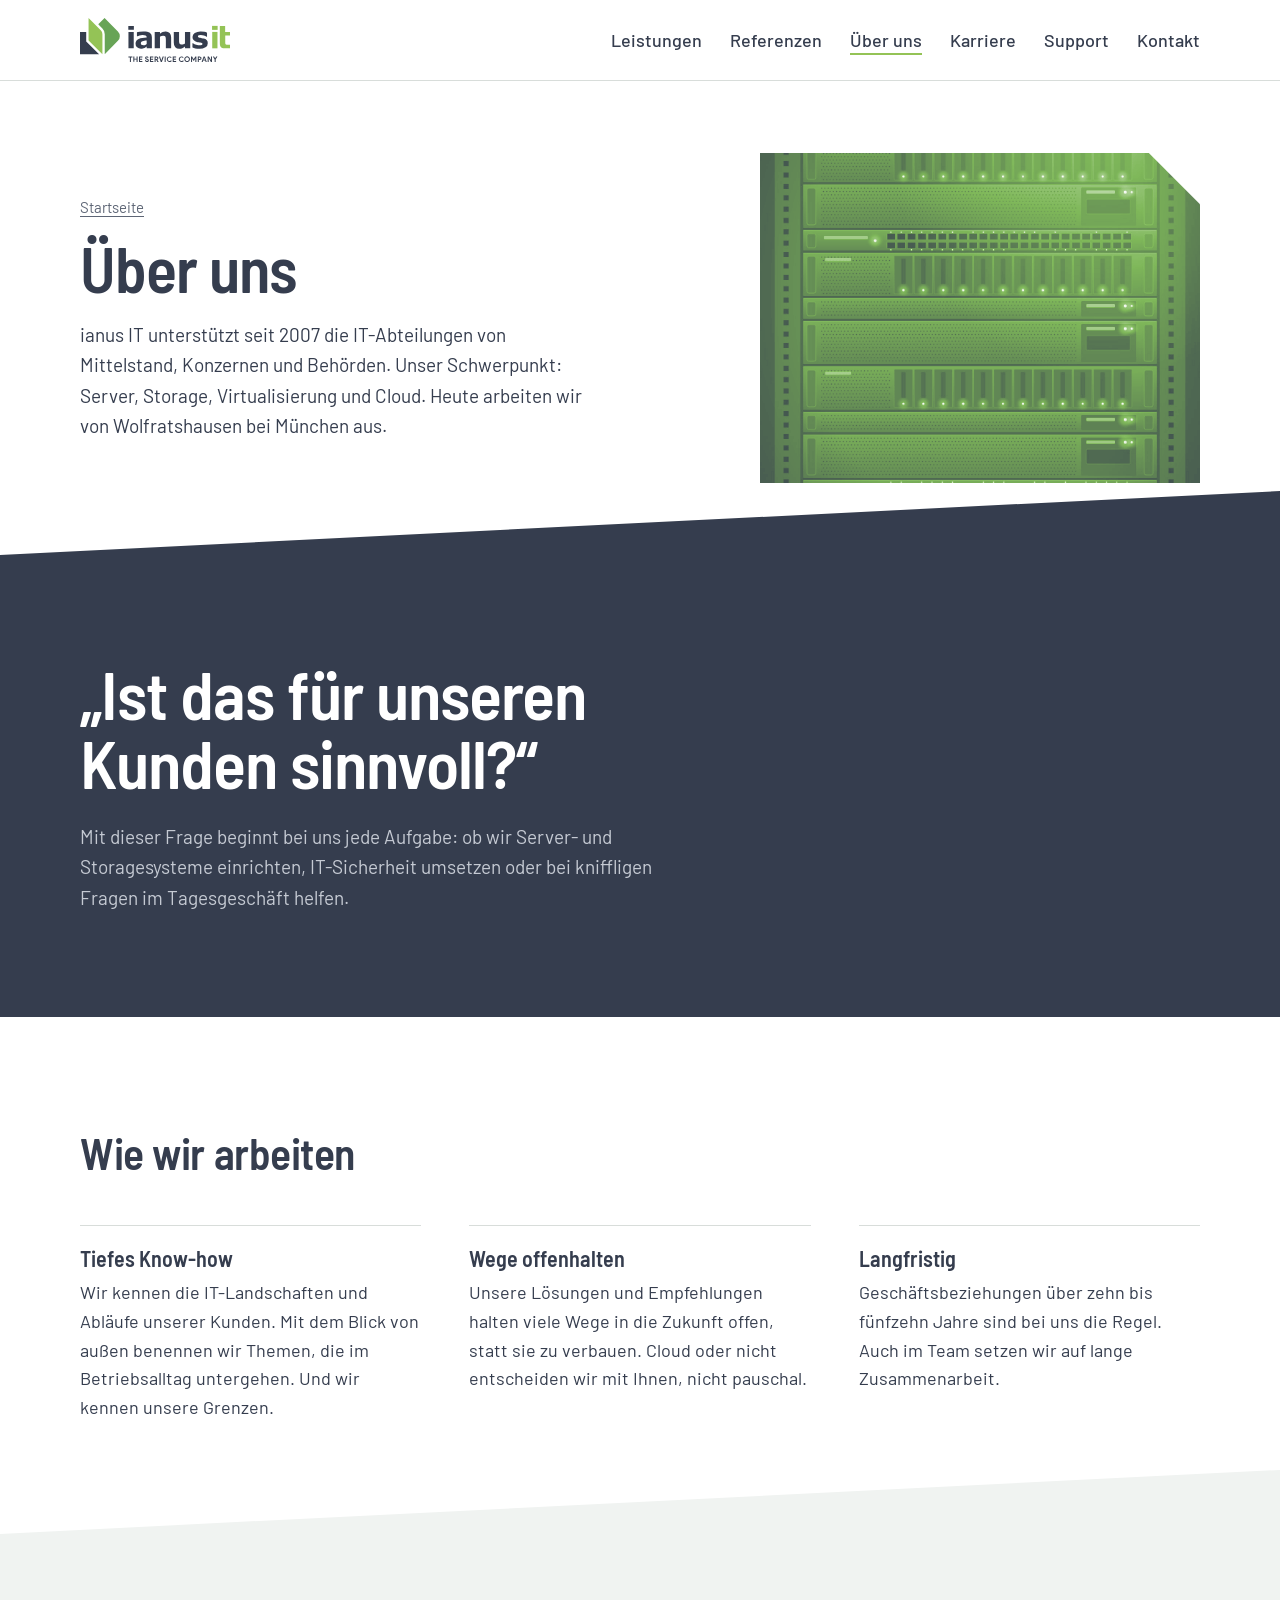
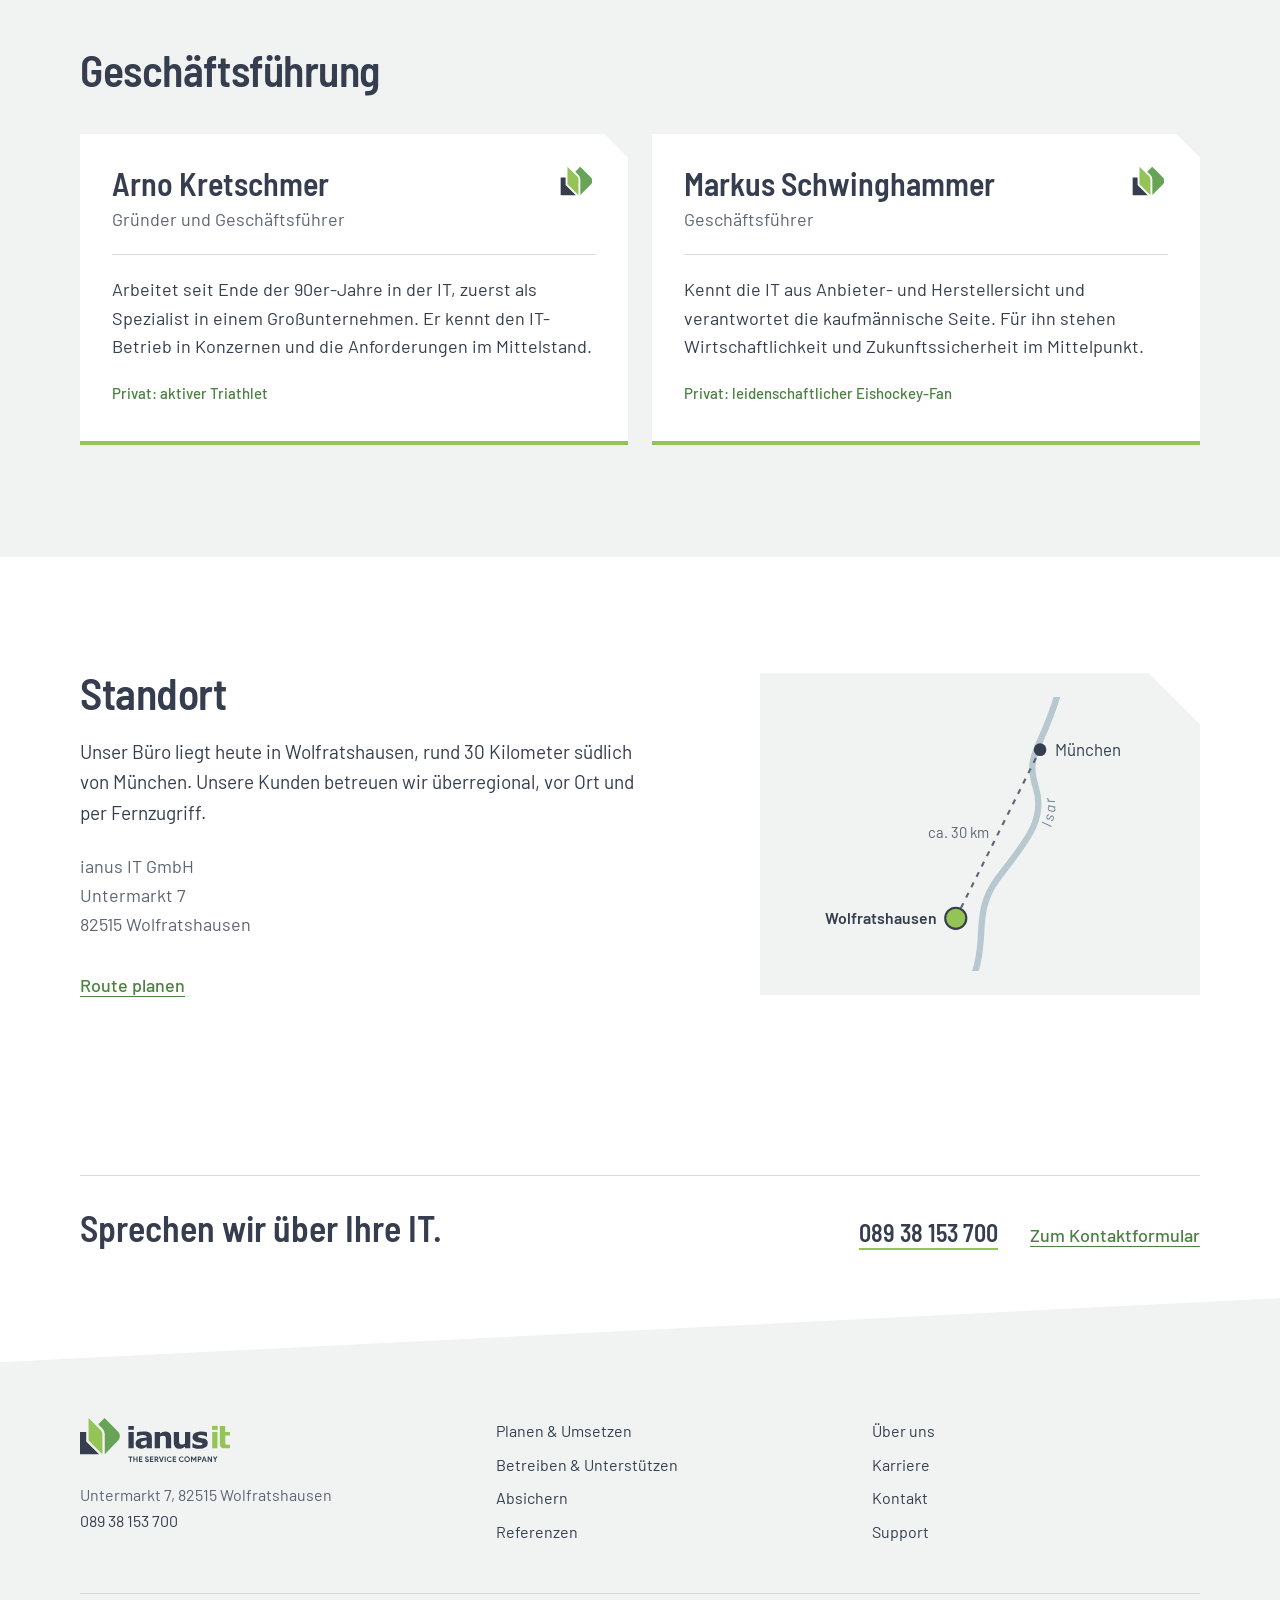
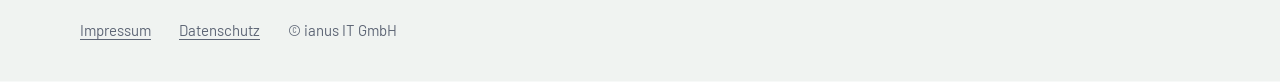
<file: ueber-uns.html>
<!doctype html>
<html lang="de">
<head>
  <meta charset="utf-8">
  <meta name="viewport" content="width=device-width, initial-scale=1">
  <script>document.documentElement.classList.add('js')</script>

  <!-- ===== Google: Titel und Beschreibung im Suchergebnis ===== -->
  <title>Über uns | ianus IT bei München</title>
  <meta name="description" content="ianus IT unterstützt seit 2007 IT-Abteilungen von Mittelstand, Konzernen und Behörden. Geschäftsführung: Arno Kretschmer und Markus Schwinghammer. Heute in Wolfratshausen bei München.">
  <link rel="canonical" href="https://www.ianus-it.de/ueber-uns.html">

  <meta property="og:type" content="website">
  <meta property="og:locale" content="de_DE">
  <meta property="og:site_name" content="ianus IT">
  <meta property="og:title" content="Über uns | ianus IT bei München">
  <meta property="og:description" content="ianus IT unterstützt seit 2007 IT-Abteilungen von Mittelstand, Konzernen und Behörden. Geschäftsführung: Arno Kretschmer und Markus Schwinghammer. Heute in Wolfratshausen bei München.">
  <meta property="og:url" content="https://www.ianus-it.de/ueber-uns.html">

  <link rel="icon" href="img/favicon.svg" type="image/svg+xml">

  <!-- VOR DEM LIVEGANG: Schrift selbst hosten (Datenschutz). -->
  <link rel="preconnect" href="https://fonts.googleapis.com">
  <link rel="preconnect" href="https://fonts.gstatic.com" crossorigin>
  <link rel="stylesheet" href="https://fonts.googleapis.com/css2?family=Barlow+Semi+Condensed:wght@500;600&family=Barlow:wght@400;500;600&display=swap">

  <link rel="stylesheet" href="css/style.css">
</head>
<body>
  <a class="skip-link" href="#inhalt">Zum Inhalt springen</a>

  <!-- Farbfilter für Fotos: Jedes Bild in den Logoformen und im Bildband
       bekommt automatisch die ianus-Farben. Neue Fotos einfach austauschen. -->
  <svg class="filters" aria-hidden="true" focusable="false">
    <filter id="ton-gruen" color-interpolation-filters="sRGB">
      <feColorMatrix type="saturate" values="0"/>
      <feComponentTransfer>
        <feFuncR type="table" tableValues="0.31 0.86"/>
        <feFuncG type="table" tableValues="0.54 0.95"/>
        <feFuncB type="table" tableValues="0.25 0.80"/>
      </feComponentTransfer>
    </filter>
    <filter id="ton-hellgruen" color-interpolation-filters="sRGB">
      <feColorMatrix type="saturate" values="0"/>
      <feComponentTransfer>
        <feFuncR type="table" tableValues="0.53 0.95"/>
        <feFuncG type="table" tableValues="0.73 0.98"/>
        <feFuncB type="table" tableValues="0.29 0.90"/>
      </feComponentTransfer>
    </filter>
    <filter id="ton-frisch" color-interpolation-filters="sRGB">
      <!-- Leistungsbilder: Schatten Anthrazit, Mitteltöne frisches Grün, Lichter Weiß -->
      <feColorMatrix type="saturate" values="0"/>
      <feComponentTransfer>
        <feFuncR type="gamma" exponent="0.6"/><feFuncG type="gamma" exponent="0.6"/><feFuncB type="gamma" exponent="0.6"/>
      </feComponentTransfer>
      <feComponentTransfer>
        <feFuncR type="linear" slope="1.2" intercept="-0.1"/><feFuncG type="linear" slope="1.2" intercept="-0.1"/><feFuncB type="linear" slope="1.2" intercept="-0.1"/>
      </feComponentTransfer>
      <feComponentTransfer>
        <feFuncR type="table" tableValues="0.208 0.498 1"/>
        <feFuncG type="table" tableValues="0.239 0.722 1"/>
        <feFuncB type="table" tableValues="0.306 0.353 1"/>
      </feComponentTransfer>
    </filter>
    <filter id="ton-anthrazit" color-interpolation-filters="sRGB">
      <feColorMatrix type="saturate" values="0"/>
      <feComponentTransfer>
        <feFuncR type="table" tableValues="0.13 0.84"/>
        <feFuncG type="table" tableValues="0.15 0.91"/>
        <feFuncB type="table" tableValues="0.19 0.80"/>
      </feComponentTransfer>
    </filter>
  </svg>

  <!-- ===================== KOPFZEILE ===================== -->
  <header class="site-header">
    <div class="wrap site-header__inner">
      <a class="brand" href="index.html" aria-label="ianus IT – zur Startseite">
        <img src="img/ianus-logo.svg" alt="ianus IT – The Service Company" width="180" height="53">
      </a>

      <button class="nav-toggle" type="button" aria-expanded="false" aria-controls="hauptnavigation">Menü</button>

      <nav class="site-nav" id="hauptnavigation" aria-label="Hauptnavigation">
        <ul class="site-nav__list">
          <li><a href="index.html#leistungen">Leistungen</a></li>
          <li><a href="referenzen.html">Referenzen</a></li>
          <li><a href="ueber-uns.html" aria-current="page">Über uns</a></li>
          <li><a href="karriere.html">Karriere</a></li>
          <li><a href="support.html">Support</a></li>
          <li><a href="kontakt.html">Kontakt</a></li>
        </ul>
      </nav>
    </div>
  </header>

  <main id="inhalt">

    <!-- ===================== EINSTIEG =====================
         Bild: vorerst das Rack-Bild. Später gern ein Foto von euch bei der Arbeit (Querformat 4:3). -->
    <section class="page-hero">
      <div class="wrap page-hero__grid">
        <div>
          <nav class="crumbs" aria-label="Pfad"><a href="index.html">Startseite</a></nav>
          <h1 class="page-title">Über uns</h1>
          <p class="lead">ianus IT unterstützt seit 2007 die IT-Abteilungen von Mittelstand, Konzernen und Behörden. Unser Schwerpunkt: Server, Storage, Virtualisierung und Cloud. Heute arbeiten wir von Wolfratshausen bei München aus.</p>
        </div>
        <svg class="page-hero__image" viewBox="0 0 1200 1500" preserveAspectRatio="xMidYMid slice" aria-hidden="true"><image href="img/platzhalter-rack.jpg" width="1200" height="1500" preserveAspectRatio="xMidYMid slice" filter="url(#ton-frisch)"/></svg>
      </div>
    </section>

    <!-- ===================== LEITFRAGE ===================== -->
    <section class="statement slant" aria-label="Unsere Leitfrage">
      <div class="wrap">
        <p class="statement__question">„Ist das für unseren Kunden sinnvoll?“</p>
        <p class="statement__text">Mit dieser Frage beginnt bei uns jede Aufgabe: ob wir Server- und Storagesysteme einrichten, IT-Sicherheit umsetzen oder bei kniffligen Fragen im Tagesgeschäft helfen.</p>
      </div>
    </section>

    <!-- ===================== WIE WIR ARBEITEN ===================== -->
    <section class="section" aria-labelledby="werte-title">
      <div class="wrap">
        <h2 class="section-title" id="werte-title">Wie wir arbeiten</h2>
        <ul class="features">
          <li><h3>Tiefes Know-how</h3><p>Wir kennen die IT-Landschaften und Abläufe unserer Kunden. Mit dem Blick von außen benennen wir Themen, die im Betriebsalltag untergehen. Und wir kennen unsere Grenzen.</p></li>
          <li><h3>Wege offenhalten</h3><p>Unsere Lösungen und Empfehlungen halten viele Wege in die Zukunft offen, statt sie zu verbauen. Cloud oder nicht entscheiden wir mit Ihnen, nicht pauschal.</p></li>
          <li><h3>Langfristig</h3><p>Geschäftsbeziehungen über zehn bis fünfzehn Jahre sind bei uns die Regel. Auch im Team setzen wir auf lange Zusammenarbeit.</p></li>
        </ul>
      </div>
    </section>

    <!-- ===================== GESCHÄFTSFÜHRUNG =====================
         Gestaltet wie Visitenkarten. Fotos sind nicht nötig, können aber später ergänzt werden. -->
    <section class="section section--mist slant" aria-labelledby="gf-title">
      <div class="wrap">
        <h2 class="section-title" id="gf-title">Geschäftsführung</h2>
        <div class="person-cards">
          <article class="person-card">
            <img class="person-card__mark" src="img/favicon.svg" alt="" width="32" height="30">
            <h3 class="person-card__name">Arno Kretschmer</h3>
            <p class="person-card__role">Gründer und Geschäftsführer</p>
            <p>Arbeitet seit Ende der 90er-Jahre in der IT, zuerst als Spezialist in einem Großunternehmen. Er kennt den IT-Betrieb in Konzernen und die Anforderungen im Mittelstand.</p>
            <p class="person-card__private">Privat: aktiver Triathlet</p>
          </article>
          <article class="person-card">
            <img class="person-card__mark" src="img/favicon.svg" alt="" width="32" height="30">
            <h3 class="person-card__name">Markus Schwinghammer</h3>
            <p class="person-card__role">Geschäftsführer</p>
            <p>Kennt die IT aus Anbieter- und Herstellersicht und verantwortet die kaufmännische Seite. Für ihn stehen Wirtschaftlichkeit und Zukunftssicherheit im Mittelpunkt.</p>
            <p class="person-card__private">Privat: leidenschaftlicher Eishockey-Fan</p>
          </article>
        </div>
      </div>
    </section>

    <!-- ===================== STANDORT ===================== -->
    <section class="section" aria-labelledby="ort-title">
      <div class="wrap location">
        <div>
          <h2 class="section-title" id="ort-title">Standort</h2>
          <p class="body-large">Unser Büro liegt heute in Wolfratshausen, rund 30 Kilometer südlich von München. Unsere Kunden betreuen wir überregional, vor Ort und per Fernzugriff.</p>
          <address class="contact__address address-block">ianus IT GmbH<br>Untermarkt 7<br>82515 Wolfratshausen</address>
          <p class="more"><a href="https://www.google.com/maps/search/?api=1&amp;query=Untermarkt+7+82515+Wolfratshausen" rel="noopener">Route planen</a></p>
        </div>
        <div class="location__map">
          <svg class="map-mini" viewBox="-34 0 334 260" role="img" aria-label="Wolfratshausen liegt rund 30 Kilometer südlich von München an der Isar">
            <path id="isar-lauf" d="M128 262 C 140 228, 126 204, 150 172 S 196 118, 186 86 S 190 52, 206 0" fill="none" stroke="#b8c8cf" stroke-width="6" stroke-linecap="round"/>
            <text font-family="Barlow, sans-serif" font-size="14" font-style="italic" fill="#6f8792" dy="16"><textPath href="#isar-lauf" startOffset="56%">Isar</textPath></text>
            <line x1="110" y1="210" x2="190" y2="50" stroke="#5d6575" stroke-width="2" stroke-dasharray="5 6"/>
            <circle cx="190" cy="50" r="6" fill="#353d4e"/>
            <text x="204" y="56" font-family="Barlow, sans-serif" font-size="16" fill="#353d4e">München</text>
            <circle cx="110" cy="210" r="10" fill="#94c356" stroke="#353d4e" stroke-width="2"/>
            <text x="92" y="215" text-anchor="end" font-family="Barlow, sans-serif" font-size="15" font-weight="600" fill="#353d4e">Wolfratshausen</text>
            <text x="142" y="134" text-anchor="end" font-family="Barlow, sans-serif" font-size="14" fill="#5d6575">ca. 30 km</text>
          </svg>
        </div>
      </div>
    </section>

    <!-- Kontakt, bewusst zurückhaltend -->
    <section class="cta-strip" aria-label="Kontakt">
      <div class="wrap">
        <div class="cta-strip__inner">
          <h2 class="cta-strip__title">Sprechen wir über Ihre IT.</h2>
          <p class="cta-strip__ways"><a class="contact__phone" href="tel:+498938153700">089 38 153 700</a> <a class="contact__form-link" href="kontakt.html">Zum Kontaktformular</a></p>
        </div>
      </div>
    </section>

  </main>

  <!-- ===================== FUSSZEILE ===================== -->
  <footer class="site-footer slant">
    <div class="wrap site-footer__grid">
      <div>
        <img src="img/ianus-logo.svg" alt="ianus IT" width="150" height="44">
        <p class="site-footer__address">Untermarkt 7, 82515 Wolfratshausen<br><a href="tel:+498938153700">089 38 153 700</a></p>
      </div>
      <nav aria-label="Fußzeile">
        <ul class="site-footer__links">
          <li><a href="planen-und-umsetzen.html">Planen &amp; Umsetzen</a></li>
          <li><a href="betreiben-und-unterstuetzen.html">Betreiben &amp; Unterstützen</a></li>
          <li><a href="absichern.html">Absichern</a></li>
          <li><a href="referenzen.html">Referenzen</a></li>
          <li><a href="ueber-uns.html">Über uns</a></li>
          <li><a href="karriere.html">Karriere</a></li>
          <li><a href="kontakt.html">Kontakt</a></li>
          <li><a href="support.html">Support</a></li>
        </ul>
      </nav>
      <p class="site-footer__legal"><a href="impressum.html">Impressum</a> <a href="datenschutz.html">Datenschutz</a> <span>© ianus IT GmbH</span></p>
    </div>
  </footer>

  <script src="js/main.js" defer></script>
</body>
</html>
</file>
<file: css/style.css>
/* =========================================================
   ianus IT – Stylesheet
   Farben und Schriften stehen ganz oben. Wer etwas ändern
   will, ändert es dort, der Rest der Seite zieht mit.
   Gestaltungsidee: Die Formen aus dem ianus-Logo tragen die
   Seite – als großes Bildfenster im Einstieg und als schräg
   abgeschnittene Ecken der dunklen Flächen.
   ========================================================= */

:root {
  /* Farben aus dem Logo */
  --ink: #353d4e;        /* Anthrazit: Text, dunkle Flächen */
  --ink-soft: #5d6575;   /* gedämpfter Text auf Hell */
  --on-ink-soft: #c5cad3;/* gedämpfter Text auf Anthrazit */
  --green: #68a457;      /* Grün */
  --lime: #94c356;       /* Hellgrün (auf Weiß nur für Flächen, nie für Text) */
  --forest: #4a8040;     /* dunkles Grün für Textlinks auf Hell */

  /* Flächen */
  --paper: #ffffff;
  --mist: #f0f3f1;       /* helle Hintergrundflächen */
  --line: #d8ddda;       /* feine Trennlinien */

  /* Schriften */
  --font-text: "Barlow", system-ui, sans-serif;
  --font-head: "Barlow Semi Condensed", "Barlow", system-ui, sans-serif;

  /* Abstände */
  --wrap: 76rem;
  --gutter: clamp(1.25rem, 4vw, 3rem);
  --section: clamp(4rem, 9vw, 7rem);
  --cut: clamp(2rem, 4vw, 3.5rem); /* Größe der schrägen Ecken, Winkel wie im Logo */
}

/* ---------- Grundlagen ---------- */

*, *::before, *::after { box-sizing: border-box; }

html { -webkit-text-size-adjust: 100%; scroll-padding-top: 6rem; }

body {
  margin: 0;
  background: var(--paper);
  color: var(--ink);
  font-family: var(--font-text);
  font-size: 1.125rem;
  line-height: 1.6;
  -webkit-font-smoothing: antialiased;
}

img { max-width: 100%; height: auto; display: block; }

h1, h2, h3 {
  font-family: var(--font-head);
  font-weight: 600;
  line-height: 1.1;
  margin: 0;
  text-wrap: balance;
}

p { margin: 0; }

a {
  color: var(--forest);
  text-decoration-thickness: 1px;
  text-underline-offset: 0.2em;
}
a:hover { text-decoration-thickness: 2px; }

:focus-visible {
  outline: 3px solid var(--forest);
  outline-offset: 3px;
  border-radius: 2px;
}

.wrap {
  max-width: var(--wrap);
  margin-inline: auto;
  padding-inline: var(--gutter);
}

.skip-link {
  position: absolute;
  left: 1rem;
  top: -4rem;
  background: var(--ink);
  color: var(--paper);
  padding: 0.5rem 1rem;
  z-index: 100;
}
.skip-link:focus { top: 1rem; }

.filters { position: absolute; width: 0; height: 0; overflow: hidden; }

.section-title {
  font-size: clamp(1.9rem, 3.4vw, 2.75rem);
  letter-spacing: -0.01em;
  max-width: 22ch;
}

.section-lead {
  font-size: 1.1875rem;
  max-width: 56ch;
  margin-top: 1rem;
}

.split {
  display: grid;
  grid-template-columns: minmax(0, 4fr) minmax(0, 8fr);
  gap: 2rem 4rem;
}

.more { margin-top: 2rem; }
.more a { font-weight: 500; }

/* Button (für Formular und Unterseiten) */
.button {
  display: inline-flex;
  align-items: center;
  padding: 0.85rem 1.5rem;
  background: var(--lime);
  color: var(--ink);
  font: 600 1.0625rem/1.2 var(--font-text);
  text-decoration: none;
  border: 0;
  border-radius: 3px;
  cursor: pointer;
}
.button:hover { background: #86b84a; }

/* ---------- Kopfzeile ---------- */

.site-header {
  position: sticky;
  top: env(safe-area-inset-top, 0px);
  z-index: 20;
  background: var(--paper);
  border-bottom: 1px solid var(--line);
}

.site-header__inner {
  display: flex;
  align-items: center;
  justify-content: space-between;
  gap: 2rem;
  min-height: 5rem;
}

.brand img { width: 150px; }

.site-nav__list {
  display: flex;
  gap: 1.75rem;
  list-style: none;
  margin: 0;
  padding: 0;
}

.site-nav__list a {
  color: var(--ink);
  font-weight: 500;
  text-decoration: none;
}
.site-nav__list a:hover {
  text-decoration: underline;
  text-decoration-color: var(--lime);
  text-decoration-thickness: 2px;
  text-underline-offset: 0.35em;
}

.nav-toggle { display: none; }

/* ---------- 1. Einstieg ---------- */

.hero {
  padding-block: clamp(2.5rem, 6vw, 5rem);
  overflow: hidden;
}

.hero__grid {
  display: grid;
  grid-template-columns: minmax(0, 6fr) minmax(0, 5fr);
  gap: 3rem 4rem;
  align-items: center;
}

.hero__title {
  font-size: clamp(2.6rem, 5.6vw, 4.75rem);
  line-height: 1;
  letter-spacing: -0.015em;
  text-wrap: wrap;
}

.hero__text {
  font-size: 1.1875rem;
  max-width: 36ch;
  margin-top: 1.75rem;
}

.hero__mark {
  display: block;
  width: 100%;
  max-width: 36rem;
  height: auto;
  justify-self: end;
}

/* Einmalige Bewegung beim Laden: die drei Formen setzen sich zum Logo zusammen */
.mark-part { animation: mark-in 900ms cubic-bezier(0.2, 0.75, 0.2, 1) both; }
.mark-part--base { --dx: -6px; --dy: 3px; animation-delay: 60ms; }
.mark-part--mid  { --dx: 0px;  --dy: -7px; animation-delay: 180ms; }
.mark-part--top  { --dx: 7px;  --dy: 0px; animation-delay: 300ms; }

@keyframes mark-in {
  from { opacity: 0; transform: translate(var(--dx), var(--dy)); }
  to   { opacity: 1; transform: translate(0, 0); }
}

@media (prefers-reduced-motion: reduce) {
  .mark-part { animation: none; }
}

/* ---------- 5. Kunden ---------- */

.clients {
  background: var(--ink);
  color: var(--paper);
  padding-block: clamp(3.5rem, 7vw, 5.5rem);
}

.clients .section-title { color: var(--paper); }

/* Fünf gleich große Kacheln nebeneinander, auf dem Handy untereinander */
.clients__list {
  display: grid;
  grid-template-columns: repeat(auto-fit, minmax(12rem, 1fr));
  gap: 1rem;
  list-style: none;
  margin: 2.5rem 0 0;
  padding: 0;
}

.client {
  display: flex;
  flex-direction: column;
  padding: 1.5rem 1.25rem 1.5rem;
  background: #3e4658;
  min-width: 0;
}

.client__mark {
  height: 3.5rem;
  display: flex;
  align-items: center;
  margin-bottom: 1.25rem;
  color: var(--lime);
}

.logo-traunstein { height: 2.75rem; width: auto; }
.logo-paulaner { height: 3.5rem; width: 3.5rem; }
.client__icon { width: 2.75rem; height: 2.75rem; }

.client__name {
  font-weight: 600;
  line-height: 1.3;
}

.client__task {
  margin-top: 0.35rem;
  font-size: 0.9375rem;
  line-height: 1.4;
  color: var(--on-ink-soft);
}

.more--on-dark a { color: var(--lime); }

/* ---------- 2. Leistungen ---------- */

.services {
  background: var(--mist);
  padding-block: var(--section);
}

/* Drei Spalten; Text, Liste und Link stehen in allen Spalten auf gleicher Höhe */
.services__grid {
  display: grid;
  grid-template-columns: repeat(3, minmax(0, 1fr));
  grid-template-rows: repeat(5, auto);
  column-gap: clamp(1.5rem, 3vw, 3rem);
  margin-top: 2.75rem;
}

.service {
  display: grid;
  grid-row: span 5;
  grid-template-rows: subgrid;
  align-content: start;
}

/* Bild je Leistung, Ecke oben rechts im Logowinkel abgeschnitten */
.service__image {
  display: block;
  width: 100%;
  height: auto;
  aspect-ratio: 4 / 3;
  margin-bottom: 1.5rem;
  --c: 1.75rem;
}

.service__title { font-size: clamp(1.5rem, 2.2vw, 1.75rem); }

.service p {
  max-width: 60ch;
  margin-top: 0.75rem;
}

.service__points {
  list-style: none;
  margin: 1.5rem 0 1.25rem;
  padding: 0;
  border-top: 1px solid var(--line);
  font-size: 1rem;
  line-height: 1.4;
}

.service__points li {
  padding-block: 0.6rem;
  border-bottom: 1px solid var(--line);
}

.service__link {
  font-weight: 500;
  align-self: start;
}

/* ---------- 3. Bildband mit Technologien ---------- */

.band {
  position: relative;
  display: flex;
  align-items: flex-end;
  min-height: clamp(22rem, 38vw, 32rem);
  background: var(--ink);
}

.band__image {
  position: absolute;
  inset: 0;
  width: 100%;
  height: 100%;
  display: block;
}

/* leichte Abdunklung, damit die Überschrift auf dem Bild gut lesbar ist */
.band::before {
  content: "";
  position: absolute;
  inset: 0;
  z-index: 1;
  background: linear-gradient(to bottom, rgba(30, 35, 45, 0.25), rgba(30, 35, 45, 0.6));
}
.band__inner { z-index: 2; }

.band__inner {
  position: relative;
  width: 100%;
  padding-block: clamp(5rem, 9vw, 7rem) clamp(2.5rem, 5vw, 4rem);
}

.band__title {
  color: var(--paper);
  text-shadow: 0 2px 14px rgba(0, 0, 0, 0.45);
  font-size: clamp(1.6rem, 2.8vw, 2.25rem);
  max-width: 22ch;
}

/* Sechs Hersteller-Kacheln, halbtransparent über dem Bild */
.tech-grid {
  display: grid;
  grid-template-columns: repeat(3, minmax(0, 1fr));
  gap: 0.75rem;
  list-style: none;
  margin: 2rem 0 0;
  padding: 0;
}

.tech-grid li {
  display: flex;
  flex-direction: column;
  gap: 0.2rem;
  padding: 1.25rem 1.5rem 1.4rem;
  position: relative;
  background: rgba(53, 61, 78, 0.86);
  --line-color: var(--lime);
  -webkit-backdrop-filter: blur(6px);
  backdrop-filter: blur(6px);
  clip-path: polygon(0 0, calc(100% - 1rem) 0, 100% 1rem, 100% 100%, 0 100%);
}

.tech-grid__name {
  font-family: var(--font-head);
  font-weight: 600;
  font-size: clamp(1.5rem, 2.4vw, 2rem);
  line-height: 1.1;
  color: var(--paper);
}

.tech-grid__what {
  font-size: 0.9375rem;
  color: var(--on-ink-soft);
}

/* ---------- 4. Über uns ---------- */

.about { padding-block: var(--section); }

.about__text { max-width: 60ch; }

.people {
  display: grid;
  grid-template-columns: repeat(2, minmax(0, 1fr));
  gap: 1.5rem 2.5rem;
  margin: 2.25rem 0 0;
  max-width: 40rem;
}

.people dt {
  font-family: var(--font-head);
  font-weight: 600;
  font-size: 1.375rem;
  line-height: 1.2;
}

.people dd {
  margin: 0.25rem 0 0;
  color: var(--ink-soft);
}

/* ---------- 6. Kontakt ---------- */

.contact { padding-block: var(--section); }

/* Drei Kontaktwege nebeneinander, jeweils gleich aufgebaut */
.contact-ways {
  display: grid;
  grid-template-columns: repeat(3, minmax(0, 1fr));
  gap: 1rem;
  list-style: none;
  margin: 2.5rem 0 0;
  padding: 0;
}

.contact-ways li {
  display: flex;
  flex-direction: column;
  align-items: flex-start;
  gap: 0.5rem;
  padding: 1.75rem 1.75rem 2rem;
  position: relative;
  background: var(--mist);
  --line-color: var(--green);
  clip-path: polygon(0 0, calc(100% - 1.25rem) 0, 100% 1.25rem, 100% 100%, 0 100%);
}

.contact-ways__label {
  font-size: 0.9375rem;
  font-weight: 500;
  color: var(--ink-soft);
}

.contact-ways__value {
  font-family: var(--font-head);
  font-weight: 600;
  font-size: 1.5rem;
  line-height: 1.25;
  font-style: normal;
  color: var(--ink);
  text-decoration: none;
}
a.contact-ways__value:hover { text-decoration: underline; text-decoration-color: var(--lime); }

.contact-ways__link {
  margin-top: auto;
  padding-top: 0.75rem;
  font-weight: 500;
}

.contact__text { margin-top: 1rem; max-width: 34ch; }

.contact__ways {
  display: flex;
  flex-direction: column;
  align-items: flex-start;
  gap: 1rem;
  padding-top: 0.5rem;
}

.contact__phone {
  font-family: var(--font-head);
  font-weight: 600;
  font-size: 1.5rem;
  line-height: 1.2;
  color: var(--ink);
  text-decoration-color: var(--lime);
  text-decoration-thickness: 2px;
  text-underline-offset: 0.25em;
}
.contact__phone:hover { text-decoration-color: var(--green); }

.contact__form-link { font-weight: 500; }

.contact__address {
  font-style: normal;
  color: var(--ink-soft);
}

/* ---------- Fußzeile ---------- */

.site-footer {
  background: var(--mist);
  padding-block: 3.5rem 2.5rem;
  font-size: 1rem;
}

.site-footer__grid {
  display: grid;
  grid-template-columns: minmax(0, 1fr) minmax(0, 2fr);
  gap: 2.5rem 4rem;
}

.site-footer__address {
  margin-top: 1.25rem;
  color: var(--ink-soft);
}

.site-footer__links {
  columns: 2;
  column-gap: 3rem;
  list-style: none;
  margin: 0;
  padding: 0;
}
.site-footer__links li { margin-bottom: 0.5rem; }
.site-footer__links a,
.site-footer__address a { color: var(--ink); text-decoration: none; }
.site-footer__links a:hover,
.site-footer__address a:hover { text-decoration: underline; }

.site-footer__legal {
  grid-column: 1 / -1;
  display: flex;
  flex-wrap: wrap;
  gap: 0.5rem 1.75rem;
  padding-top: 1.5rem;
  border-top: 1px solid var(--line);
  color: var(--ink-soft);
  font-size: 0.9375rem;
}
.site-footer__legal a { color: var(--ink-soft); }

/* =========================================================
   Unterseiten
   ========================================================= */

.site-nav__list a[aria-current="page"] {
  text-decoration: underline;
  text-decoration-color: var(--lime);
  text-decoration-thickness: 2px;
  text-underline-offset: 0.35em;
}

/* Seitenkopf */
.page-hero { padding-block: clamp(2.5rem, 6vw, 4.5rem); }
.page-hero--plain {
  background: var(--mist);
  clip-path: polygon(0 0, 100% 0, 100% calc(100% - var(--cut)), calc(100% - var(--cut)) 100%, 0 100%);
}
.page-hero--text { padding-bottom: 0; }
.page-hero--text .lead {
  max-width: none;
  padding-bottom: clamp(1.5rem, 3vw, 2.5rem);
  border-bottom: 1px solid var(--line);
}
.page-hero__map {
  padding: 1.5rem;
  background: var(--mist);
  clip-path: polygon(0 0, calc(100% - var(--cut)) 0, 100% var(--cut), 100% 100%, 0 100%);
}

.page-hero__grid {
  display: grid;
  grid-template-columns: minmax(0, 7fr) minmax(0, 5fr);
  gap: 2.5rem 4rem;
  align-items: center;
}

.crumbs {
  font-size: 0.9375rem;
  color: var(--ink-soft);
  margin-bottom: 1rem;
}
.crumbs a { color: var(--ink-soft); }

.page-title {
  font-size: clamp(2.4rem, 5vw, 4rem);
  line-height: 1.02;
  letter-spacing: -0.015em;
}

.lead {
  font-size: 1.1875rem;
  max-width: 46ch;
  margin-top: 1.25rem;
}

.page-hero__image {
  display: block;
  width: 100%;
  height: auto;
  aspect-ratio: 4 / 3;
  --c: var(--cut);
}

/* Abschnitte */
.section { padding-block: var(--section); }
.section--mist { background: var(--mist); }
.section-title--small { font-size: clamp(1.5rem, 2.4vw, 1.875rem); margin-bottom: 1.25rem; }
.body-large { font-size: 1.1875rem; max-width: 52ch; }

.two-cols {
  display: grid;
  grid-template-columns: repeat(2, minmax(0, 1fr));
  gap: 3rem 4rem;
}

/* Ablauf: echte Reihenfolge, deshalb nummeriert */
.steps {
  counter-reset: schritt;
  display: grid;
  grid-template-columns: repeat(5, minmax(0, 1fr));
  gap: 2rem;
  list-style: none;
  margin: 3rem 0 0;
  padding: 0;
}
.steps--four { grid-template-columns: repeat(4, minmax(0, 1fr)); }

.steps li {
  counter-increment: schritt;
  padding-top: 1.25rem;
  border-top: 2px solid var(--ink);
}
.steps li::before {
  content: counter(schritt);
  display: block;
  font-family: var(--font-head);
  font-weight: 600;
  font-size: 2.25rem;
  line-height: 1;
  color: var(--green);
  margin-bottom: 0.75rem;
}
.steps h3 { font-size: 1.25rem; }
.steps p { margin-top: 0.4rem; font-size: 1rem; color: var(--ink-soft); }

/* Listen mit feinen Linien */
.points {
  list-style: none;
  margin: 0;
  padding: 0;
  border-top: 1px solid var(--line);
}
.points li {
  padding-block: 0.7rem;
  border-bottom: 1px solid var(--line);
}
.points--large li {
  font-family: var(--font-head);
  font-weight: 500;
  font-size: clamp(1.25rem, 2vw, 1.5rem);
  padding-block: 0.9rem;
}

/* Hinweis-Kasten mit Logo-Ecke */
.note {
  margin-top: 2.5rem;
  padding: 1.5rem 1.75rem;
  background: var(--paper);
  max-width: 40rem;
  clip-path: polygon(0 0, calc(100% - 1.25rem) 0, 100% 1.25rem, 100% 100%, 0 100%);
}
.note__title { font-size: 1.375rem; margin-bottom: 0.4rem; }

/* Leistungs- und Werte-Raster */
.features {
  display: grid;
  grid-template-columns: repeat(auto-fit, minmax(15rem, 1fr));
  gap: 2.5rem 3rem;
  list-style: none;
  margin: 3rem 0 0;
  padding: 0;
}
.features li {
  padding-top: 1.25rem;
  border-top: 1px solid var(--line);
}
.features h3 { font-size: 1.375rem; }
.features p { margin-top: 0.5rem; }

/* Kundenstimme */
.quote-band {
  background: var(--ink);
  color: var(--paper);
  padding-block: clamp(3.5rem, 7vw, 5.5rem);
}
.quote { margin: 0; max-width: 46rem; }
.quote p {
  font-family: var(--font-head);
  font-weight: 500;
  font-size: clamp(1.6rem, 3vw, 2.375rem);
  line-height: 1.2;
}
.quote footer {
  margin-top: 1.25rem;
  color: var(--lime);
  font-weight: 500;
}

/* Weitere Leistungen */
.related { padding-block: var(--section) 0; }
.related__heading { font-size: clamp(1.5rem, 2.4vw, 1.875rem); }
.related__grid {
  display: grid;
  grid-template-columns: repeat(2, minmax(0, 1fr));
  gap: 2rem;
  margin-top: 2rem;
}
.related__item {
  display: grid;
  grid-template-columns: minmax(0, 2fr) minmax(0, 3fr);
  gap: 1.25rem;
  align-items: center;
  color: var(--ink);
  text-decoration: none;
}
.related__image {
  display: block;
  width: 100%;
  height: auto;
  aspect-ratio: 4 / 3;
  --c: 1rem;
}
.related__title {
  font-family: var(--font-head);
  font-weight: 600;
  font-size: 1.5rem;
  line-height: 1.15;
  text-decoration: underline;
  text-decoration-color: var(--lime);
  text-decoration-thickness: 2px;
  text-underline-offset: 0.25em;
}
.related__item:hover .related__title { text-decoration-color: var(--green); }

/* Kontaktzeile am Seitenende */
.cta-strip { padding-block: clamp(2.5rem, 5vw, 4rem) var(--section); }
.cta-strip__inner {
  display: flex;
  flex-wrap: wrap;
  align-items: baseline;
  justify-content: space-between;
  gap: 1.25rem 3rem;
  padding-top: 2rem;
  border-top: 1px solid var(--line);
}
.cta-strip__title { font-size: clamp(1.6rem, 2.8vw, 2.25rem); }
.cta-strip__ways {
  display: flex;
  flex-wrap: wrap;
  align-items: baseline;
  gap: 0.75rem 2rem;
}

/* Referenzen */
.references { display: grid; gap: 0; }
.reference {
  display: grid;
  grid-template-columns: 11rem minmax(0, 1fr) minmax(0, 1.25fr);
  gap: 1.5rem 3rem;
  align-items: start;
  padding-block: 2.5rem;
  border-top: 1px solid var(--line);
}
.reference:last-child { border-bottom: 1px solid var(--line); }
.reference__mark {
  display: flex;
  align-items: center;
  justify-content: center;
  height: 6.5rem;
  padding: 1rem;
  background: var(--ink);
  color: var(--lime);
  clip-path: polygon(0 0, calc(100% - 0.9rem) 0, 100% 0.9rem, 100% 100%, 0 100%);
}
.reference__mark .logo-traunstein { width: 100%; height: auto; }
.reference__name { font-size: 1.5rem; }
.reference__facts { margin: 1rem 0 0; display: grid; gap: 0.6rem; }
.reference__facts dt { font-size: 0.875rem; color: var(--ink-soft); }
.reference__facts dd { margin: 0; }
.reference__quote { margin: 0; }
.reference__quote p {
  font-family: var(--font-head);
  font-weight: 500;
  font-size: 1.375rem;
  line-height: 1.3;
}

/* Geschäftsführung */
.bios {
  display: grid;
  grid-template-columns: repeat(2, minmax(0, 1fr));
  gap: 2.5rem 3rem;
}
.bio__name { font-size: 1.625rem; }
.bio__role { color: var(--ink-soft); margin: 0.2rem 0 1rem; }
.address-block { margin-top: 1.5rem; }
.contact-lines { margin-top: 1.5rem; }

/* Über uns: Leitfrage als großes Statement */
.statement {
  background: var(--ink);
  color: var(--paper);
  padding-block: clamp(4rem, 9vw, 6.5rem);
}
.statement__question {
  font-family: var(--font-head);
  font-weight: 600;
  font-size: clamp(2.2rem, 5.5vw, 4.25rem);
  line-height: 1.02;
  letter-spacing: -0.015em;
  max-width: 18ch;
}
.statement__text {
  margin-top: 1.5rem;
  max-width: 52ch;
  font-size: 1.1875rem;
  color: var(--on-ink-soft);
}

/* Über uns: Geschäftsführung als Visitenkarten */
.person-cards {
  display: grid;
  grid-template-columns: repeat(2, minmax(0, 1fr));
  gap: 1.5rem;
  margin-top: 2.5rem;
}
.person-card {
  position: relative;
  display: flex;
  flex-direction: column;
  padding: 2rem 2rem 2.25rem;
  background: var(--paper);
  border-bottom: 4px solid var(--lime);
  clip-path: polygon(0 0, calc(100% - 1.5rem) 0, 100% 1.5rem, 100% 100%, 0 100%);
}
.person-card__mark {
  position: absolute;
  top: 2rem;
  right: 2.25rem;
  width: 2rem;
  height: auto;
}
.person-card__name { font-size: clamp(1.6rem, 2.6vw, 2rem); padding-right: 3rem; }
.person-card__role {
  margin: 0.25rem 0 1.25rem;
  padding-bottom: 1.25rem;
  border-bottom: 1px solid var(--line);
  color: var(--ink-soft);
}
.person-card__private {
  margin-top: auto;
  padding-top: 1.25rem;
  font-size: 0.9375rem;
  color: var(--forest);
  font-weight: 500;
}

/* Über uns: Standort mit kleiner Karte */
.location {
  display: grid;
  grid-template-columns: minmax(0, 7fr) minmax(0, 5fr);
  gap: 2.5rem 4rem;
  align-items: center;
}
.location .section-title { margin-bottom: 1.25rem; }
.location__map {
  padding: 1.5rem;
  background: var(--mist);
  clip-path: polygon(0 0, calc(100% - var(--cut)) 0, 100% var(--cut), 100% 100%, 0 100%);
}
.map-mini { display: block; width: 100%; height: auto; max-width: 22rem; margin-inline: auto; }

/* Download (Support) */
.download {
  margin-top: 3rem;
  display: flex;
  flex-wrap: wrap;
  align-items: center;
  gap: 1rem 2rem;
}
.download__note { color: var(--ink-soft); }

/* Kontaktformular */
.contact-page {
  display: grid;
  grid-template-columns: minmax(0, 7fr) minmax(0, 4fr);
  gap: 3rem 5rem;
  align-items: start;
}
.form-grid {
  display: grid;
  grid-template-columns: repeat(2, minmax(0, 1fr));
  gap: 1.25rem 1.5rem;
}
.field { display: flex; flex-direction: column; gap: 0.4rem; min-width: 0; }
.field--wide { grid-column: 1 / -1; }
.field label { font-weight: 600; font-size: 1rem; }
.optional { font-weight: 400; color: var(--ink-soft); }
.field input,
.field textarea {
  width: 100%;
  font: 400 1.0625rem/1.5 var(--font-text);
  color: var(--ink);
  background: var(--paper);
  border: 1px solid #aeb7b2;
  border-radius: 3px;
  padding: 0.7rem 0.85rem;
}
.field textarea { resize: vertical; min-height: 10rem; }
.field input:focus,
.field textarea:focus { outline: 3px solid var(--forest); outline-offset: 1px; border-color: var(--forest); }
.hp { position: absolute; left: -10000px; width: 1px; height: 1px; overflow: hidden; }
.form-note { margin: 1.5rem 0; font-size: 0.9375rem; color: var(--ink-soft); max-width: 60ch; }
.form-error {
  display: none;
  margin-bottom: 1.5rem;
  padding: 1rem 1.25rem;
  background: #fbebeb;
  color: #7a1f1f;
  border-left: 4px solid #b42318;
}
.form-error:target { display: block; }
.contact-aside { padding-top: 0.25rem; }
.contact-aside__title {
  font-family: var(--font-text);
  font-size: 0.9375rem;
  font-weight: 500;
  color: var(--ink-soft);
  margin: 1.75rem 0 0.4rem;
}
.contact-aside__title:first-child { margin-top: 0; }
.contact-aside p { margin-bottom: 0.25rem; }

/* Rechtstexte */
.legal > * { max-width: 70ch; }
.legal h2 { font-size: 1.375rem; margin: 2.25rem 0 0.5rem; }
.legal h3 { font-size: 1.125rem; margin: 1.5rem 0 0.4rem; }
.legal p + p { margin-top: 1rem; }
.legal__date { margin-top: 2.5rem; color: var(--ink-soft); }
.draft-note {
  padding: 0.9rem 1.1rem;
  background: #f9eeda;
  color: #6b4500;
  font-weight: 500;
  margin-bottom: 1.5rem;
}

/* =========================================================
   Schräge Abschnittskanten und Bewegung
   Die farbigen Abschnitte haben eine schräge Oberkante im
   Winkel des Logos und schieben sich leicht über den
   Abschnitt davor. Bewegung gibt es nur, wenn das Skript
   läuft und niemand "weniger Bewegung" eingestellt hat.
   ========================================================= */

.slant {
  --slant: clamp(2rem, 5vw, 4.5rem);
  position: relative;
  margin-top: calc(-1 * var(--slant));
  padding-top: calc(var(--pt, var(--section)) + var(--slant));
  clip-path: polygon(0 var(--slant), 100% 0, 100% 100%, 0 100%);
}
.clients { --pt: clamp(3.5rem, 7vw, 5.5rem); }
.band { --pt: 0px; }
.quote-band { --pt: clamp(3.5rem, 7vw, 5.5rem); }
.statement { --pt: clamp(4rem, 9vw, 6.5rem); }
.site-footer { --pt: 3.5rem; }

/* Bilder mit abgeschnittener Ecke */
.service__image,
.page-hero__image,
.related__image {
  clip-path: polygon(0 0, calc(100% - var(--c)) 0, 100% var(--c), 100% 100%, 0 100%);
}

/* Linie oben an Kacheln */
.tech-grid li::before,
.contact-ways li::before {
  content: "";
  position: absolute;
  top: 0;
  left: 0;
  right: 0;
  height: 3px;
  background: var(--line-color);
  transform-origin: left center;
}

/* Kopfzeile bekommt beim Scrollen einen leichten Schatten */
.site-header { transition: box-shadow 250ms ease; }
.site-header.is-scrolled { box-shadow: 0 6px 20px rgba(53, 61, 78, 0.08); }

/* Leistungsbilder zoomen beim Darüberfahren leicht */
.service__image image,
.related__image image {
  transform-box: fill-box;
  transform-origin: center;
  transition: transform 700ms cubic-bezier(0.2, 0.7, 0.2, 1);
}
.service:hover .service__image image,
.related__item:hover .related__image image { transform: scale(1.05); }

@media (prefers-reduced-motion: no-preference) {
  /* Foto im Logo wandert ganz langsam, wie ein Blick am Rack entlang */
  .hero__mark image { animation: rack-pan 24s ease-in-out infinite alternate; }

  /* Ausgangszustände, solange ein Element noch nicht im Bild war */
  .motion .slant { transition: clip-path 1100ms cubic-bezier(0.2, 0.7, 0.2, 1); }
  .motion .slant:not(.is-in) { clip-path: polygon(0 var(--slant), 100% var(--slant), 100% 100%, 0 100%); }

  .motion .service__image,
  .motion .page-hero__image,
  .motion .related__image { transition: clip-path 1000ms cubic-bezier(0.2, 0.7, 0.2, 1); }
  .motion .service:not(.is-in) .service__image,
  .motion .page-hero:not(.is-in) .page-hero__image,
  .motion .related__item:not(.is-in) .related__image { clip-path: polygon(0 100%, 0 100%, 0 100%, 0 100%, 0 100%); }
  .motion .service:nth-child(2) .service__image,
  .motion .related__item:nth-child(2) .related__image { transition-delay: 120ms; }
  .motion .service:nth-child(3) .service__image { transition-delay: 240ms; }

  .motion .tech-grid li::before,
  .motion .contact-ways li::before { transition: transform 800ms cubic-bezier(0.2, 0.7, 0.2, 1); }
  .motion .tech-grid:not(.is-in) li::before,
  .motion .contact-ways:not(.is-in) li::before { transform: scaleX(0); }
  .motion .tech-grid li:nth-child(2)::before, .motion .contact-ways li:nth-child(2)::before { transition-delay: 90ms; }
  .motion .tech-grid li:nth-child(3)::before, .motion .contact-ways li:nth-child(3)::before { transition-delay: 180ms; }
  .motion .tech-grid li:nth-child(4)::before { transition-delay: 270ms; }
  .motion .tech-grid li:nth-child(5)::before { transition-delay: 360ms; }
  .motion .tech-grid li:nth-child(6)::before { transition-delay: 450ms; }
}

@keyframes rack-pan {
  from { transform: translateY(0); }
  to   { transform: translateY(-4px); }
}

@media (prefers-reduced-motion: reduce) {
  .service:hover .service__image image,
  .related__item:hover .related__image image { transform: none; }
}

/* =========================================================
   Kleinere Bildschirme
   ========================================================= */

@media (max-width: 960px) {
  .site-header__inner { position: relative; }
  .js .nav-toggle {
    display: inline-flex;
    padding: 0.55rem 1rem;
    background: transparent;
    border: 1px solid var(--ink);
    border-radius: 3px;
    color: var(--ink);
    font: 500 1rem var(--font-text);
    cursor: pointer;
  }
  .js .site-nav {
    display: none;
    position: absolute;
    top: 100%;
    left: 0;
    right: 0;
    background: var(--paper);
    border-bottom: 1px solid var(--line);
    padding: 1rem var(--gutter) 1.75rem;
  }
  .js .site-nav.is-open { display: block; }
  .js .site-nav__list { flex-direction: column; gap: 0.9rem; font-size: 1.125rem; }
  html:not(.js) .site-header__inner { flex-wrap: wrap; padding-block: 1rem; }
  html:not(.js) .site-nav__list { flex-wrap: wrap; gap: 0.5rem 1.25rem; }
}

@media (max-width: 860px) {
  .tech-grid { grid-template-columns: repeat(2, minmax(0, 1fr)); }
  .contact-ways { grid-template-columns: minmax(0, 1fr); }
  .hero__grid,
  .split,
  .services__grid,
  .page-hero__grid,
  .contact-page,
  .location,
  .two-cols { grid-template-columns: minmax(0, 1fr); }
  .steps { grid-template-columns: repeat(2, minmax(0, 1fr)); }
  .reference { grid-template-columns: 9rem minmax(0, 1fr); }
  .reference__quote { grid-column: 1 / -1; }
  .related__grid { grid-template-columns: minmax(0, 1fr); }
  .hero__mark { max-width: 24rem; justify-self: start; }
  .services__grid { row-gap: 0; margin-top: 2.5rem; }
  .service + .service { margin-top: 2.75rem; }
}

@media (max-width: 720px) {
  .people,
  .bios,
  .person-cards,
  .form-grid,
  .steps { grid-template-columns: minmax(0, 1fr); }
  .reference { grid-template-columns: minmax(0, 1fr); }
  .reference__mark { width: 9rem; height: 5.5rem; }
  .site-footer__grid { grid-template-columns: minmax(0, 1fr); }
  .band { min-height: 0; }
  .tech-grid li { padding: 1rem 1.1rem 1.1rem; }
  /* Kunden auf dem Handy: kompakte Zeilen, Zeichen links */
  .clients__list { gap: 0.5rem; }
  .client { flex-direction: row; align-items: center; gap: 1rem; padding: 1rem; }
  .client__mark { flex: none; width: 5rem; height: 3rem; margin: 0; justify-content: center; }
  .logo-traunstein { width: 100%; height: auto; }
  .logo-paulaner { height: 3rem; width: 3rem; }
}
</file>
